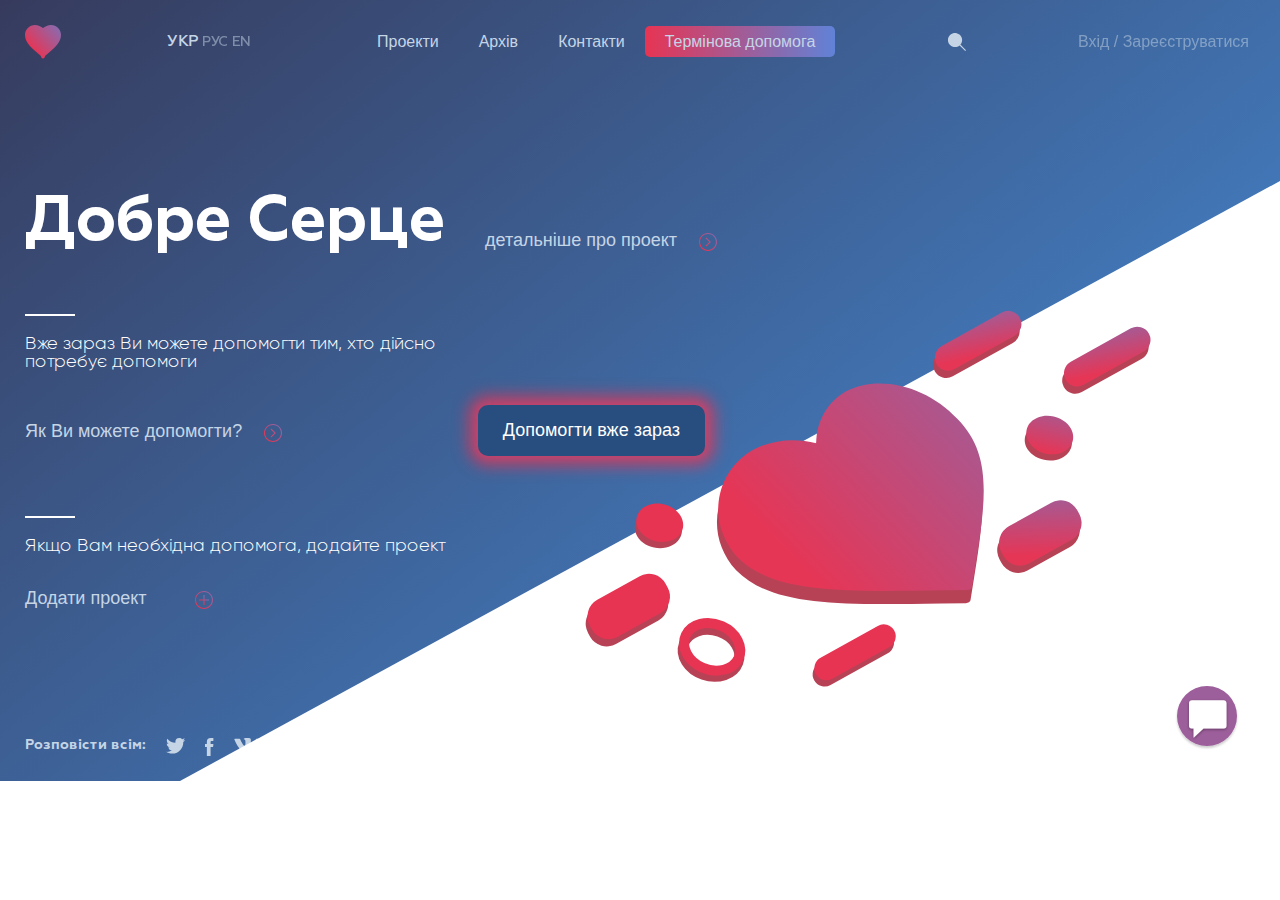
<file: src/index.html>
<!DOCTYPE html>
<html lang="uk">
<head>
  <meta charset="UTF-8">
  <meta name="viewport" content="width=device-width, initial-scale=1.0">
  <meta http-equiv="X-UA-Compatible" content="ie=edge">
  <title>Добре Серце</title>
  <link rel="stylesheet" href="sass/style.css">
  <link rel="icon" href="img/logo.png" type="image/x-icon">
</head>
<body>
    <header class="header">
      <!-- <div class="navbar_on">
        <div class="searchSvg_on">
          <button type="button" id="searchBtn" class="searchSvg">
            <img src="img/search.svg">  
          </button>
        </div>
        <div class="navbar__btn_on ">
          <a href="../error/error.html"><button class="navbar__btn">Вхід / Зареєструватися</button></a>
        </div>
      </div> -->
      <div class="navbar">
        <div class="logo"><a href="../src/index.html"></a><img src="img/logo.svg"></a></div>
        <div class="menulanguage">
          <a class="ua" href="#">УКР</a>
          <a class="menulanguage__item" href="#">РУС</a>
          <a class="menulanguage__item" href="#">EN</a>
        </div>
        <nav>
          <ul class="navMenu">
            <li><a class="navMenu__a" href="../project/project.html">Проекти</a></li>
            <li><a class="navMenu__a" href="../archive/archive.html">Архів</a></li>
            <li><a class="navMenu__a" href="../contact/contact.html">Контакти</a></li>
            <li><a class="navMenu__a navMenu__a-gradient" href="../help/help.html">Термінова допомога</a></li>
          </ul>
        </nav>
          <button type="button" id="searchBtn" class="searchSvg">
            <img src="img/search.svg">  
          </button>
        <div class="navbar__btn_off">
          <a href="../error/error.html"><button class="navbar__btn">Вхід / Зареєструватися</button></a>
        </div>
      </div>
      <div id="search" class="search">
        <p class="searchText">Пошук:</p>
        <div class="afterInput">
        </div>
      </div>
      <div class="bigSearch">
          <div class="bigSearch_container">
            <p class="bigSearch_container_topic">Проекти</p>
            <div class="bigSearch_container_allText">
              <div class="bigSearch_container_text_1">
                <p class="bigSearch_container_text">Діти</p>
                <p class="bigSearch_container_text_small">Для операції на сердце маленькому хлопчику, необхідно зібрати гроші на ліки</p>
                <img class="bigSearch_container_smallLine" src="img/smallLine.svg" alt="123 ">
                <p class="bigSearch_container_text_small">Збираємо гроші на лікування п’ятирічного Василя, який став жертвою ДТП </p>
                <img class="bigSearch_container_bigLine" src="img/bigLine.svg" alt="">
              </div>
              <div class="bigSearch_container_text_2">
                <p class="bigSearch_container_text">Війна</p>
                <p class="bigSearch_container_text_small">Необхідно зібрати ліки для поранених бійців із зони АТО </p>
              </div>
            </div>
            <p class="bigSearch_container_topic">Архів</p>
            <div class="bigSearch_container_allText">
              <div class="bigSearch_container_text_1">
                <p class="bigSearch_container_text">Діти</p>
                <p class="bigSearch_container_text_small">Необхідно купити ліки для дитячого будинку в місті Київ</p>
              </div>
            </div>
          </div>
      </div>
    <div class="forma_flex">
      <div class="background2"></div>
      <input class="close_forma" onclick="close_forma()" type="image" src="img/Close.svg">
      <div class="background">
        <div class="wcontainer">
          <form id = "data"></form>
          <label id = "updata"></label>
            <center>
              <p class="text">Заповніть форму</p>
            </center>
            <ul class="navMenu1">
              <li><a class="f" href="#" onclick="pls2()">Фіз. особа</a></li>
              <li><a class="u" href="#" onclick="pls()">Юр. особа</a></li>
            </ul>
            <p class="logotip">+ Логотип</p>
            <div class="textAll">
              <div class="textLeft">
                <div class="nameFamily">
                  <div class="name">
                    <p>Ім'я</p>
                    <input required autofocus form="data" for="updata" minlength="3" maxlength="10"  pattern="^[A-Za-zА-Яа-яЁёІіЇїЄє]+$" type="text" name="dick" class="nameBtn">
                  </div>
                  <div class="name">
                      <p>Фамілія</p>
                    <input required autofocus form="data" for="updata" minlength="3" maxlength="12"  pattern="^[A-Za-zА-Яа-яЁёІіЇїЄє]+$" type="text"  name="dick" class="nameBtn">
                    </div>
                  </div>
                <div class="name company">
                  <p>Назва компаніі, організації</p>
                  <input required autofocus form="data" for="updata" minlength="3" maxlength="12" pattern="^[A-Za-zА-Яа-яЁёІіЇїЄє]+$+\s" type="text" class="familyBtn">
                </div>
                <div class="name company">
                  <p>Email-адрес</p>
                  <input required autofocus form="data" pattern="^[A-Za-z]+[ 0-9]+$" type="text" class="familyBtn">
                </div>
                <div class="name company">
                  <p>Номер телефону</p>
                  <input required autofocus form="data" minlength="10" maxlength="12" pattern="^[0-9]+$" type="text" class="familyBtn">
                </div>
                <div class="uface urface">
                  <div class="name company">
                    <p>Юридична адреса</p>
                    <input required autofocus form="data" minlength="5" maxlength="20" type="text" class="familyBtn"">
                  </div>
                  <div class="nameFamily city">
                    <div class="name">
                      <p>Найменування банку</p>
                      <input required autofocus form="data" minlength="5" maxlength="20" type="text" class="nameBtn">
                    </div>
                    <div class="name">
                      <p>МФО банку</p>
                      <input required autofocus form="data" minlength="5" maxlength="20" type="text" class="nameBtn">
                    </div>
                  </div>
                  <div class="name company">
                    <p>Розрахунковий рахунок</p>
                    <input required autofocus form="data" minlength="5" maxlength="20" pattern="^[0-9]+$" type="text" class="familyBtn"">
                  </div>
                </div>
              </div>
              <div class="textRight">
                <div class="country">
                  <p>Країна</p>
                  <input required autofocus form="data" minlength="3" maxlength="15" pattern="^[A-Za-zА-Яа-яЁёІіЇїЄє]+$" type="text" class="familyBtn">
                </div>
                  <div class="nameFamily city">
                    <div class="name">
                      <p>Місто</p>
                      <input required autofocus form="data" minlength="3" maxlength="15" pattern="^[A-Za-zА-Яа-яЁёІіЇїЄє]+$" type="text" class="nameBtn">
                    </div>
                    <div class="name">
                      <p>Штат, район</p>
                      <input required autofocus form="data" minlength="3" maxlength="15" type="text" class="nameBtn">
                    </div>
                  </div>
                  <div class="name">
                    <p>Адреса</p>
                    <input required autofocus form="data" minlength="5" maxlength="20" type="text" class="familyBtn">
                  </div>
                  <div class="name">
                    <p>Поштовий індекс</p>
                    <input required autofocus form="data" minlength="5" maxlength="20" pattern="^[0-9]+$+\s" type="text" class="nameBtn">
                  </div>
                  <div class="uface urface2">
                    <div class="nameFamily city">
                      <div class="name">
                        <p>ЗКПО</p>
                        <input required autofocus form="data" minlength="3" maxlength="20" type="text" class="nameBtn">
                      </div>
                      <div class="name">
                        <p>Тип оподаткування</p>
                        <input required autofocus form="data" minlength="3" maxlength="20" type="text" class="nameBtn">
                      </div>
                    </div>
                    <div class="nameFamily city">
                      <div class="name">
                        <p>ІНН</p>
                        <input required autofocus form="data" minlength="3" maxlength="20" type="text" class="nameBtn">
                      </div>
                      <div class="name">
                        <p>Система оподаткування</p>
                        <input required autofocus form="data" minlength="3" maxlength="20" type="text" class="nameBtn">
                      </div>
                    </div>
                    <div class="nameFamily city">
                      <div class="name">
                        <p>Телефон бугалтерії</p>
                        <input required autofocus form="data" minlength="10" maxlength="12" pattern="^[0-9]+$" type="text" class="nameBtn">
                      </div>
                      <div class="name">
                        <p>Факс</p>
                        <input required autofocus form="data" minlength="3" maxlength="20" type="text" class="nameBtn">
                      </div>
                    </div>
                  </div>
                </div>
              </div>
        <center>
          <p class="text aid">Види допомоги</p>
          <p class="textDop">Ви можете змінити вид допомоги</p>
        </center>
        <div class="fons">
          <div class="fons_icon">
            <div class="fonDis land">
                <svg xmlns="http://www.w3.org/2000/svg" width="40.384" height="40" viewBox="0 0 32.384 40">
                  <path id="Shape_land" d="M32.336,12.753l-2.8,18.974a4.339,4.339,0,0,1-1.379,2.532c-.449.447-.748.744-.748,2.2v2.369a1.176,1.176,0,1,1-2.353,0V36.454a4.6,4.6,0,0,1,1.445-3.864,2.005,2.005,0,0,0,.715-1.256l2.788-18.915c.042-.289.12-1.271-.642-1.376a.828.828,0,0,0-.647.134,1.329,1.329,0,0,0-.442.889l-1.169,7.8a1.175,1.175,0,0,1-1.835.791.875.875,0,0,1-.513-.184,1.171,1.171,0,0,1-.539-1.054l.671-12.438a1.133,1.133,0,0,0-1.016-1.252,1.113,1.113,0,0,0-1.207,1.012L21.578,18a1.154,1.154,0,0,1-1.249,1.061c-.191-.012-.384-.024-.579-.026A1.179,1.179,0,0,1,18.6,17.875l-.271-14.4a1.1,1.1,0,1,0-2.2-.024l-.278,15.5a1.177,1.177,0,0,1-.673,1.042c-.146.071-.287.141-.421.216a1.162,1.162,0,0,1-1.12.019A1.184,1.184,0,0,1,13,19.3L11.79,6.76a1.11,1.11,0,0,0-.391-.767,1.158,1.158,0,0,0-.812-.256,1.108,1.108,0,0,0-1.007,1.2l1.184,16.7a1.176,1.176,0,0,1-2.094.814l-3.649-4.6a1.442,1.442,0,0,0-1.976-.645,1.368,1.368,0,0,0-.642.838,1.35,1.35,0,0,0,.141,1.042l8.3,14.322a1.357,1.357,0,0,0,.864.645,1.176,1.176,0,0,1,.9,1.144v1.624a1.176,1.176,0,1,1-2.353,0V38a3.689,3.689,0,0,1-1.445-1.407L.505,22.271a3.73,3.73,0,0,1,1.362-5.1,3.73,3.73,0,0,1,5.092,1.362L8.15,20.026l-.915-12.9a3.463,3.463,0,0,1,6.5-1.918l.033-1.772a3.454,3.454,0,0,1,6.908.021l.033,1.755a3.518,3.518,0,0,1,.831-1.021,3.472,3.472,0,0,1,5.692,2.96l-.125,2.3c.061-.054.127-.106.191-.155a3.173,3.173,0,0,1,2.4-.584c1.847.256,2.936,1.92,2.64,4.04Z" fill="#c5d5e6"/>
                </svg>              
            </div>
            <p class="fons_text land_text">Зробити</p>
          </div>
          <div class="fons_icon">
              <div class="fonDis money">
                <svg xmlns="http://www.w3.org/2000/svg" width="40" height="40.977" viewBox="0 0 40 32.977">
                  <path id="Shape_money" d="M3.647,32.977A3.637,3.637,0,0,1,0,29.358V3.619H.033A3.638,3.638,0,0,1,3.68,0H40V29.083H35.393v3.894Z" fill="#ffffff"/>
                </svg>
            </div>
            <p class="fons_text money_text">Фінансова допомога</p>
          </div>
          <div class="fons_icon">
            <div class="fonDis clothes">
                <svg xmlns="http://www.w3.org/2000/svg" width="39.805" height="40.06" viewBox="0 0 39.805 55.06">
                  <g id="clothes" transform="translate(-0.119)">
                    <g id="Group">
                      <path id="Shape_clothes" d="M9.125,30.595a.971.971,0,0,1-.97-.97V14.192l-2.09,1.045a.971.971,0,0,1-1.228-.309l-4.66-6.6A.971.971,0,0,1,.349,7.021L8.5.23A.965.965,0,0,1,9.125,0H30.678A.969.969,0,0,1,31.3.229l8.151,6.792a.97.97,0,0,1,.171,1.306l-4.659,6.6a.971.971,0,0,1-1.228.309l-2.09-1.045v2.617a.971.971,0,1,1-1.941,0V1.941H26.04a6.213,6.213,0,0,1-12.274,0H10.1V28.653h5.938a.971.971,0,1,1,0,1.941Z" transform="translate(0.12)" fill="#c5d5e6"/>
                      <path id="Shape_clothes_2" data-name="Shape" d="M13.015,36.152a.971.971,0,0,1-.969-.917L10.731,11.579,9.416,35.235a.97.97,0,0,1-.969.917H.971A.971.971,0,0,1,0,35.181V.971A.971.971,0,0,1,.971,0h19.52a.971.971,0,0,1,.971.971v34.21a.971.971,0,0,1-.971.971Z" transform="translate(18.304 18.908)" fill="#c5d5e6"/>
                    </g>
                  </g>
                </svg>              
            </div>
             <p class="fons_text clothes_text">Матеріальна допомога</p>
          </div>
          <div class="fons_icon">
            <div class="fonDis heart">
                <svg xmlns="http://www.w3.org/2000/svg" width="40.843" height="40.685" viewBox="0 0 38.843 36.685">
                  <g id="donation" transform="translate(-0.035 -0.001)">
                    <g id="Group">
                      <path id="Shape_heart" d="M.718,2.1A5.449,5.449,0,0,1,4,5.381a1.079,1.079,0,1,0,2.034-.72A7.521,7.521,0,0,0,1.44.062,1.079,1.079,0,1,0,.718,2.1Z" transform="translate(28.096 4.688)" fill="#c5d5e6"/>
                      <path id="Shape_heart_2" data-name="Shape" d="M18.9,36.554a1.08,1.08,0,0,0,1.034,0c12.28-6.7,18.9-17.718,18.9-24.685A11.87,11.87,0,0,0,16.212,6.86a1.079,1.079,0,1,0,1.955.912,9.713,9.713,0,0,1,18.518,4.1c0,6.335-6.445,16.4-17.264,22.5C8.6,28.269,2.158,18.2,2.158,11.869a9.717,9.717,0,0,1,13.6-8.9A1.079,1.079,0,1,0,16.622.991,11.874,11.874,0,0,0,0,11.869C0,18.836,6.626,29.855,18.9,36.554Z" transform="translate(0.035 0.001)" fill="#c5d5e6"/>
                    </g>
                  </g>
                </svg>
            </div>
            <p class="fons_text heart_text">Волонтерство</p>
          </div>
        </div>
        <div class="bg2a"></div>
          <center>
            <div class="bg2b">
              <div class="bank">
                <div class="cartas__carta">
                  <div class="cartas">
                    <p class="cartas__text">Спосіб оплати </p>
                    <div class="cartas_0 visa">
                      <div class="cartas_0_photo">
                        <img src="img/visa.svg" alt="">
                        <img src="img/visa1.svg" alt="">
                      </div>
                      <p class="cartas_1">Карта Visa/MasterCard</p>
                    </div>
                    <div class="cartas_0 privat">
                      <div>
                        <p class="cartas_2">Приват24</p>
                      </div>
                      <div>
                        <p class="cartas_22">Приват24</p>
                      </div>
                    </div>
                    <div class="cartas_0 terminal">
                      <img class="cartas_3" src="img/terminal.svg" alt="">
                      <p class="cartas_33">Термінали України</p>
                    </div>
                    <div class="cartas_0 webmoney">
                      <img class="cartas_4" src="img/webmoney.svg" alt="">
                      <p class="cartas_44">WebMoney</p>
                    </div>
                    <div class="cartas_0 paypal">
                      <img class="cartas_5" src="img/paypal.svg" alt="">
                      <p class="cartas_55">PayPal</p>
                    </div>
                    <div class="cartas_0 perekaz">
                      <div>
                        <img class="cartas_6" src="img/perekaz.svg" alt="">
                      </div>
                      <div>
                        <p class="cartas_66">Банковський переказ</p>
                      </div>
                    </div>
                  </div>
                <div class="carta">
                  <div class="carta__center">
                    <p class="carta__text">Введіть наступні данні</p>
                      <div class="carta__Btns">
                        <p class="carta__Btns__text">Номер карти</p>
                        <input required id="nomer1" onkeyup="perevirka(this, 'nomer2')" size="4" maxlength="4" form="data" class="carta__Btn" name="number" type="text"> 
                        <input required id="nomer2" onkeyup="perevirka(this, 'nomer3')" autofocus size="4" maxlength="4" form="data" class="carta__Btn" name="number" type="text"> 
                        <input required id="nomer3" onkeyup="perevirka(this, 'nomer4')" autofocus size="4" maxlength="4" form="data" class="carta__Btn" name="number" type="text"> 
                        <input required id="nomer4" onkeyup="perevirka(this, 'date')" autofocus size="4" maxlength="4" form="data" class="carta__Btn" name="number" type="text">
                        <p class="carta__code_text1">Термін дії</p>
                        <p class="carta__code_text2">CVC/CVV</p>
                        <div class="carta__code">
                        <input required id="date" onkeyup="perevirka(this, 'nomer_cod')" autofocus autocomplete="off" size="4" maxlength="4" form="data" class="carta__input" type="text">
                        <input required id="nomer_cod" autofocus autocomplete="off" size="3" maxlength="3" form="data" class="carta__input" name="number" type="password">
                      </div> 
                    </div>
                  </div>
                </div>
              </div>
            </div>
          </div>
        </center>
      <center>
        <button form="data" class="Btn_help">
        Допомогти
      </button>
      </center>
        </div> 
          </div>
        </div>
        <div class="help_flex">
          <div class="help_background">
            <input class="help_close" onclick="close_help()" type="image" src="img/Close.svg">
            <div class="help_container">
              <center>
                <p class="help_container_Bigtext">Види допомоги</p>
              </center>
              <div class="help_container_photos">
                <div>
                  <div class="fons_icon">
                    <div class="fonDis">
                        <svg xmlns="http://www.w3.org/2000/svg" width="40.384" height="40" viewBox="0 0 32.384 40">
                          <path id="Shape_land" d="M32.336,12.753l-2.8,18.974a4.339,4.339,0,0,1-1.379,2.532c-.449.447-.748.744-.748,2.2v2.369a1.176,1.176,0,1,1-2.353,0V36.454a4.6,4.6,0,0,1,1.445-3.864,2.005,2.005,0,0,0,.715-1.256l2.788-18.915c.042-.289.12-1.271-.642-1.376a.828.828,0,0,0-.647.134,1.329,1.329,0,0,0-.442.889l-1.169,7.8a1.175,1.175,0,0,1-1.835.791.875.875,0,0,1-.513-.184,1.171,1.171,0,0,1-.539-1.054l.671-12.438a1.133,1.133,0,0,0-1.016-1.252,1.113,1.113,0,0,0-1.207,1.012L21.578,18a1.154,1.154,0,0,1-1.249,1.061c-.191-.012-.384-.024-.579-.026A1.179,1.179,0,0,1,18.6,17.875l-.271-14.4a1.1,1.1,0,1,0-2.2-.024l-.278,15.5a1.177,1.177,0,0,1-.673,1.042c-.146.071-.287.141-.421.216a1.162,1.162,0,0,1-1.12.019A1.184,1.184,0,0,1,13,19.3L11.79,6.76a1.11,1.11,0,0,0-.391-.767,1.158,1.158,0,0,0-.812-.256,1.108,1.108,0,0,0-1.007,1.2l1.184,16.7a1.176,1.176,0,0,1-2.094.814l-3.649-4.6a1.442,1.442,0,0,0-1.976-.645,1.368,1.368,0,0,0-.642.838,1.35,1.35,0,0,0,.141,1.042l8.3,14.322a1.357,1.357,0,0,0,.864.645,1.176,1.176,0,0,1,.9,1.144v1.624a1.176,1.176,0,1,1-2.353,0V38a3.689,3.689,0,0,1-1.445-1.407L.505,22.271a3.73,3.73,0,0,1,1.362-5.1,3.73,3.73,0,0,1,5.092,1.362L8.15,20.026l-.915-12.9a3.463,3.463,0,0,1,6.5-1.918l.033-1.772a3.454,3.454,0,0,1,6.908.021l.033,1.755a3.518,3.518,0,0,1,.831-1.021,3.472,3.472,0,0,1,5.692,2.96l-.125,2.3c.061-.054.127-.106.191-.155a3.173,3.173,0,0,1,2.4-.584c1.847.256,2.936,1.92,2.64,4.04Z" fill="#c5d5e6"/>
                        </svg>              
                    </div>
                    <p class="fons_text_help">Зробити</p>
                  </div>
                  <p class="help_container_text">
                    Натискайте цю кнопку,
                    якщо Ви хочете зробити,
                    наприклад: ремонт у 
                    дитячому будинку,
                    складну операцію,
                    побудувати дитячий
                    майданчик або побудувати житло
                    для переселенців і тд.
                  </p>
                  <p class="help_container_text1">
                    Ця кнопка, для організацій, які можуть взяти на себе відповідальність за увесь проект. 
                  </p>
                </div>
                <div>
                  <div class="fons_icon">
                    <div class="fonDis">
                      <svg xmlns="http://www.w3.org/2000/svg" width="40" height="40.977" viewBox="0 0 40 32.977">
                        <path id="Shape_money" d="M3.647,32.977A3.637,3.637,0,0,1,0,29.358V3.619H.033A3.638,3.638,0,0,1,3.68,0H40V29.083H35.393v3.894Z" fill="#c5d5e6"/>
                      </svg>
                  </div>
                  <p class="fons_text_help">Фінансова допомога</p>
                </div>
                  <p class="help_container_text">
                    Перераховуйте гроші тим, хто дійсно потребує цього. 
                  </p>
                </div>
                <div>
                  <div class="fons_icon">
                    <div class="fonDis">
                        <svg xmlns="http://www.w3.org/2000/svg" width="39.805" height="40.06" viewBox="0 0 39.805 55.06">
                          <g id="clothes" transform="translate(-0.119)">
                            <g id="Group">
                              <path id="Shape_clothes" d="M9.125,30.595a.971.971,0,0,1-.97-.97V14.192l-2.09,1.045a.971.971,0,0,1-1.228-.309l-4.66-6.6A.971.971,0,0,1,.349,7.021L8.5.23A.965.965,0,0,1,9.125,0H30.678A.969.969,0,0,1,31.3.229l8.151,6.792a.97.97,0,0,1,.171,1.306l-4.659,6.6a.971.971,0,0,1-1.228.309l-2.09-1.045v2.617a.971.971,0,1,1-1.941,0V1.941H26.04a6.213,6.213,0,0,1-12.274,0H10.1V28.653h5.938a.971.971,0,1,1,0,1.941Z" transform="translate(0.12)" fill="#c5d5e6"/>
                              <path id="Shape_clothes_2" data-name="Shape" d="M13.015,36.152a.971.971,0,0,1-.969-.917L10.731,11.579,9.416,35.235a.97.97,0,0,1-.969.917H.971A.971.971,0,0,1,0,35.181V.971A.971.971,0,0,1,.971,0h19.52a.971.971,0,0,1,.971.971v34.21a.971.971,0,0,1-.971.971Z" transform="translate(18.304 18.908)" fill="#c5d5e6"/>
                            </g>
                          </g>
                        </svg>              
                    </div>
                     <p class="fons_text_help">Матеріальна допомога</p>
                  </div>
                  <p class="help_container_text">
                    Зберіть ліки, речі, їжу, іграшки та інше, для тих, кому це необхідно.
                  </p>
                </div>
                <div>
                  <div class="fons_icon">
                    <div class="fonDis">
                        <svg xmlns="http://www.w3.org/2000/svg" width="40.843" height="40.685" viewBox="0 0 38.843 36.685">
                          <g id="donation" transform="translate(-0.035 -0.001)">
                            <g id="Group">
                              <path id="Shape_heart" d="M.718,2.1A5.449,5.449,0,0,1,4,5.381a1.079,1.079,0,1,0,2.034-.72A7.521,7.521,0,0,0,1.44.062,1.079,1.079,0,1,0,.718,2.1Z" transform="translate(28.096 4.688)" fill="#c5d5e6"/>
                              <path id="Shape_heart_2" data-name="Shape" d="M18.9,36.554a1.08,1.08,0,0,0,1.034,0c12.28-6.7,18.9-17.718,18.9-24.685A11.87,11.87,0,0,0,16.212,6.86a1.079,1.079,0,1,0,1.955.912,9.713,9.713,0,0,1,18.518,4.1c0,6.335-6.445,16.4-17.264,22.5C8.6,28.269,2.158,18.2,2.158,11.869a9.717,9.717,0,0,1,13.6-8.9A1.079,1.079,0,1,0,16.622.991,11.874,11.874,0,0,0,0,11.869C0,18.836,6.626,29.855,18.9,36.554Z" transform="translate(0.035 0.001)" fill="#c5d5e6"/>
                            </g>
                          </g>
                        </svg>
                    </div>
                    <p class="fons_text_help">Волонтерство</p>
                  </div>
                  <p class="help_container_text">
                    Допоможіть ділом або професійними навичками. Підтримайте проекти своєю роботою. 
                  </p>
                </div>
              </div>
            </div>
          </div>
        </div>
      <div class="container">
        <div class="scontainer">
          <div class="header__main">
            <div class="about__project">
              <h1 class="heading">
                Добре Серце
                </h1>
              <a href="../project/project.html" class="strongTxt strongTxt-item">
                детальніше про проект
              </a>
            </div>
            <p class="beforeTitle">Вже зараз Ви можете допомогти тим, хто дійсно потребує допомоги</p>
            <div class="help">
              <a href="#" class="strongTxt strongTxt-item" onclick="open_help()">
                <p>Як Ви можете допомогти?</p>
              </a>
              <button onclick="open_forma()" class="helpNow">Допомогти вже зараз</button>
            </div>
            <p class="beforeTitle">
              Якщо Вам необхідна допомога, додайте проект
            </p>
            <a href="../project/project.html">
            <p class="strongTxt strongTxt-plus">Додати проект</p>
            </a>
          </div>
          <div class="header_main_on">
              <div class="about__project">
                <h1 class="heading">
                  Добре Серце
                  </h1>
              </div>
              <div class="url">
              <a href="../project/project.html" class="strongTxt strongTxt-item">
                Детальніше про проект
              </a>
              <a href="#" class="strongTxt strongTxt-item" onclick="open_help()">
                <p>Як Ви можете допомогти?</p>
              </a>
              </div>
              <center>
              <p class="beforeTitle">Вже зараз Ви можете допомогти тим, хто дійсно потребує допомоги</p>
              </center>
              <div class="help">
              </div>
              <button onclick="open_forma()" class="helpNow">Допомогти вже зараз</button>
              <center>
                <p class="beforeTitle">
                Якщо Вам необхідна допомога, додайте проект
              </p>
              <a href="../project/project.html">
                <p class="strongTxt">Додати проект</p>
              </a>
            </center>
            
          </div>  
        </div>
        <div class="share">
          <p>Розповісти всім:</p>
          <a><img src="img/twiter.svg" alt=""></a>
          <a><img src="img/facebook.svg" alt=""></a>
          <a><img src="img/vk.svg" alt=""></a>
        </div>  
      </div>
      <img class="bigheart" src="img/bigheart.svg" alt="">
      <div class="chat">
        <a><img src="img/chat.svg"></a>
      </div>
    </div>
  </header>
  <script src="https://ajax.googleapis.com/ajax/libs/jquery/3.4.1/jquery.min.js"></script>
  <script src="js/jquery.maskedinput.js"></script>
  <script src="js/main.js"></script>
</body>
</html>
</file>
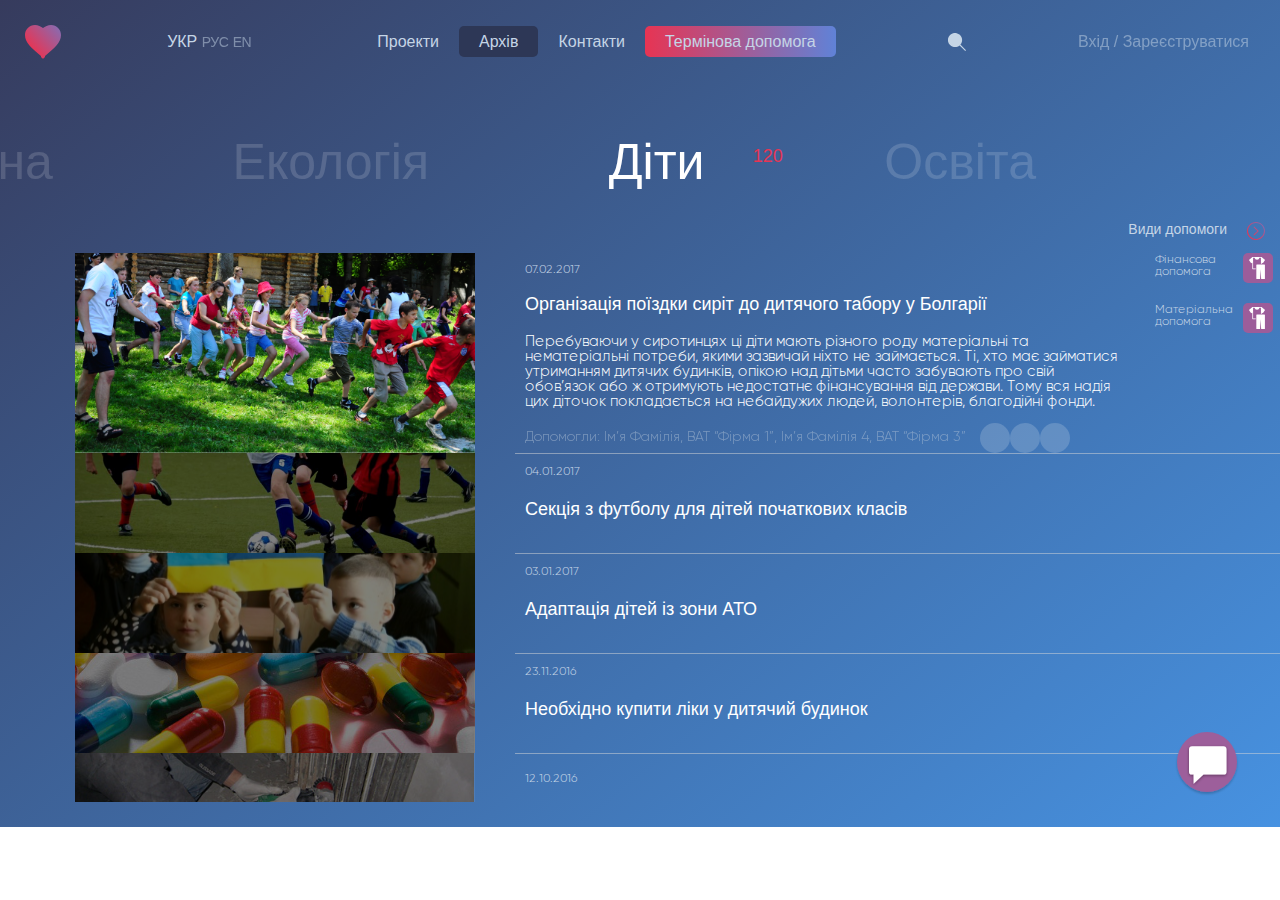
<file: archive/archive.html>
<!DOCTYPE html>
<html lang="uk">
<head>
  <meta charset="UTF-8">
  <meta name="viewport" content="width=device-width, initial-scale=1.0">
  <meta http-equiv="X-UA-Compatible" content="ie=edge">
  <title>Архів</title>
  <link rel="stylesheet" href="sass/style.css">
  <link rel="icon" href="img/logo.png" type="image/x-icon">
</head>
<body>
  <div class="close"></div>
  <header class="header">
    <div class="navbar">
      <div class="logo">
        <a href="../src/index.html"><img src="img/logo.svg"></a>
      </div>
      <div class="menulanguage">
        <a class="ua" href="#">УКР</a>
        <a class="menulanguage__item rus" href="#">РУС</a>
        <a class="menulanguage__item en" href="#">EN</a>
      </div>
      <nav>
        <ul class="navMenu">
          <li class="navMenu__item"><a class="navMenu__a" href="../project/project.html">Проекти</a></li>
          <li class="navMenu__item"><a class="navMenu__b" href="../archive/archive.html">Архів</a></li>
          <li class="navMenu__item"><a class="navMenu__a" href="../contact/contact.html">Контакти</a></li>
          <li class="navMenu__item"><a class="navMenu__a navMenu__a-gradient" href="../help/help.html">Термінова допомога</a></li>
        </ul>
      </nav>
      <button type="button" id="searchBtn" class="searchSvg">
        <img src="img/search.svg">  
      </button>
      <a href="../error/error.html">
        <button class="navbar__btn">Вхід / Зареєструватися</button>
      </a>
    </div>
    <div id="search" class="search">
      <p class="searchText">Пошук:</p>
      <div class="afterInput"></div>
    </div>
    <div class="bigSearch">
      <div class="bigSearch_container">
        <p class="bigSearch_container_topic">Проекти</p>
        <div class="bigSearch_container_allText">
          <div class="bigSearch_container_text_1">
            <p class="bigSearch_container_text">Діти</p>
            <p class="bigSearch_container_text_small">Для операції на сердце маленькому хлопчику, необхідно зібрати гроші на ліки</p>
            <img class="bigSearch_container_smallLine" src="img/smallLine.svg" alt="123 ">
            <p class="bigSearch_container_text_small">Збираємо гроші на лікування п’ятирічного Василя, який став жертвою ДТП </p>
            <img class="bigSearch_container_bigLine" src="img/bigLine.svg" alt="">
          </div>
          <div class="bigSearch_container_text_2">
            <p class="bigSearch_container_text">Війна</p>
            <p class="bigSearch_container_text_small">Необхідно зібрати ліки для поранених бійців із зони АТО </p>
          </div>
        </div>
        <p class="bigSearch_container_topic">Архів</p>
        <div class="bigSearch_container_allText">
          <div class="bigSearch_container_text_1">
            <p class="bigSearch_container_text">Діти</p>
            <p class="bigSearch_container_text_small">Необхідно купити ліки для дитячого будинку в місті Київ</p>
          </div>
        </div>
      </div>
  </div>
  <div class="forma_flex">
    <div class="background2"></div>
    <div class="background">
      <div class="wcontainer">
        <form id = "data"></form>
        <label id = "updata"></label>
        <input class="close_forma" onclick="close_forma()" type="image" src="img/Close.svg">
          <center>
            <p class="text">Заповніть форму</p>
          </center>
          <ul class="navMenu1">
            <li><a class="f" href="#" onclick="pls2()">Фіз. особа</a></li>
            <li><a class="u" href="#" onclick="pls()">Юр. особа</a></li>
          </ul>
          <p class="logotip">+ Логотип</p>
          <div class="textAll">
            <div class="textLeft">
              <div class="nameFamily">
                <div class="name">
                  <p>Ім'я</p>
                  <input required autofocus form="data" for="updata" minlength="3" maxlength="10"  pattern="^[A-Za-zА-Яа-яЁёІіЇїЄє]+$" type="text" name="dick" class="nameBtn">
                </div>
                <div class="name">
                    <p>Фамілія</p>
                  <input required autofocus form="data" for="updata" minlength="3" maxlength="12"  pattern="^[A-Za-zА-Яа-яЁёІіЇїЄє]+$" type="text"  name="dick" class="nameBtn">
                  </div>
                </div>
              <div class="name company">
                <p>Назва компаніі, організації</p>
                <input required autofocus form="data" for="updata" minlength="3" maxlength="12" pattern="^[A-Za-zА-Яа-яЁёІіЇїЄє]+$+\s" type="text" class="familyBtn">
              </div>
              <div class="name company">
                <p>Email-адрес</p>
                <input required autofocus form="data" pattern="^[A-Za-z]+[ 0-9]+$" type="text" class="familyBtn">
              </div>
              <div class="name company">
                <p>Номер телефону</p>
                <input required autofocus form="data" minlength="10" maxlength="12" pattern="^[0-9]+$" type="text" class="familyBtn">
              </div>
              <div class="uface urface">
                <div class="name company">
                  <p>Юридична адреса</p>
                  <input required autofocus form="data" minlength="5" maxlength="20" type="text" class="familyBtn"">
                </div>
                <div class="nameFamily city">
                  <div class="name">
                    <p>Найменування банку</p>
                    <input required autofocus form="data" minlength="5" maxlength="20" type="text" class="nameBtn">
                  </div>
                  <div class="name">
                    <p>МФО банку</p>
                    <input required autofocus form="data" minlength="5" maxlength="20" type="text" class="nameBtn">
                  </div>
                </div>
                <div class="name company">
                  <p>Розрахунковий рахунок</p>
                  <input required autofocus form="data" minlength="5" maxlength="20" pattern="^[0-9]+$" type="text" class="familyBtn"">
                </div>
              </div>
            </div>
            <div class="textRight">
              <div class="country">
                <p>Країна</p>
                <input required autofocus form="data" minlength="3" maxlength="15" pattern="^[A-Za-zА-Яа-яЁёІіЇїЄє]+$" type="text" class="familyBtn">
              </div>
                <div class="nameFamily city">
                  <div class="name">
                    <p>Місто</p>
                    <input required autofocus form="data" minlength="3" maxlength="15" pattern="^[A-Za-zА-Яа-яЁёІіЇїЄє]+$" type="text" class="nameBtn">
                  </div>
                  <div class="name">
                    <p>Штат, район</p>
                    <input required autofocus form="data" minlength="3" maxlength="15" type="text" class="nameBtn">
                  </div>
                </div>
                <div class="name">
                  <p>Адреса</p>
                  <input required autofocus form="data" minlength="5" maxlength="20" type="text" class="familyBtn">
                </div>
                <div class="name">
                  <p>Поштовий індекс</p>
                  <input required autofocus form="data" minlength="5" maxlength="20" pattern="^[0-9]+$+\s" type="text" class="nameBtn">
                </div>
                <div class="uface urface2">
                  <div class="nameFamily city">
                    <div class="name">
                      <p>ЗКПО</p>
                      <input required autofocus form="data" minlength="3" maxlength="20" type="text" class="nameBtn">
                    </div>
                    <div class="name">
                      <p>Тип оподаткування</p>
                      <input required autofocus form="data" minlength="3" maxlength="20" type="text" class="nameBtn">
                    </div>
                  </div>
                  <div class="nameFamily city">
                    <div class="name">
                      <p>ІНН</p>
                      <input required autofocus form="data" minlength="3" maxlength="20" type="text" class="nameBtn">
                    </div>
                    <div class="name">
                      <p>Система оподаткування</p>
                      <input required autofocus form="data" minlength="3" maxlength="20" type="text" class="nameBtn">
                    </div>
                  </div>
                  <div class="nameFamily city">
                    <div class="name">
                      <p>Телефон бугалтерії</p>
                      <input required autofocus form="data" minlength="10" maxlength="12" pattern="^[0-9]+$" type="text" class="nameBtn">
                    </div>
                    <div class="name">
                      <p>Факс</p>
                      <input required autofocus form="data" minlength="3" maxlength="20" type="text" class="nameBtn">
                    </div>
                  </div>
                </div>
              </div>
            </div>
      <center>
        <p class="text aid">Види допомоги</p>
        <p class="textDop">Ви можете змінити вид допомоги</p>
      </center>
      <div class="fons">
        <div class="land">
          <img class="fonDis" src="img/land.svg">
          <p class="textFons">Зробити</p>
        </div>
        <div class="money">
          <img class="fonActive" src="img/money1.svg">
          <p class="textFons">Фінансова допомога</p>
        </div>
        <div class="clothes wh">
          <img class="fonDis" src="img/clothes.svg">
          <p class="textFons">Матеріальна допомога</p>
        </div>
        <div class="heart wh">
          <img class="fonDis" src="img/heart.svg">
          <p class="textFons">Волонтерство</p>
        </div>
      </div>
      <div class="bg2a"></div>
        <center>
          <div class="bg2b">
            <div class="bank">
              <div class="cartas__carta">
                <div class="cartas">
                  <p class="cartas__text">Спосіб оплати </p>
                  <div class="visa"><img class="carti" src="img/visa.svg"></div>
                  <div class="privat"><img class="carti" src="img/privat1.svg"></div>
                  <div class="terminal"><img class="carti" src="img/terminal.svg"></div>
                  <div class="webmoney"><img class="carti" src="img/webmoney.svg"></div>
                  <div class="paypal"><img class="carti" src="img/paypal.svg"></div>
                  <div class="perekaz"><img class="carti" src="img/perekaz.svg"></div>
                </div>
              <div class="carta">
                <div class="carta__center">
                  <p class="carta__text">Введіть наступні данні</p>
                    <div class="carta__Btns">
                      <p class="carta__Btns__text">Номер карти</p>
                      <input required id="nomer1" onkeyup="perevirka(this, 'nomer2')" size="4" maxlength="4" form="data" class="carta__Btn" name="number" type="text"> 
                      <input required id="nomer2" onkeyup="perevirka(this, 'nomer3')" autofocus size="4" maxlength="4" form="data" class="carta__Btn" name="number" type="text"> 
                      <input required id="nomer3" onkeyup="perevirka(this, 'nomer4')" autofocus size="4" maxlength="4" form="data" class="carta__Btn" name="number" type="text"> 
                      <input required id="nomer4" onkeyup="perevirka(this, 'date')" autofocus size="4" maxlength="4" form="data" class="carta__Btn" name="number" type="text">
                      <p class="carta__code_text1">Термін дії</p>
                      <p class="carta__code_text2">CVC/CVV</p>
                      <div class="carta__code">
                      <input required id="date" onkeyup="perevirka(this, 'nomer_cod')" autofocus autocomplete="off" size="4" maxlength="4" form="data" class="carta__input" type="text">
                      <input required id="nomer_cod" autofocus autocomplete="off" size="3" maxlength="3" form="data" class="carta__input" name="number" type="password">
                    </div> 
                  </div>
                </div>
              </div>
            </div>
          </div>
        </div>
      </center>
    <center>
      <button form="data" class="Btn_help">
      Допомогти
    </button>
    </center>
      </div> 
        </div>
      </div>
    <nav class="container">
      <nav>
        <div class="tabs">
        <p class="tab">Війна</p>
        <p class="tab">Екологія</p>
          <div>
            <p class="tabd tabd_l">Діти</p>
            <p class="number">120</p>
          </div>
        <p class="tab">Освіта</p>
        </div>
      </nav>
        <div class="textH">
          <a href="#" onclick="open_help()"><p class="textHelp textHelp-item">Види допомоги</p></a> 
        </div>
          <nav class="allText">
            <div class="text1">
              <img src="img/photo1.png" class="text1_photo">
              <div class="text1_all">
                <p class="text1_data">07.02.2017</p>
                <p class="text1_theme">Організація поїздки сиріт до дитячого табору у Болгарії</p>
                <p class="text1_general">Перебуваючи у сиротинцях ці діти мають різного роду матеріальні та нематеріальні потреби, якими зазвичай ніхто не займається. Ті, хто має займатися утриманням дитячих будинків, опікою над дітьми часто забувають про свій обов’язок або ж отримують недостатнє фінансування від держави. Тому вся надія цих діточок покладається на небайдужих людей, волонтерів, благодійні фонди. </p> 
                <p class="text1_end">Допомогли: Ім’я Фамілія, ВАТ “Фірма 1”, Ім’я Фамілія 4, ВАТ “Фірма 3”</p>
              </div>
              <div class="point">
                <img src="img/point.svg" alt="">
                <img src="img/point.svg" alt="">
                <img src="img/point.svg" alt="">
              </div>
              <div class="help">
                <div class="help_text">
                  <p>Фінансова допомога</p>
                  <p>Матеріальна допомога</p>
                </div>
                <div class="help_icon">
                  <a href="#" onclick="open_forma()"><img src="img/icon_f_help.svg" alt=""></a>
                  <a href="#" onclick="open_forma()"><img src="img/icon_f_help.svg" alt=""></a>
                </div>
              </div>
            </div>
          </nav>
          <img class="line" src="img/line.svg">
          <nav class="allText">
            <div class="text1">
              <img src="img/photo2.png" class="text2_photo">
              <div class="text1_all">
                <p class="text1_data">04.01.2017</p>
                <p class="text1_theme">Секція з футболу для дітей початкових класів</p>
                <p class="text1_general"></p> 
              </div>
            </div>
          </nav>
          <img class="line" src="img/line.svg">
          <nav class="allText">
            <div class="text1">
              <img src="img/photo3.svg" class="text2_photo">
              <div class="text1_all">
                <p class="text1_data">03.01.2017</p>
                <p class="text1_theme">Адаптація дітей із зони АТО</p>
                <p class="text1_general"></p> 
              </div>
            </div>
          </nav>
          <img class="line" src="img/line.svg">
          <nav class="allText">
            <div class="text1">
              <img src="img/photo4.svg" class="text2_photo">
              <div class="text1_all">
                <p class="text1_data">23.11.2016</p>
                <p class="text1_theme">Необхідно купити ліки у дитячий будинок</p>
                <p class="text1_general"></p> 
              </div>
            </div>
          </nav>
          <img class="line" src="img/line.svg">
          <nav class="allText">
            <div class="text1">
            <img src="img/photo5.svg">
              <div class="text1_all">
                <p class="text1_data">12.10.2016</p>
              </div>
            </div>
          </nav>
          <div class="chat">
            <img src="img/chat.svg">
          </div> 
    </nav>
  </header>
  <script src="https://ajax.googleapis.com/ajax/libs/jquery/3.4.1/jquery.min.js"></script>
  <script src="js/jquery.maskedinput.js"></script>
  <script src="js/main.js"></script>
</body> 
</html>
</file>
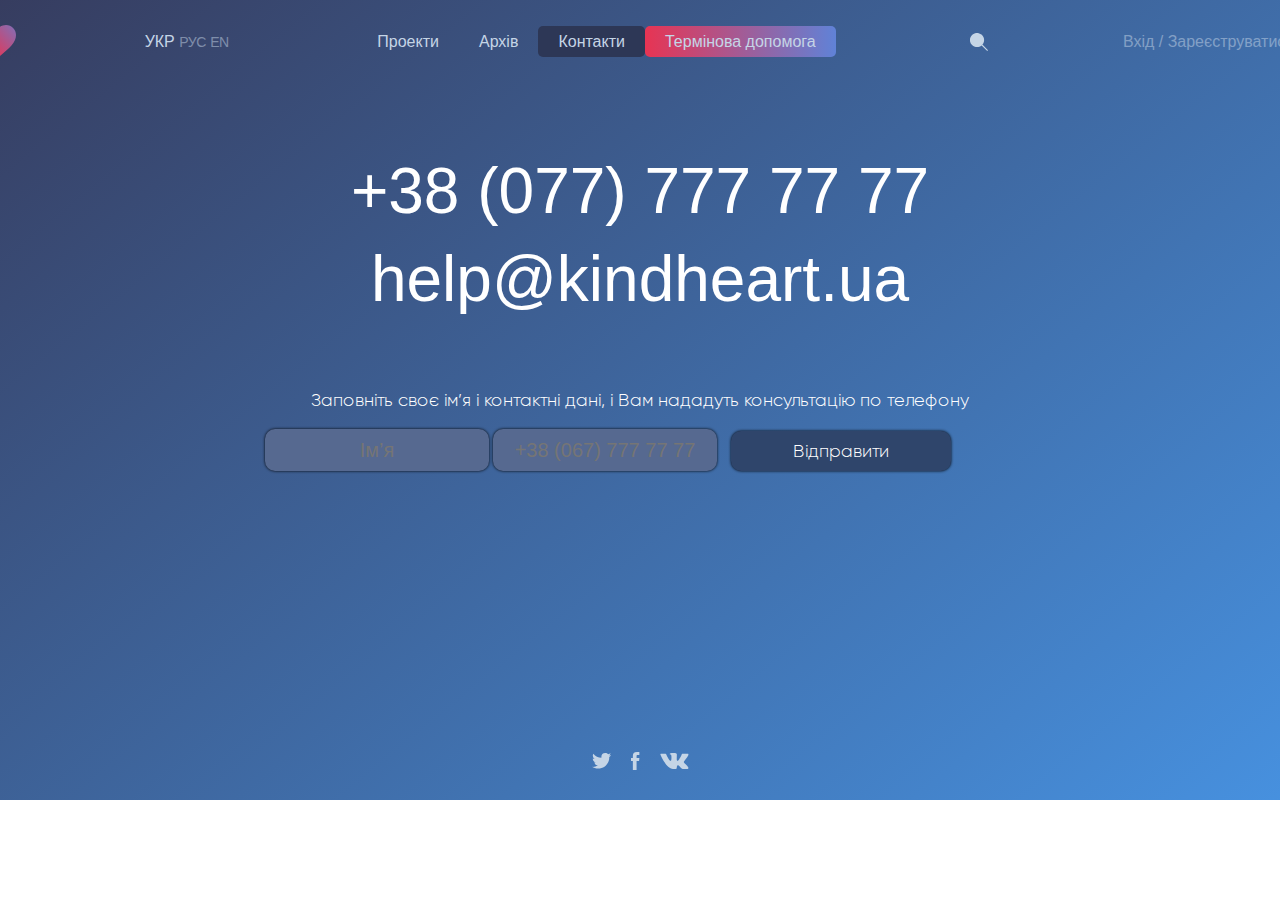
<file: contact/contact.html>
<!DOCTYPE html>
<html lang="uk">
<head>
  <meta charset="UTF-8">
  <meta name="viewport" content="width=device-width, initial-scale=1.0">
  <meta http-equiv="X-UA-Compatible" content="ie=edge">
  <title>Контакти</title>
  <link rel="stylesheet" href="sass/style.css">
  <link rel="icon" href="img/logo.png" type="image/x-icon">
</head>
<body>
  <div class="close"></div>
  <header class="header">
    <div class="navbar">
      <div class="logo"><a href="../src/index.html"><img src="img/logo.svg"></a></div>
      <div class="menulanguage">
        <a class="ua" href="#">УКР</a>
        <a class="menulanguage__item rus" href="#">РУС</a>
        <a class="menulanguage__item en" href="#">EN</a>
      </div>
      <nav>
        <ul class="navMenu">
          <li class="navMenu__item"><a class="navMenu__a" href="../project/project.html">Проекти</a></li>
          <li class="navMenu__item"><a class="navMenu__a" href="../archive/archive.html">Архів</a></li>
          <li class="navMenu__item"><a class="navMenu__b" href="../contact/contact.html">Контакти</a></li>
          <li class="navMenu__item"><a class="navMenu__a navMenu__a-gradient" href="../help/help.html">Термінова допомога</a></li>
        </ul>
      </nav>
      <button type="button" id="searchBtn" class="searchSvg">
        <img src="img/search.svg">  
      </button>
      <a href="../error/error.html">
        <button class="navbar__btn">Вхід / Зареєструватися</button>
      </a>
    </div>
    <div id="search" class="search">
      <p class="searchText">Пошук:</p>
      <div class="afterInput">
      </div>
    </div>
    <div class="bigSearch">
        <div class="bigSearch_container">
          <p class="bigSearch_container_topic">Проекти</p>
          <div class="bigSearch_container_allText">
            <div class="bigSearch_container_text_1">
              <p class="bigSearch_container_text">Діти</p>
              <p class="bigSearch_container_text_small">Для операції на сердце маленькому хлопчику, необхідно зібрати гроші на ліки</p>
              <img class="bigSearch_container_smallLine" src="img/smallLine.svg" alt="123 ">
              <p class="bigSearch_container_text_small">Збираємо гроші на лікування п’ятирічного Василя, який став жертвою ДТП </p>
              <img class="bigSearch_container_bigLine" src="img/bigLine.svg" alt="">
            </div>
            <div class="bigSearch_container_text_2">
              <p class="bigSearch_container_text">Війна</p>
              <p class="bigSearch_container_text_small">Необхідно зібрати ліки для поранених бійців із зони АТО </p>
            </div>
          </div>
          <p class="bigSearch_container_topic">Архів</p>
          <div class="bigSearch_container_allText">
            <div class="bigSearch_container_text_1">
              <p class="bigSearch_container_text">Діти</p>
              <p class="bigSearch_container_text_small">Необхідно купити ліки для дитячого будинку в місті Київ</p>
            </div>
          </div>
        </div>
    </div>
    <div class="container">
      <div class="header__main">
        <div class="tel">
          <p>+38 (077) 777 77 77 </p>
        </div>
        <div class="email">
          <p>help@kindheart.ua</p>
        </div>
        <div class="text">
        <p>Заповніть своє ім’я і контактні дані, і Вам нададуть консультацію по телефону</p> 
        </div>
          <center>
            <div class="btn">
              <form action="">
                <input class="help name" id="Btn_name" required type="text" autocomplete="off" minlength="3" maxlength="12" pattern="^[Яа-яЁёІіЇїЄє-A-Za-zА-Яа-яЁё]+$" placeholder="Ім’я">
                <input class="help name phone" id="Btn_tel" required autocomplete="off" minlength="10" maxlength="12" placeholder="+38 (067) 777 77 77">
                <input class="help press" onclick="Btn()" value="Відправити" type="submit">
                </form>
            </div>
          </center>
          </div> 
        </div>
        <div class="share">
          <img src="img/twiter.svg" alt="">
          <img src="img/facebook.svg" alt="">
          <img src="img/vk.svg" alt="">
        </div>
      <div class="chat">
        <script src="https://ajax.googleapis.com/ajax/libs/jquery/3.4.1/jquery.min.js"></script>
        <script src="js/jquery.maskedinput.js"></script>
        <script src="js/main.js"></script>
      </div>  
  </header>
  <script src="js/main.js"></script>
</body>
</html>
</file>
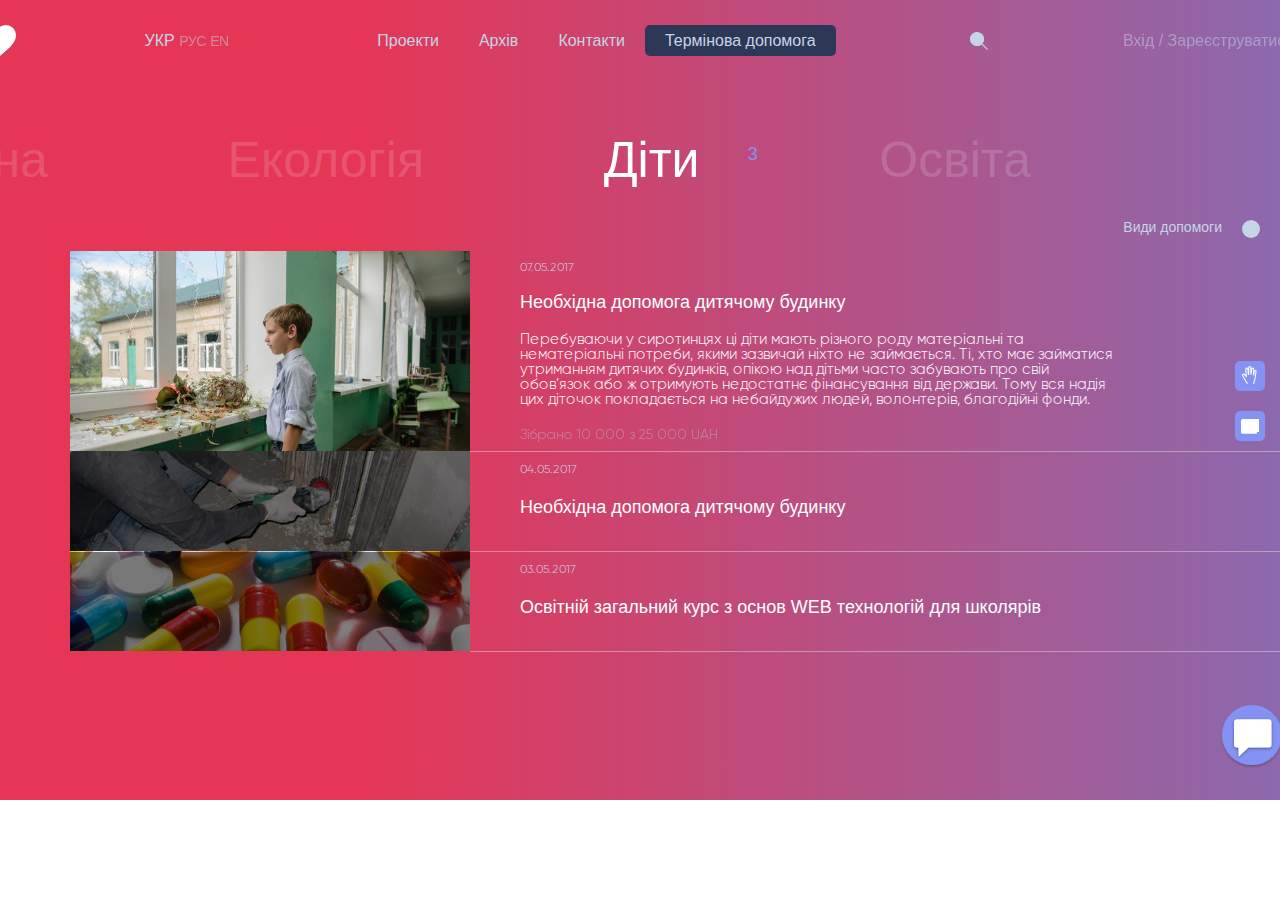
<file: help/help.html>
<!DOCTYPE html>
<html lang="uk">
<head>
  <meta charset="UTF-8">
  <meta name="viewport" content="width=device-width, initial-scale=1.0">
  <meta http-equiv="X-UA-Compatible" content="ie=edge">
  <title>Термінова допомога</title>
  <link rel="stylesheet" href="sass/style.css">
  <link rel="icon" href="img/logo.png" type="image/x-icon">
</head>
<body>
  <div class="close"></div>
  <header class="header">
    <div class="navbar">
      <div class="logo">
        <a href="../src/index.html"><img src="img/logo1.svg"></a>
      </div>
      <div class="menulanguage">
        <a class="ua" href="#">УКР</a>
        <a class="menulanguage__item rus" href="#">РУС</a>
        <a class="menulanguage__item en" href="#">EN</a>
      </div>
      <nav>
        <ul class="navMenu">
          <li class="navMenu__item"><a class="navMenu__a" href="../project/project.html">Проекти</a></li>
          <li class="navMenu__item"><a class="navMenu__a" href="../archive/archive.html">Архів</a></li>
          <li class="navMenu__item"><a class="navMenu__a" href="../contact/contact.html">Контакти</a></li>
          <li class="navMenu__item"><a class="navMenu__b" href="../help/help.html">Термінова допомога</a></li>
        </ul>
      </nav>
      <button type="button" id="searchBtn" class="searchSvg">
        <img src="img/search.svg">  
      </button>
      <a href="../error/error.html">
        <button class="navbar__btn">Вхід / Зареєструватися</button>
      </a>
    </div>
    <div id="search" class="search">
      <p class="searchText">Пошук:</p>
      <div class="afterInput"></div>
    </div>
        <div class="bigSearch">
        <div class="bigSearch_container">
          <p class="bigSearch_container_topic">Проекти</p>
          <div class="bigSearch_container_allText">
            <div class="bigSearch_container_text_1">
              <p class="bigSearch_container_text">Діти</p>
              <p class="bigSearch_container_text_small">Для операції на сердце маленькому хлопчику, необхідно зібрати гроші на ліки</p>
              <img class="bigSearch_container_smallLine" src="img/smallLine.svg" alt="123 ">
              <p class="bigSearch_container_text_small">Збираємо гроші на лікування п’ятирічного Василя, який став жертвою ДТП </p>
              <img class="bigSearch_container_bigLine" src="img/bigLine.svg" alt="">
            </div>
            <div class="bigSearch_container_text_2">
              <p class="bigSearch_container_text">Війна</p>
              <p class="bigSearch_container_text_small">Необхідно зібрати ліки для поранених бійців із зони АТО </p>
            </div>
          </div>
          <p class="bigSearch_container_topic">Архів</p>
          <div class="bigSearch_container_allText">
            <div class="bigSearch_container_text_1">
              <p class="bigSearch_container_text">Діти</p>
              <p class="bigSearch_container_text_small">Необхідно купити ліки для дитячого будинку в місті Київ</p>
            </div>
          </div>
        </div>
    </div>
    <div class="forma_flex">
      <div class="background2"></div>
      <div class="background">
        <div class="wcontainer">
          <form id = "data"></form>
          <label id = "updata"></label>
          <input class="close_forma" onclick="close_forma()" type="image" src="img/Close.svg">
            <center>
              <p class="text">Заповніть форму</p>
            </center>
            <ul class="navMenu1">
              <li><a class="f" href="#" onclick="pls2()">Фіз. особа</a></li>
              <li><a class="u" href="#" onclick="pls()">Юр. особа</a></li>
            </ul>
            <p class="logotip">+ Логотип</p>
            <div class="textAll">
              <div class="textLeft">
                <div class="nameFamily">
                  <div class="name">
                    <p>Ім'я</p>
                    <input required autofocus form="data" for="updata" minlength="3" maxlength="10"  pattern="^[A-Za-zА-Яа-яЁёІіЇїЄє]+$" type="text" name="dick" class="nameBtn">
                  </div>
                  <div class="name">
                      <p>Фамілія</p>
                    <input required autofocus form="data" for="updata" minlength="3" maxlength="12"  pattern="^[A-Za-zА-Яа-яЁёІіЇїЄє]+$" type="text"  name="dick" class="nameBtn">
                    </div>
                  </div>
                <div class="name company">
                  <p>Назва компаніі, організації</p>
                  <input required autofocus form="data" for="updata" minlength="3" maxlength="12" pattern="^[A-Za-zА-Яа-яЁёІіЇїЄє]+$+\s" type="text" class="familyBtn">
                </div>
                <div class="name company">
                  <p>Email-адрес</p>
                  <input required autofocus form="data" pattern="^[A-Za-z]+[ 0-9]+$" type="text" class="familyBtn">
                </div>
                <div class="name company">
                  <p>Номер телефону</p>
                  <input required autofocus form="data" minlength="10" maxlength="12" pattern="^[0-9]+$" type="text" class="familyBtn">
                </div>
                <div class="uface urface">
                  <div class="name company">
                    <p>Юридична адреса</p>
                    <input required autofocus form="data" minlength="5" maxlength="20" type="text" class="familyBtn"">
                  </div>
                  <div class="nameFamily city">
                    <div class="name">
                      <p>Найменування банку</p>
                      <input required autofocus form="data" minlength="5" maxlength="20" type="text" class="nameBtn">
                    </div>
                    <div class="name">
                      <p>МФО банку</p>
                      <input required autofocus form="data" minlength="5" maxlength="20" type="text" class="nameBtn">
                    </div>
                  </div>
                  <div class="name company">
                    <p>Розрахунковий рахунок</p>
                    <input required autofocus form="data" minlength="5" maxlength="20" pattern="^[0-9]+$" type="text" class="familyBtn"">
                  </div>
                </div>
              </div>
              <div class="textRight">
                <div class="country">
                  <p>Країна</p>
                  <input required autofocus form="data" minlength="3" maxlength="15" pattern="^[A-Za-zА-Яа-яЁёІіЇїЄє]+$" type="text" class="familyBtn">
                </div>
                  <div class="nameFamily city">
                    <div class="name">
                      <p>Місто</p>
                      <input required autofocus form="data" minlength="3" maxlength="15" pattern="^[A-Za-zА-Яа-яЁёІіЇїЄє]+$" type="text" class="nameBtn">
                    </div>
                    <div class="name">
                      <p>Штат, район</p>
                      <input required autofocus form="data" minlength="3" maxlength="15" type="text" class="nameBtn">
                    </div>
                  </div>
                  <div class="name">
                    <p>Адреса</p>
                    <input required autofocus form="data" minlength="5" maxlength="20" type="text" class="familyBtn">
                  </div>
                  <div class="name">
                    <p>Поштовий індекс</p>
                    <input required autofocus form="data" minlength="5" maxlength="20" pattern="^[0-9]+$+\s" type="text" class="nameBtn">
                  </div>
                  <div class="uface urface2">
                    <div class="nameFamily city">
                      <div class="name">
                        <p>ЗКПО</p>
                        <input required autofocus form="data" minlength="3" maxlength="20" type="text" class="nameBtn">
                      </div>
                      <div class="name">
                        <p>Тип оподаткування</p>
                        <input required autofocus form="data" minlength="3" maxlength="20" type="text" class="nameBtn">
                      </div>
                    </div>
                    <div class="nameFamily city">
                      <div class="name">
                        <p>ІНН</p>
                        <input required autofocus form="data" minlength="3" maxlength="20" type="text" class="nameBtn">
                      </div>
                      <div class="name">
                        <p>Система оподаткування</p>
                        <input required autofocus form="data" minlength="3" maxlength="20" type="text" class="nameBtn">
                      </div>
                    </div>
                    <div class="nameFamily city">
                      <div class="name">
                        <p>Телефон бугалтерії</p>
                        <input required autofocus form="data" minlength="10" maxlength="12" pattern="^[0-9]+$" type="text" class="nameBtn">
                      </div>
                      <div class="name">
                        <p>Факс</p>
                        <input required autofocus form="data" minlength="3" maxlength="20" type="text" class="nameBtn">
                      </div>
                    </div>
                  </div>
                </div>
              </div>
        <center>
          <p class="text aid">Види допомоги</p>
          <p class="textDop">Ви можете змінити вид допомоги</p>
        </center>
        <div class="fons">
          <div class="land">
            <img class="fonDis" src="img/land.svg">
            <p class="textFons">Зробити</p>
          </div>
          <div class="money">
            <img class="fonActive" src="img/money1.svg">
            <p class="textFons">Фінансова допомога</p>
          </div>
          <div class="clothes wh">
            <img class="fonDis" src="img/clothes.svg">
            <p class="textFons">Матеріальна допомога</p>
          </div>
          <div class="heart wh">
            <img class="fonDis" src="img/heart.svg">
            <p class="textFons">Волонтерство</p>
          </div>
        </div>
        <div class="bg2a"></div>
          <center>
            <div class="bg2b">
              <div class="bank">
                <div class="cartas__carta">
                  <div class="cartas">
                    <p class="cartas__text">Спосіб оплати </p>
                    <div class="visa"><img class="carti" src="img/visa.svg"></div>
                    <div class="privat"><img class="carti" src="img/privat1.svg"></div>
                    <div class="terminal"><img class="carti" src="img/terminal.svg"></div>
                    <div class="webmoney"><img class="carti" src="img/webmoney.svg"></div>
                    <div class="paypal"><img class="carti" src="img/paypal.svg"></div>
                    <div class="perekaz"><img class="carti" src="img/perekaz.svg"></div>
                  </div>
                <div class="carta">
                  <div class="carta__center">
                    <p class="carta__text">Введіть наступні данні</p>
                      <div class="carta__Btns">
                        <p class="carta__Btns__text">Номер карти</p>
                        <input required id="nomer1" onkeyup="perevirka(this, 'nomer2')" size="4" maxlength="4" form="data" class="carta__Btn" name="number" type="text"> 
                        <input required id="nomer2" onkeyup="perevirka(this, 'nomer3')" autofocus size="4" maxlength="4" form="data" class="carta__Btn" name="number" type="text"> 
                        <input required id="nomer3" onkeyup="perevirka(this, 'nomer4')" autofocus size="4" maxlength="4" form="data" class="carta__Btn" name="number" type="text"> 
                        <input required id="nomer4" onkeyup="perevirka(this, 'date')" autofocus size="4" maxlength="4" form="data" class="carta__Btn" name="number" type="text">
                        <p class="carta__code_text1">Термін дії</p>
                        <p class="carta__code_text2">CVC/CVV</p>
                        <div class="carta__code">
                        <input required id="date" onkeyup="perevirka(this, 'nomer_cod')" autofocus autocomplete="off" size="4" maxlength="4" form="data" class="carta__input" type="text">
                        <input required id="nomer_cod" autofocus autocomplete="off" size="3" maxlength="3" form="data" class="carta__input" name="number" type="password">
                      </div> 
                    </div>
                  </div>
                </div>
              </div>
            </div>
          </div>
        </center>
      <center>
        <button form="data" class="Btn_help">
        Допомогти
      </button>
      </center>
        </div> 
          </div>
        </div>
        <div class="help_flex">
          <input class="help_close" onclick="close_help()" type="image" src="img/Close.svg">
          <div class="help_background">
            <div class="help_container">
              <center>
                <p class="help_container_Bigtext">Види допомоги</p>
              </center>
              <div class="help_container_photos">
                <div>
                  <a><img src="img/do.svg"></a>
                  <p class="help_container_text">
                    Натискайте цю кнопку,
                    якщо Ви хочете зробити,
                    наприклад: ремонт у 
                    дитячому будинку,
                    складну операцію,
                    побудувати дитячий
                    майданчик або побудувати житло
                    для переселенців і тд.
                  </p>
                  <p class="help_container_text1">
                    Ця кнопка, для організацій, які можуть взяти на себе відповідальність за увесь проект. 
                  </p>
                </div>
                <div>
                  <a><img src="img/fhelp.svg"></a>
                  <p class="help_container_text">
                    Перераховуйте гроші тим, хто дійсно потребує цього. 
                  </p>
                </div>
                <div>
                  <a><img src="img/mhelp.svg"></a>
                  <p class="help_container_text">
                    Зберіть ліки, речі, їжу, іграшки та інше, для тих, кому це необхідно.
                  </p>
                </div>
                <div>
                  <a><img src="img/volon.svg"></a>
                  <p class="help_container_text">
                    Допоможіть ділом або професійними навичками. Підтримайте проекти своєю роботою. 
                  </p>
                </div>
              </div>
            </div>
          </div>
        </div>
    <nav class="container">
      <nav>
        <div class="tabs">
          <p class="tab">Війна</p>
          <p class="tab">Екологія</p>
          <div>
            <p class="tabd tabd_l">Діти</p>
            <p class="number">3</p>
          </div>
          <p class="tab">Освіта</p>
        </div>
      </nav>
        <div class="textH">
          <a href="#" onclick="open_help()"><p class="textHelp textHelp-item">Види допомоги</p></a> 
        </div>
          <nav class="allText">
            <div class="text1">
              <img src="img/photo1.svg" class="text1_photo">
              <div class="text1_all">
                <p class="text1_data">07.05.2017</p>
                <p class="text1_theme">Необхідна допомога дитячому будинку</p>
                <p class="text1_general">Перебуваючи у сиротинцях ці діти мають різного роду матеріальні та нематеріальні потреби, якими зазвичай ніхто не займається. Ті, хто має займатися утриманням дитячих будинків, опікою над дітьми часто забувають про свій обов’язок або ж отримують недостатнє фінансування від держави. Тому вся надія цих діточок покладається на небайдужих людей, волонтерів, благодійні фонди. </p> 
                <p class="text1_end">Зібрано 10 000 з 25 000 UAH</p>
              </div>
              <div class="icons">
                <a href="#" onclick="open_forma()"><img class="" src="img/help1.svg"></a>
                <a href="#" onclick="open_forma()"><img class="icons_2" src="img/help2.svg"></a>
              </div>
            </div>
          </nav>
          <img class="line" src="img/line.svg">
          <nav class="allText">
            <div class="text1">
              <img src="img/photo2.svg" class="text2_photo">
              <div class="text1_all">
                <p class="text1_data">04.05.2017</p>
                <p class="text1_theme">Необхідна допомога дитячому будинку</p>
                <p class="text1_general"></p> 
              </div>
            </div>
          </nav>
          <img class="line" src="img/line.svg">
          <nav class="allText">
            <div class="text1">
              <img src="img/photo3.svg" class="text2_photo">
              <div class="text1_all">
                <p class="text1_data">03.05.2017</p>
                <p class="text1_theme">Освітній загальний курс з основ WEB технологій для школярів</p>
                <p class="text1_general"></p> 
              </div>
            </div>
          </nav>
          <img class="line" src="img/line.svg">
          <div class="chat">
            <img src="img/chat.svg">
          </div> 
    </nav>
  </header>
  <script src="https://ajax.googleapis.com/ajax/libs/jquery/3.4.1/jquery.min.js"></script>
  <script src="js/jquery.maskedinput.js"></script>
  <script src="js/main.js"></script>
</body> 
</html>
</file>
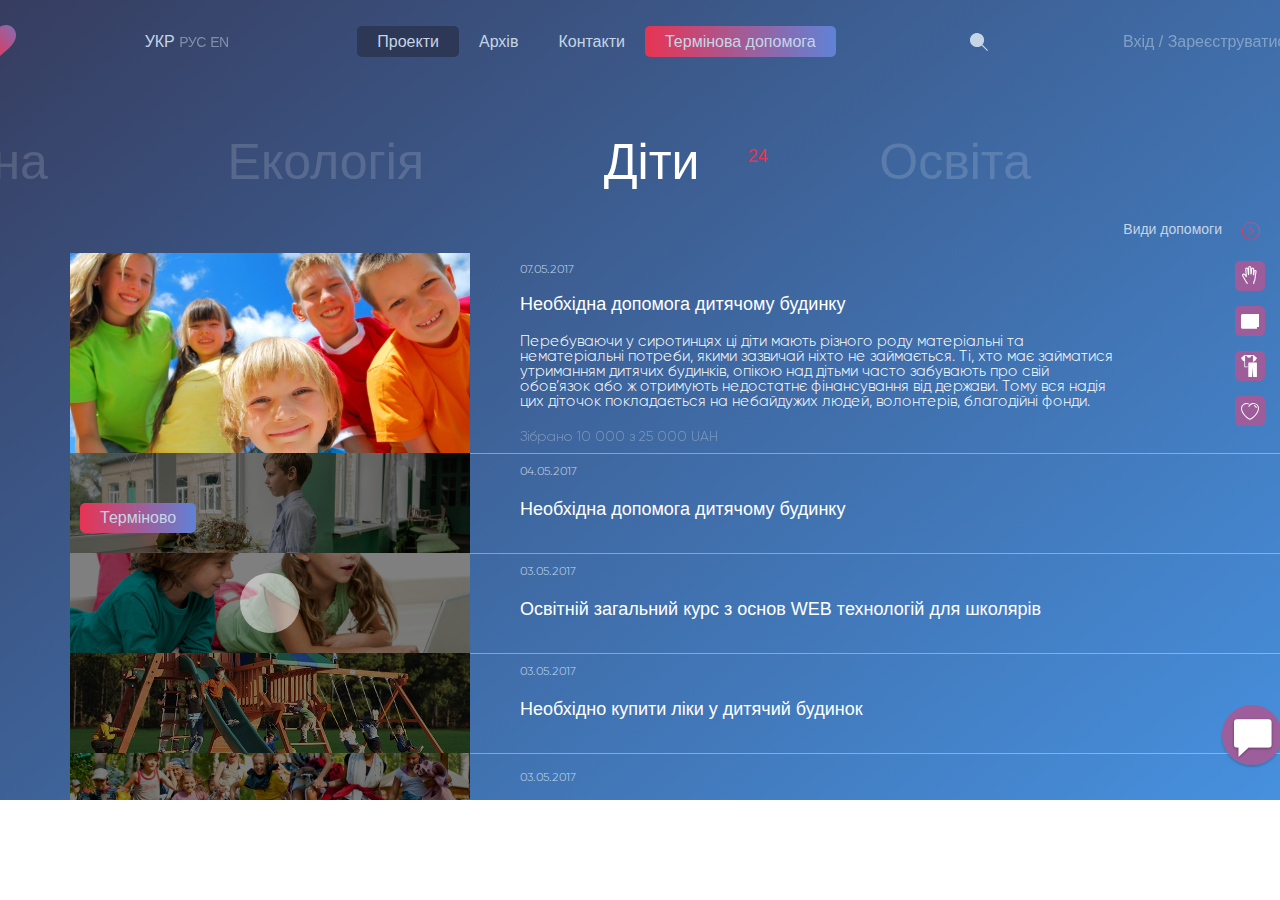
<file: project/project.html>
<!DOCTYPE html>
<html lang="uk">
<head>
  <meta charset="UTF-8">
  <meta name="viewport" content="width=device-width, initial-scale=1.0">
  <meta http-equiv="X-UA-Compatible" content="ie=edge">
  <title>Проекти</title>
  <link rel="stylesheet" href="sass/style.css">
  <link rel="icon" href="img/logo.png" type="image/x-icon">
</head>
<body>
  <div class="close"></div>
  <header class="header">
    <div class="navbar">
      <div class="logo">
        <a href="../src/index.html"><img src="img/logo.svg"></a>
      </div>
      <div class="menulanguage">
        <a class="ua" href="#">УКР</a>
        <a class="menulanguage__item rus" href="#">РУС</a>
        <a class="menulanguage__item en" href="#">EN</a>
      </div>
      <nav>
        <ul class="navMenu">
          <li class="navMenu__item"><a class="navMenu__b" href="../project/project.html">Проекти</a></li>
          <li class="navMenu__item"><a class="navMenu__a" href="../archive/archive.html">Архів</a></li>
          <li class="navMenu__item"><a class="navMenu__a" href="../contact/contact.html">Контакти</a></li>
          <li class="navMenu__item"><a class="navMenu__a navMenu__a-gradient" href="../help/help.html">Термінова допомога</a></li>
        </ul>
      </nav>
      <button type="button" id="searchBtn" class="searchSvg">
        <img src="img/search.svg">  
      </button>
      <a href="../error/error.html">
        <button class="navbar__btn">Вхід / Зареєструватися</button>
      </a>
    </div>
    <div id="search" class="search">
      <p class="searchText">Пошук:</p>
      <div class="afterInput"></div>
    </div>
    <div class="bigSearch">
      <div class="bigSearch_container">
        <p class="bigSearch_container_topic">Проекти</p>
        <div class="bigSearch_container_allText">
          <div class="bigSearch_container_text_1">
            <p class="bigSearch_container_text">Діти</p>
            <p class="bigSearch_container_text_small">Для операції на сердце маленькому хлопчику, необхідно зібрати гроші на ліки</p>
            <img class="bigSearch_container_smallLine" src="img/smallLine.svg" alt="123 ">
            <p class="bigSearch_container_text_small">Збираємо гроші на лікування п’ятирічного Василя, який став жертвою ДТП </p>
            <img class="bigSearch_container_bigLine" src="img/bigLine.svg" alt="">
          </div>
          <div class="bigSearch_container_text_2">
            <p class="bigSearch_container_text">Війна</p>
            <p class="bigSearch_container_text_small">Необхідно зібрати ліки для поранених бійців із зони АТО </p>
          </div>
        </div>
        <p class="bigSearch_container_topic">Архів</p>
        <div class="bigSearch_container_allText">
          <div class="bigSearch_container_text_1">
            <p class="bigSearch_container_text">Діти</p>
            <p class="bigSearch_container_text_small">Необхідно купити ліки для дитячого будинку в місті Київ</p>
          </div>
        </div>
      </div>
  </div>
  <div class="forma_flex">
    <div class="background2"></div>
    <div class="background">
      <div class="wcontainer">
        <form id = "data"></form>
        <label id = "updata"></label>
        <input class="close_forma" onclick="close_forma()" type="image" src="img/Close.svg">
          <center>
            <p class="text">Заповніть форму</p>
          </center>
          <ul class="navMenu1">
            <li><a class="f" href="#" onclick="pls2()">Фіз. особа</a></li>
            <li><a class="u" href="#" onclick="pls()">Юр. особа</a></li>
          </ul>
          <p class="logotip">+ Логотип</p>
          <div class="textAll">
            <div class="textLeft">
              <div class="nameFamily">
                <div class="name">
                  <p>Ім'я</p>
                  <input required autofocus form="data" for="updata" minlength="3" maxlength="10"  pattern="^[A-Za-zА-Яа-яЁёІіЇїЄє]+$" type="text" name="dick" class="nameBtn">
                </div>
                <div class="name">
                    <p>Фамілія</p>
                  <input required autofocus form="data" for="updata" minlength="3" maxlength="12"  pattern="^[A-Za-zА-Яа-яЁёІіЇїЄє]+$" type="text"  name="dick" class="nameBtn">
                  </div>
                </div>
              <div class="name company">
                <p>Назва компаніі, організації</p>
                <input required autofocus form="data" for="updata" minlength="3" maxlength="12" pattern="^[A-Za-zА-Яа-яЁёІіЇїЄє]+$+\s" type="text" class="familyBtn">
              </div>
              <div class="name company">
                <p>Email-адрес</p>
                <input required autofocus form="data" pattern="^[A-Za-z]+[ 0-9]+$" type="text" class="familyBtn">
              </div>
              <div class="name company">
                <p>Номер телефону</p>
                <input required autofocus form="data" minlength="10" maxlength="12" pattern="^[0-9]+$" type="text" class="familyBtn">
              </div>
              <div class="uface urface">
                <div class="name company">
                  <p>Юридична адреса</p>
                  <input required autofocus form="data" minlength="5" maxlength="20" type="text" class="familyBtn"">
                </div>
                <div class="nameFamily city">
                  <div class="name">
                    <p>Найменування банку</p>
                    <input required autofocus form="data" minlength="5" maxlength="20" type="text" class="nameBtn">
                  </div>
                  <div class="name">
                    <p>МФО банку</p>
                    <input required autofocus form="data" minlength="5" maxlength="20" type="text" class="nameBtn">
                  </div>
                </div>
                <div class="name company">
                  <p>Розрахунковий рахунок</p>
                  <input required autofocus form="data" minlength="5" maxlength="20" pattern="^[0-9]+$" type="text" class="familyBtn"">
                </div>
              </div>
            </div>
            <div class="textRight">
              <div class="country">
                <p>Країна</p>
                <input required autofocus form="data" minlength="3" maxlength="15" pattern="^[A-Za-zА-Яа-яЁёІіЇїЄє]+$" type="text" class="familyBtn">
              </div>
                <div class="nameFamily city">
                  <div class="name">
                    <p>Місто</p>
                    <input required autofocus form="data" minlength="3" maxlength="15" pattern="^[A-Za-zА-Яа-яЁёІіЇїЄє]+$" type="text" class="nameBtn">
                  </div>
                  <div class="name">
                    <p>Штат, район</p>
                    <input required autofocus form="data" minlength="3" maxlength="15" type="text" class="nameBtn">
                  </div>
                </div>
                <div class="name">
                  <p>Адреса</p>
                  <input required autofocus form="data" minlength="5" maxlength="20" type="text" class="familyBtn">
                </div>
                <div class="name">
                  <p>Поштовий індекс</p>
                  <input required autofocus form="data" minlength="5" maxlength="20" pattern="^[0-9]+$+\s" type="text" class="nameBtn">
                </div>
                <div class="uface urface2">
                  <div class="nameFamily city">
                    <div class="name">
                      <p>ЗКПО</p>
                      <input required autofocus form="data" minlength="3" maxlength="20" type="text" class="nameBtn">
                    </div>
                    <div class="name">
                      <p>Тип оподаткування</p>
                      <input required autofocus form="data" minlength="3" maxlength="20" type="text" class="nameBtn">
                    </div>
                  </div>
                  <div class="nameFamily city">
                    <div class="name">
                      <p>ІНН</p>
                      <input required autofocus form="data" minlength="3" maxlength="20" type="text" class="nameBtn">
                    </div>
                    <div class="name">
                      <p>Система оподаткування</p>
                      <input required autofocus form="data" minlength="3" maxlength="20" type="text" class="nameBtn">
                    </div>
                  </div>
                  <div class="nameFamily city">
                    <div class="name">
                      <p>Телефон бугалтерії</p>
                      <input required autofocus form="data" minlength="10" maxlength="12" pattern="^[0-9]+$" type="text" class="nameBtn">
                    </div>
                    <div class="name">
                      <p>Факс</p>
                      <input required autofocus form="data" minlength="3" maxlength="20" type="text" class="nameBtn">
                    </div>
                  </div>
                </div>
              </div>
            </div>
      <center>
        <p class="text aid">Види допомоги</p>
        <p class="textDop">Ви можете змінити вид допомоги</p>
      </center>
      <div class="fons">
        <div class="land">
          <img class="fonDis" src="img/land.svg">
          <p class="textFons">Зробити</p>
        </div>
        <div class="money">
          <img class="fonActive" src="img/money1.svg">
          <p class="textFons">Фінансова допомога</p>
        </div>
        <div class="clothes wh">
          <img class="fonDis" src="img/clothes.svg">
          <p class="textFons">Матеріальна допомога</p>
        </div>
        <div class="heart wh">
          <img class="fonDis" src="img/heart.svg">
          <p class="textFons">Волонтерство</p>
        </div>
      </div>
      <div class="bg2a"></div>
        <center>
          <div class="bg2b">
            <div class="bank">
              <div class="cartas__carta">
                <div class="cartas">
                  <p class="cartas__text">Спосіб оплати </p>
                  <div class="visa"><img class="carti" src="img/visa.svg"></div>
                  <div class="privat"><img class="carti" src="img/privat1.svg"></div>
                  <div class="terminal"><img class="carti" src="img/terminal.svg"></div>
                  <div class="webmoney"><img class="carti" src="img/webmoney.svg"></div>
                  <div class="paypal"><img class="carti" src="img/paypal.svg"></div>
                  <div class="perekaz"><img class="carti" src="img/perekaz.svg"></div>
                </div>
              <div class="carta">
                <div class="carta__center">
                  <p class="carta__text">Введіть наступні данні</p>
                    <div class="carta__Btns">
                      <p class="carta__Btns__text">Номер карти</p>
                      <input required id="nomer1" onkeyup="perevirka(this, 'nomer2')" size="4" maxlength="4" form="data" class="carta__Btn" name="number" type="text"> 
                      <input required id="nomer2" onkeyup="perevirka(this, 'nomer3')" autofocus size="4" maxlength="4" form="data" class="carta__Btn" name="number" type="text"> 
                      <input required id="nomer3" onkeyup="perevirka(this, 'nomer4')" autofocus size="4" maxlength="4" form="data" class="carta__Btn" name="number" type="text"> 
                      <input required id="nomer4" onkeyup="perevirka(this, 'date')" autofocus size="4" maxlength="4" form="data" class="carta__Btn" name="number" type="text">
                      <p class="carta__code_text1">Термін дії</p>
                      <p class="carta__code_text2">CVC/CVV</p>
                      <div class="carta__code">
                      <input required id="date" onkeyup="perevirka(this, 'nomer_cod')" autofocus autocomplete="off" size="4" maxlength="4" form="data" class="carta__input" type="text">
                      <input required id="nomer_cod" autofocus autocomplete="off" size="3" maxlength="3" form="data" class="carta__input" name="number" type="password">
                    </div> 
                  </div>
                </div>
              </div>
            </div>
          </div>
        </div>
      </center>
    <center>
      <button form="data" class="Btn_help">
      Допомогти
    </button>
    </center>
      </div> 
        </div>
      </div>
      <div class="help_flex">
        <input class="help_close" onclick="close_help()" type="image" src="img/Close.svg">
        <div class="help_background">
          <div class="help_container">
            <center>
              <p class="help_container_Bigtext">Види допомоги</p>
            </center>
            <div class="help_container_photos">
              <div>
                <a><img src="img/do.svg"></a>
                <p class="help_container_text">
                  Натискайте цю кнопку,
                  якщо Ви хочете зробити,
                  наприклад: ремонт у 
                  дитячому будинку,
                  складну операцію,
                  побудувати дитячий
                  майданчик або побудувати житло
                  для переселенців і тд.
                </p>
                <p class="help_container_text1">
                  Ця кнопка, для організацій, які можуть взяти на себе відповідальність за увесь проект. 
                </p>
              </div>
              <div>
                <a><img src="img/fhelp.svg"></a>
                <p class="help_container_text">
                  Перераховуйте гроші тим, хто дійсно потребує цього. 
                </p>
              </div>
              <div>
                <a><img src="img/mhelp.svg"></a>
                <p class="help_container_text">
                  Зберіть ліки, речі, їжу, іграшки та інше, для тих, кому це необхідно.
                </p>
              </div>
              <div>
                <a><img src="img/volon.svg"></a>
                <p class="help_container_text">
                  Допоможіть ділом або професійними навичками. Підтримайте проекти своєю роботою. 
                </p>
              </div>
            </div>
          </div>
        </div>
      </div>
    <nav class="container">
      <nav>
        <div class="tabs">
          <p class="tab">Війна</p>
          <p class="tab">Екологія</p>
          <div>
            <p class="tabd tabd_l">Діти</p>
            <p class="number">24</p>
          </div>
          <p class="tab">Освіта</p>
        </div>
      </nav>
        <div class="textH">
          <a href="#" onclick="open_help()"><p class="textHelp textHelp-item">Види допомоги</p></a> 
        </div>
          <nav class="allText">
            <div class="text1">
              <img src="img/photo1.svg" class="text1_photo">
              <div class="text1_all">
                <p class="text1_data">07.05.2017</p>
                <p class="text1_theme">Необхідна допомога дитячому будинку</p>
                <p class="text1_general">Перебуваючи у сиротинцях ці діти мають різного роду матеріальні та нематеріальні потреби, якими зазвичай ніхто не займається. Ті, хто має займатися утриманням дитячих будинків, опікою над дітьми часто забувають про свій обов’язок або ж отримують недостатнє фінансування від держави. Тому вся надія цих діточок покладається на небайдужих людей, волонтерів, благодійні фонди. </p> 
                <p class="text1_end">Зібрано 10 000 з 25 000 UAH</p>
              </div>
              <div class="icons">
                <a href="#" onclick="open_forma()"><img class="" src="img/help1.svg"></a>
                <a href="#" onclick="open_forma()"><img class="" src="img/help2.svg"></a>
                <a href="#" onclick="open_forma()"><img class="" src="img/help3.svg"></a>
                <a href="#" onclick="open_forma()"><img class="" src="img/help4.svg"></a>
              </div>
            </div>
          </nav>
          <img class="line" src="img/line.svg">
          <nav class="allText">
            <div class="text1">
              <img src="img/photo2.svg" class="text2_photo">
              <div class="text2_btn">
                <a class="" href="../help/help.html"><p class="btnHelp navMenu__a-gradient">Терміново</p></a>
              </div>
              <div class="text1_all">
                <p class="text1_data">04.05.2017</p>
                <p class="text1_theme">Необхідна допомога дитячому будинку</p>
                <p class="text1_general"></p> 
              </div>
            </div>
          </nav>
          <img class="line" src="img/line.svg">
          <nav class="allText">
            <div class="text1">
              <img src="img/photo3.svg" class="text2_photo">
              <div class="text1_all">
                <p class="text1_data">03.05.2017</p>
                <p class="text1_theme">Освітній загальний курс з основ WEB технологій для школярів</p>
                <p class="text1_general"></p> 
              </div>
            </div>
          </nav>
          <img class="line" src="img/line.svg">
          <nav class="allText">
            <div class="text1">
              <img src="img/photo4.svg" class="text2_photo">
              <div class="text1_all">
                <p class="text1_data">03.05.2017</p>
                <p class="text1_theme">Необхідно купити ліки у дитячий будинок</p>
                <p class="text1_general"></p> 
              </div>
            </div>
          </nav>
          <img class="line" src="img/line.svg">
          <nav class="allText">
            <div class="text1">
            <img src="img/photo5.svg">
              <div class="text1_all">
                <p class="text1_data">03.05.2017</p>
              </div>
            </div>
          </nav>
    </nav>
    <div class="chat">
      <img src="img/chat.svg">
    </div> 
  </header>
  <script src="https://ajax.googleapis.com/ajax/libs/jquery/3.4.1/jquery.min.js"></script>
  <script src="js/jquery.maskedinput.js"></script>
  <script src="js/main.js"></script>
</body> 
</html>
</file>
<file: src/sass/style.css>
html, body, div, span, applet, object, iframe,
h1, h2, h3, h4, h5, h6, p, blockquote, pre,
a, abbr, acronym, address, big, cite, code,
del, dfn, em, img, ins, kbd, q, s, samp,
small, strike, strong, sub, sup, tt, var,
b, u, i, center,
dl, dt, dd, ol, ul, li,
fieldset, form, label, legend,
table, caption, tbody, tfoot, thead, tr, th, td,
article, aside, canvas, details, embed,
figure, figcaption, footer, header, hgroup,
menu, nav, output, ruby, section, summary,
time, mark, audio, video {
  margin: 0;
  padding: 0;
  border: 0;
  font-size: 100%;
  font: inherit;
  vertical-align: baseline;
}

/* HTML5 display-role reset for older browsers */
article, aside, details, figcaption, figure,
footer, header, hgroup, menu, nav, section {
  display: block;
}

body {
  line-height: 1;
}

ol, ul {
  list-style: none;
}

blockquote, q {
  quotes: none;
}

blockquote:before, blockquote:after,
q:before, q:after {
  content: '';
  content: none;
}

table {
  border-collapse: collapse;
  border-spacing: 0;
}

input[type=search]::-webkit-search-cancel-button,
input[type=search]::-webkit-search-decoration,
input[type=search]::-webkit-search-results-button,
input[type=search]::-webkit-search-results-decoration {
  -webkit-appearance: none;
  -moz-appearance: none;
}

input[type=search] {
  -webkit-appearance: none;
  -moz-appearance: none;
  -webkit-box-sizing: content-box;
  box-sizing: content-box;
}

textarea {
  overflow: auto;
  vertical-align: top;
  resize: vertical;
}

/**
 * Correct `inline-block` display not defined in IE 6/7/8/9 and Firefox 3.
 */
audio,
canvas,
video {
  display: inline-block;
  *display: inline;
  *zoom: 1;
  max-width: 100%;
}

/**
 * Prevent modern browsers from displaying `audio` without controls.
 * Remove excess height in iOS 5 devices.
 */
audio:not([controls]) {
  display: none;
  height: 0;
}

/**
 * Address styling not present in IE 7/8/9, Firefox 3, and Safari 4.
 * Known issue: no IE 6 support.
 */
[hidden] {
  display: none;
}

/**
 * 1. Correct text resizing oddly in IE 6/7 when body `font-size` is set using
 *    `em` units.
 * 2. Prevent iOS text size adjust after orientation change, without disabling
 *    user zoom.
 */
html {
  font-size: 100%;
  -webkit-text-size-adjust: 100%;
  -ms-text-size-adjust: 100%;
}

/**
 * Address `outline` inconsistency between Chrome and other browsers.
 */
a:focus {
  outline: thin dotted;
}

/**
 * Improve readability when focused and also mouse hovered in all browsers.
 */
a,
a:active,
a:hover {
  outline: 0;
  text-decoration: none;
}

/**
 * 1. Remove border when inside `a` element in IE 6/7/8/9 and Firefox 3.
 * 2. Improve image quality when scaled in IE 7.
 */
img {
  border: 0;
  -ms-interpolation-mode: bicubic;
}

/**
 * Address margin not present in IE 6/7/8/9, Safari 5, and Opera 11.
 */
figure {
  margin: 0;
}

/**
 * Correct margin displayed oddly in IE 6/7.
 */
form {
  margin: 0;
}

/**
 * Define consistent border, margin, and padding.
 */
fieldset {
  border: 1px solid #c0c0c0;
  margin: 0 2px;
  padding: 0.35em 0.625em 0.75em;
}

/**
 * 1. Correct color not being inherited in IE 6/7/8/9.
 * 2. Correct text not wrapping in Firefox 3.
 * 3. Correct alignment displayed oddly in IE 6/7.
 */
legend {
  border: 0;
  padding: 0;
  white-space: normal;
  *margin-left: -7px;
}

/**
 * 1. Correct font size not being inherited in all browsers.
 * 2. Address margins set differently in IE 6/7, Firefox 3+, Safari 5,
 *    and Chrome.
 * 3. Improve appearance and consistency in all browsers.
 */
button,
input,
select,
textarea {
  font-size: 100%;
  margin: 0;
  vertical-align: baseline;
  *vertical-align: middle;
}

/**
 * Address Firefox 3+ setting `line-height` on `input` using `!important` in
 * the UA stylesheet.
 */
button,
input {
  line-height: normal;
}

/**
 * Address inconsistent `text-transform` inheritance for `button` and `select`.
 * All other form control elements do not inherit `text-transform` values.
 * Correct `button` style inheritance in Chrome, Safari 5+, and IE 6+.
 * Correct `select` style inheritance in Firefox 4+ and Opera.
 */
button,
select {
  text-transform: none;
}

/**
 * 1. Avoid the WebKit bug in Android 4.0.* where (2) destroys native `audio`
 *    and `video` controls.
 * 2. Correct inability to style clickable `input` types in iOS.
 * 3. Improve usability and consistency of cursor style between image-type
 *    `input` and others.
 * 4. Remove inner spacing in IE 7 without affecting normal text inputs.
 *    Known issue: inner spacing remains in IE 6.
 */
button,
html input[type="button"],
input[type="reset"],
input[type="submit"] {
  -webkit-appearance: button;
  cursor: pointer;
  *overflow: visible;
}

/**
 * Re-set default cursor for disabled elements.
 */
button[disabled],
html input[disabled] {
  cursor: default;
}

/**
 * 1. Address box sizing set to content-box in IE 8/9.
 * 2. Remove excess padding in IE 8/9.
 * 3. Remove excess padding in IE 7.
 *    Known issue: excess padding remains in IE 6.
 */
input[type="checkbox"],
input[type="radio"] {
  -webkit-box-sizing: border-box;
          box-sizing: border-box;
  padding: 0;
  *height: 13px;
  *width: 13px;
}

/**
 * 1. Address `appearance` set to `searchfield` in Safari 5 and Chrome.
 * 2. Address `box-sizing` set to `border-box` in Safari 5 and Chrome
 *    (include `-moz` to future-proof).
 */
input[type="search"] {
  -webkit-appearance: textfield;
  -webkit-box-sizing: content-box;
  box-sizing: content-box;
}

/**
 * Remove inner padding and search cancel button in Safari 5 and Chrome
 * on OS X.
 */
input[type="search"]::-webkit-search-cancel-button,
input[type="search"]::-webkit-search-decoration {
  -webkit-appearance: none;
}

/**
 * Remove inner padding and border in Firefox 3+.
 */
button::-moz-focus-inner,
input::-moz-focus-inner {
  border: 0;
  padding: 0;
}

/**
 * 1. Remove default vertical scrollbar in IE 6/7/8/9.
 * 2. Improve readability and alignment in all browsers.
 */
textarea {
  overflow: auto;
  vertical-align: top;
}

/**
 * Remove most spacing between table cells.
 */
table {
  border-collapse: collapse;
  border-spacing: 0;
}

html,
button,
input,
select,
textarea {
  color: #222;
}

::-moz-selection {
  background: #b3d4fc;
  text-shadow: none;
}

::selection {
  background: #b3d4fc;
  text-shadow: none;
}

img {
  vertical-align: middle;
}

fieldset {
  border: 0;
  margin: 0;
  padding: 0;
}

textarea {
  resize: vertical;
}

.chromeframe {
  margin: 0.2em 0;
  background: #ccc;
  color: #000;
  padding: 0.2em 0;
}

@font-face {
  font-family: 'Geometria Medium';
  src: url("../fonts/Geometria-Medium.eot");
  src: url("../fonts/Geometria-Medium.eot?#iefix") format("embedded-opentype"), url("../fonts/Geometria-Medium.woff") format("woff"), url("../fonts/Geometria-Medium.ttf") format("truetype");
  font-weight: normal;
  font-style: normal;
}

@font-face {
  font-family: 'Gilroy Light';
  src: url("../fonts/Gilroy-Light.eot");
  src: url("../fonts/Gilroy-Light.eot?#iefix") format("embedded-opentype"), url("../fonts/Gilroy-Light.woff") format("woff"), url("../fonts/Gilroy-Light.ttf") format("truetype");
  font-weight: normal;
  font-style: normal;
}

@font-face {
  font-family: 'Geometria Extra Bold';
  src: url("../fonts/Geometria-ExtraBold.eot");
  src: url("../fonts/Geometria-ExtraBold.eot?#iefix") format("embedded-opentype"), url("../fonts/Geometria-ExtraBold.woff") format("woff"), url("../fonts/Geometria-ExtraBold.ttf") format("truetype");
  font-weight: normal;
  font-style: normal;
}

@font-face {
  font-family: 'Geometria Bold';
  src: url("../fonts/Geometria-Bold.eot");
  src: url("../fonts/Geometria-Bold.eot?#iefix") format("embedded-opentype"), url("../fonts/Geometria-Bold.woff") format("woff"), url("../fonts/Geometria-Bold.ttf") format("truetype");
  font-weight: normal;
  font-style: normal;
}

.header {
  padding: 25px 25px;
  position: relative;
  background: linear-gradient(-39deg, #4792e1 0%, #4174b3 35%, #363b5d 100%);
}

.header::after {
  content: '';
  position: absolute;
  right: 0px;
  bottom: 0px;
  width: 0px;
  height: 0px;
  border-width: 0 0 600px 1100px;
  border-color: transparent transparent #ffffff;
  border-style: solid;
}

.logo {
  cursor: pointer;
}

.menulanguage__item {
  color: #c5d5e6;
  letter-spacing: -0.50px;
  font-size: 14px;
  opacity: 0.5;
  text-transform: uppercase;
  -webkit-transition: opacity .3s;
  transition: opacity .3s;
}

.menulanguage__item:hover {
  opacity: 1;
}

.ua {
  color: #C5D5E6;
}

.navbar {
  position: relative;
  display: -webkit-box;
  display: -ms-flexbox;
  display: flex;
  -webkit-box-align: center;
      -ms-flex-align: center;
          align-items: center;
  -webkit-box-pack: justify;
      -ms-flex-pack: justify;
          justify-content: space-between;
  margin: 0 auto;
  width: 100%;
  max-width: 1366px;
  font-family: 'Geometria Medium';
}

.navMenu__a {
  color: #c5d5e6;
  padding: 7px 20px;
  border-radius: 5px;
  -webkit-transition: background-color .3s, color .3s;
  transition: background-color .3s, color .3s;
  font-family: 'Geometria - Extra Bold', sans-serif;
}

.navMenu__a:hover {
  background-color: #c5d5e6;
  color: #000000;
}

.navMenu__a-gradient {
  background: -webkit-gradient(linear, right top, left top, from(#6082d7), to(#e73453));
  background: linear-gradient(270deg, #6082d7 0%, #e73453 100%);
}

.searchSvg {
  border: none;
  background: none;
  width: 24px;
  height: 24px;
  fill: #c5d5e6;
  cursor: pointer;
  -webkit-transition: fill .3s;
  transition: fill .3s;
}

.searchSvg:hover {
  fill: #ffffff;
}

.navMenu {
  display: -webkit-box;
  display: -ms-flexbox;
  display: flex;
  -ms-flex-wrap: wrap;
      flex-wrap: wrap;
}

.navbar__btn {
  background: none;
  border: none;
  color: #c5d5e6;
  opacity: 0.5;
  -webkit-transition: opacity .3s;
  transition: opacity .3s;
}

.navbar__btn:hover {
  opacity: 1;
}

.scontainer {
  max-width: 680px;
  width: 100%;
}

.about__project {
  display: -webkit-box;
  display: -ms-flexbox;
  display: flex;
  -webkit-box-align: center;
      -ms-flex-align: center;
          align-items: center;
}

.heading {
  font-family: 'Geometria Bold', sans-serif;
  color: #ffffff;
  font-size: 64px;
  padding-right: 40px;
}

.moreInfo {
  font-family: 'Geometria - Medium', sans-serif;
  font-size: 18px;
  color: #c5d5e6;
  padding-left: 35px;
}

.beforeTitle {
  font-size: 18px;
  font-family: 'Gilroy Light', sans-serif;
  color: #ffffff;
  width: 450px;
  z-index: 1;
}

.beforeTitle::before {
  content: '';
  display: block;
  margin-bottom: 18px;
  margin-top: 60px;
  width: 50px;
  height: 2px;
  background-color: #ffffff;
}

.strongTxt {
  font-family: 'Geometria - Medium', sans-serif;
  font-size: 18px;
  color: #c5d5e6;
  margin-top: 35px;
  position: relative;
  z-index: 1;
}

.help {
  -webkit-box-align: center;
      -ms-flex-align: center;
          align-items: center;
  display: -webkit-box;
  display: -ms-flexbox;
  display: flex;
  -webkit-box-pack: justify;
      -ms-flex-pack: justify;
          justify-content: space-between;
}

.helpNow {
  position: relative;
  z-index: 1;
  margin-top: 35px;
  margin-left: 135px;
  font-family: 'Geometria - Medium', sans-serif;
  font-size: 18px;
  color: #ffffff;
  padding: 15px 25px;
  background-color: #274e7e;
  border: none;
  border-radius: 10px;
  -webkit-box-shadow: 0 0 15px 10px #e53656b9, 0 0 7px 2px #9d5e9ab9;
          box-shadow: 0 0 15px 10px #e53656b9, 0 0 7px 2px #9d5e9ab9;
}

.strongTxt-item::after {
  content: url("../img/Shape.svg");
  position: absolute;
  right: -40px;
  top: 2px;
  display: block;
}

.strongTxt-plus::after {
  content: url("../img/3-layers.svg");
  position: absolute;
  left: 25%;
  top: 2px;
  display: block;
}

.share {
  margin-top: -0px;
  left: 50px;
  color: #c5d5e6;
  font-size: 14px;
  font-family: 'Geometria Bold', sans-serif;
  display: -webkit-box;
  display: -ms-flexbox;
  display: flex;
}

.share img {
  padding: 0 10px;
}

.share p {
  padding-right: 10px;
}

.chat {
  color: #c5d5e6;
  font-size: 14px;
  font-family: 'Geometria - Bold', sans-serif;
  display: -webkit-box;
  display: -ms-flexbox;
  display: flex;
  z-index: 1;
  position: absolute;
  right: 30px;
  bottom: 30px;
}

.chat img {
  padding: 0 10px;
}

.chat p {
  padding-right: 10px;
}

.container {
  margin: 0 auto;
  max-width: 1240px;
  width: 100%;
}

.header__main {
  padding: 131px 0;
}

.bigheart {
  position: absolute;
  bottom: 85px;
  right: 125px;
  z-index: 1;
}

.close {
  position: relative;
  border: none;
  right: -1250px;
  z-index: 2;
}

.smallInput {
  font-family: 'Geometria - Medum', sans-serif;
  color: #ffffff;
  text-align: center;
  position: absolute;
  font-size: 40px;
  height: 100%;
  width: 80%;
  border: none;
  left: 50%;
  -webkit-transform: translateX(-50%);
          transform: translateX(-50%);
  background: none;
}

.smallInput:focus {
  outline: none;
}

.search-box {
  width: 1366px;
  height: 60px;
}

#search {
  max-width: 100%;
}

.search {
  overflow: hidden;
  top: 15px;
  height: 0px;
  width: 100%;
  max-width: 1380px;
  left: 50%;
  -webkit-transform: translateX(-50%);
          transform: translateX(-50%);
  position: absolute;
  background-color: rgba(197, 213, 230, 0.8);
  border-radius: 10px;
  -webkit-backdrop-filter: blur(8px);
          backdrop-filter: blur(8px);
  opacity: 0;
}

.searchActive {
  height: 60px;
}

.afterInput {
  position: relative;
  width: 95%;
  height: 100%;
  left: 50%;
  -webkit-transform: translateX(-50%);
          transform: translateX(-50%);
}

.searchText {
  color: #2e3f69b5;
  position: absolute;
  font-family: "Geometria - Bold", sans-serif;
  font-size: 18px;
  margin-top: 20px;
  margin-left: 10px;
}

.bigSearch {
  opacity: 0;
  overflow: hidden;
  top: 80px;
  height: 0px;
  width: 1320px;
  left: 50%;
  -webkit-transform: translateX(-50%);
          transform: translateX(-50%);
  position: absolute;
  background-color: rgba(197, 213, 230, 0.8);
  z-index: 10;
  border-radius: 10px;
  -webkit-backdrop-filter: blur(8px);
          backdrop-filter: blur(8px);
}

.bigSearch_Dis {
  height: 400px;
}

.bigSearch_container {
  display: -webkit-box;
  display: -ms-flexbox;
  display: flex;
  margin-left: 50px;
  margin-top: 20px;
  width: 930px;
  height: 274px;
  z-index: 12;
  color: white;
  -webkit-box-orient: vertical;
  -webkit-box-direction: normal;
      -ms-flex-direction: column;
          flex-direction: column;
  -webkit-box-pack: justify;
      -ms-flex-pack: justify;
          justify-content: space-between;
}

.bigSearch_container_topic {
  margin-top: 50px;
  font-family: "Geometria - Medium", sans-serif;
  font-size: 24px;
}

.bigSearch_container_allText {
  display: -webkit-box;
  display: -ms-flexbox;
  display: flex;
  -webkit-box-pack: justify;
      -ms-flex-pack: justify;
          justify-content: space-between;
  width: 700px;
  height: 100%;
  margin-left: 230px;
  margin-top: -50px;
}

.bigSearch_container_text {
  font-family: "Geometria - Medium", sans-serif;
  font-size: 18px;
  margin-bottom: 38px;
}

.bigSearch_container_text_small {
  font-family: "Gilroy Light", sans-serif;
  font-size: 14px;
  width: 300px;
}

.bigSearch_container_smallLine {
  opacity: 40%;
}

.bigSearch_container_text_2 {
  margin-left: -300px;
}

.bigSearch_container_bigLine {
  position: relative;
  margin-top: 34px;
}

.qwe {
  background-color: red;
  border: none;
  opacity: 0.5;
  -webkit-transition: opacity .3s;
  transition: opacity .3s;
}

.qwe:hover {
  opacity: 1;
}

.u {
  font-size: 14px;
  border: 2px solid #363B5D;
  color: #363B5D;
  padding: 7px 20px;
  border-radius: 0px 5px 5px 0px;
  font-family: 'Geometria - Medium', sans-serif;
  -webkit-transition: background-color .3s, color .3s;
  transition: background-color .3s, color .3s;
}

.u:hover {
  background-color: #363B5D;
  color: #FFFFFF;
}

.u2 {
  font-size: 14px;
  border: 2px solid #363B5D;
  color: #fff;
  padding: 7px 20px;
  border-radius: 0px 5px 5px 0px;
  font-family: 'Geometria - Medium', sans-serif;
  background-color: #363B5D;
}

.f {
  font-size: 14px;
  border: 2px solid #363B5D;
  color: #fff;
  padding: 7px 20px;
  border-radius: 5px 0px 0px 5px;
  font-family: 'Geometria - Medium', sans-serif;
  background-color: #363B5D;
}

.f2 {
  font-size: 14px;
  border: 2px solid #363B5D;
  color: #363B5D;
  padding: 7px 20px;
  border-radius: 5px 0px 0px 5px;
  font-family: 'Geometria - Medium', sans-serif;
  -webkit-transition: background-color .3s, color .3s;
  transition: background-color .3s, color .3s;
}

.f2:hover {
  background-color: #363B5D;
  color: #FFFFFF;
}

.navMenu1 {
  display: -webkit-box;
  display: -ms-flexbox;
  display: flex;
  width: 100%;
  -webkit-box-pack: center;
      -ms-flex-pack: center;
          justify-content: center;
  margin-top: 30px;
}

.background2 {
  display: -webkit-box;
  display: -ms-flexbox;
  display: flex;
  overflow: hidden;
  position: absolute;
  width: 100%;
  left: 0px;
  top: 0px;
  height: 100%;
  background-color: rgba(197, 213, 230, 0.8);
  z-index: 2;
  -webkit-backdrop-filter: blur(8px);
          backdrop-filter: blur(8px);
}

.background {
  display: -webkit-box;
  display: -ms-flexbox;
  display: flex;
  overflow: hidden;
  top: 0px;
  width: 100%;
  max-height: 2000px;
  max-width: 1475px;
  left: 50%;
  z-index: 3;
  -webkit-transform: translateX(-50%);
          transform: translateX(-50%);
  position: absolute;
}

.wcontainer {
  margin: 75px 50px 50px 50px;
  background-color: white;
  z-index: 4;
  position: relative;
  width: 100%;
  height: 100%;
  max-width: 1375px;
  border-radius: 20px;
  -webkit-box-shadow: 0px 0px 3px #000000;
          box-shadow: 0px 0px 3px #000000;
  -webkit-backdrop-filter: blur(8px);
          backdrop-filter: blur(8px);
}

.logotip {
  color: #4A90E2;
  font-family: 'Geometria - Medium', sans-serif;
  font-size: 14px;
  position: absolute;
  margin-left: 540px;
  margin-top: 147px;
}

.text {
  font-size: 64px;
  font-family: 'Geometria - Extra Bold', sans-serif;
  color: #363B5D;
}

.textAll {
  display: -webkit-box;
  display: -ms-flexbox;
  display: flex;
  -ms-flex-pack: distribute;
      justify-content: space-around;
}

.textLeft {
  wight: 420px;
  height: 327px;
}

.nameFamily {
  width: 420px;
  display: -webkit-box;
  display: -ms-flexbox;
  display: flex;
  -webkit-box-pack: justify;
      -ms-flex-pack: justify;
          justify-content: space-between;
}

.name {
  margin-top: 33px;
  width: 200px;
  height: 57px;
  color: #939AA3;
  font-size: 14px;
  font-family: 'Geometria - Medium', sans-serif;
}

.nameBtn {
  background-color: #C5D5E6;
  opacity: 20%;
  width: 200px;
  height: 30px;
}

.textRight {
  margin-top: 33px;
  wight: 420px;
  height: 327px;
}

.country {
  width: 420px;
  height: 57px;
  color: #939AA3;
  font-size: 14px;
  font-family: 'Geometria - Medium', sans-serif;
}

.familyBtn {
  width: 420px;
  background-color: #C5D5E6;
  opacity: 20%;
  height: 30px;
  top: 33px;
}

.urface {
  display: none;
}

.urface2 {
  display: none;
}

.uface {
  position: relative;
  height: 307px;
}

.face_text {
  margin: 0px 300px 0px 0px;
  display: -webkit-box;
  display: -ms-flexbox;
  display: flex;
  -ms-flex-pack: distribute;
      justify-content: space-around;
}

.face_text_right {
  wight: 420px;
  height: 327px;
}

.face_text_left {
  wight: 420px;
  height: 327px;
}

.aid {
  margin-top: 50px;
}

.textDop {
  margin-top: 10px;
  color: #363B5D;
  font-size: 18px;
  font-family: 'Gilroy Light', sans-serif;
}

.fonDis {
  width: 40px;
  height: 40px;
  border: 2px solid #c5d5e6;
  border-radius: 10px;
  padding: 20px;
  z-index: 5;
  float: left;
}

.land {
  background: #fff;
}

.money {
  background: #9C5D9A;
}

.clothes {
  background: #fff;
}

.heart {
  background: #fff;
}

.land_text {
  color: #C5D5E6;
}

.money_text {
  color: #363B5D;
}

.clothes_text {
  color: #C5D5E6;
}

.heart_text {
  color: #C5D5E6;
}

.fons {
  display: -webkit-box;
  display: -ms-flexbox;
  display: flex;
  -ms-flex-pack: distribute;
      justify-content: space-around;
  margin: 30px 30px 10px 30px;
}

.fons_icon {
  display: -webkit-box;
  display: -ms-flexbox;
  display: flex;
  -ms-flex-pack: distribute;
      justify-content: space-around;
  width: 200px;
  height: 80px;
}

.fons_text {
  width: 85px;
  font-size: 18px;
  font-family: 'Geometria  Extra Bold';
  position: relative;
  top: 25px;
}

.centerr {
  display: -webkit-box;
  display: -ms-flexbox;
  display: flex;
  -webkit-box-pack: center;
      -ms-flex-pack: center;
          justify-content: center;
}

.bg2a {
  z-index: 6;
  margin-left: 415px;
  margin-top: 4px;
  display: -webkit-box;
  display: -ms-flexbox;
  display: flex;
  position: absolute;
  width: 30px;
  height: 30px;
  background: white;
  -webkit-transform: rotate(135deg);
          transform: rotate(135deg);
  border-left-color: #C5D5E6;
  border-left-style: solid;
  border-left-width: 2px;
  border-bottom-color: #C5D5E6;
  border-bottom-style: solid;
  border-bottom-width: 2px;
}

.bg2b {
  z-index: 5;
  top: 19.4px;
  display: -webkit-box;
  display: -ms-flexbox;
  display: flex;
  width: 1137px;
  height: 250px;
  position: relative;
  border: 2px solid #c5d5e6;
}

.bank {
  display: -webkit-box;
  display: -ms-flexbox;
  display: flex;
  width: 100%;
  -webkit-box-pack: center;
      -ms-flex-pack: center;
          justify-content: center;
  position: relative;
  background-color: #fff;
}

.cartas {
  width: 570px;
  display: -webkit-box;
  display: -ms-flexbox;
  display: flex;
  position: relative;
  -ms-flex-wrap: wrap;
      flex-wrap: wrap;
  top: 20px;
}

.cartas_0 {
  width: 170px;
  height: 85px;
  background-color: #C5D5E6;
  border-radius: 13px;
  position: relative;
  z-index: 6;
  margin-left: 20px;
}

.cartas_0_photo {
  display: -webkit-box;
  display: -ms-flexbox;
  display: flex;
  -ms-flex-pack: distribute;
      justify-content: space-around;
  width: 120px;
  position: relative;
  top: 20px;
}

.cartas_1 {
  color: #ffffff;
  font-family: 'Gilroy Light', sans-serif;
  font-size: 12px;
  top: 35px;
  position: relative;
}

.cartas_2 {
  width: 170px;
  font-size: 18px;
  font-family: 'Gilroy  Extra Bold';
  color: #ffffff;
  position: relative;
  top: 30px;
}

.cartas_22 {
  width: 170px;
  color: #fff;
  font-size: 12px;
  font-family: "Gilroy Light";
  position: relative;
  top: 50px;
}

.privat {
  background: #9C5D9A;
}

.cartas_3 {
  margin-top: 10px;
}

.cartas_33 {
  font-size: 18px;
  font-family: 'Gilroy  Extra Bold';
  color: #ffffff;
  position: relative;
  top: 10px;
}

.cartas_4 {
  margin-top: 20px;
}

.cartas_44 {
  font-size: 18px;
  font-family: 'Gilroy  Extra Bold';
  color: #ffffff;
  position: relative;
  top: 20px;
}

.cartas_5 {
  margin-top: 15px;
}

.cartas_55 {
  font-size: 18px;
  font-family: 'Gilroy  Extra Bold';
  color: #ffffff;
  position: relative;
  top: 15px;
}

.cartas_6 {
  margin-top: 15px;
}

.cartas_66 {
  font-size: 18px;
  font-family: 'Gilroy  Extra Bold';
  color: #ffffff;
  position: relative;
  top: 15px;
}

.perekaz {
  display: none;
}

.carti {
  margin-left: 20px;
  margin-top: 25px;
}

.carta {
  margin: 40px 20px 20px 20px;
  width: 375px;
  height: 188px;
  background-color: #C5D5E6;
  border: 2px solid #c5d5e6;
  border-radius: 20px;
  position: relative;
}

.carta__center {
  width: 326px;
  height: 129px;
}

.cartas__text {
  position: absolute;
  color: #939AA3;
  margin-left: 40px;
  margin-top: 10px;
  font-size: 14px;
  font-family: 'Geometria - Medium', sans-serif;
}

.carta__text {
  position: absolute;
  margin-top: -20px;
  color: #939AA3;
  font-size: 14px;
  font-family: 'Geometria - Medium', sans-serif;
}

.carta__Btns__text {
  position: absolute;
  margin-left: 5px;
  margin-top: 25px;
  color: #fff;
  font-size: 14px;
  font-family: 'Geometria - Medium', sans-serif;
}

.carta__Btn {
  margin-top: 40px;
  margin-left: 4px;
  width: 74px;
  height: 40px;
  background-color: #F3F7FA;
  position: relative;
  border-radius: 7px;
  border: none;
  text-align: center;
  font-size: 20px;
  font-family: 'Geometria - Medium', sans-serif;
}

.carta__code {
  display: -webkit-box;
  display: -ms-flexbox;
  display: flex;
  -webkit-box-pack: justify;
      -ms-flex-pack: justify;
          justify-content: space-between;
}

.carta__code_text1 {
  position: absolute;
  margin-left: 5px;
  margin-top: 35px;
  color: #fff;
  font-size: 14px;
  font-family: 'Geometria - Medium', sans-serif;
}

.carta__code_text2 {
  position: absolute;
  margin-left: 195px;
  margin-top: 35px;
  color: #fff;
  font-size: 14px;
  font-family: 'Geometria - Medium', sans-serif;
}

.carta__input {
  margin-top: 50px;
  margin-left: 4px;
  position: relative;
  width: 130px;
  height: 40px;
  background-color: #F3F7FA;
  border-radius: 7px;
  border: none;
  text-align: center;
  font-size: 20px;
  font-family: 'Geometria - Medium', sans-serif;
}

.cartas__carta {
  width: 100%;
  display: -webkit-box;
  display: -ms-flexbox;
  display: flex;
  -webkit-box-pack: justify;
      -ms-flex-pack: justify;
          justify-content: space-between;
}

.close_forma {
  top: 0px;
  right: 0px;
  position: absolute;
  border: none;
  z-index: 9;
}

.Btn_help {
  width: 300px;
  height: 60px;
  position: relative;
  z-index: 2;
  margin: 50px 30px 30px 30px;
  font-family: 'Geometria - Extra Bold', sans-serif;
  font-size: 18px;
  color: #ffffff;
  padding: 15px 25px;
  background-color: #274e7e;
  border: none;
  border-radius: 10px;
  background: -webkit-gradient(linear, right top, left top, from(#6082d7), to(#e73453));
  background: linear-gradient(270deg, #6082d7 0%, #e73453 100%);
}

.Btn_help:hover {
  background-color: #c5d5e6;
  color: #000000;
}

.forma_flex {
  display: none;
  z-index: 99;
}

.forma_flex_1 {
  display: -webkit-box;
  display: -ms-flexbox;
  display: flex;
}

.help_container {
  margin: 50px;
  background-color: white;
  z-index: 3;
  position: relative;
  width: 100%;
  height: 600px;
  border-radius: 20px;
  -webkit-box-shadow: 0px 0px 3px #000000;
          box-shadow: 0px 0px 3px #000000;
}

.help_background {
  display: -webkit-box;
  display: -ms-flexbox;
  display: flex;
  overflow: hidden;
  top: 0px;
  width: 1366px;
  height: 100%;
  left: 50%;
  z-index: 3;
  -webkit-transform: translateX(-50%);
          transform: translateX(-50%);
  position: absolute;
  background-color: rgba(197, 213, 230, 0.8);
  -webkit-backdrop-filter: blur(8px);
          backdrop-filter: blur(8px);
}

.help_container_Bigtext {
  margin-top: 50px;
  position: relative;
  font-family: 'Geometria - Extra Bold', sans-serif;
  font-size: 64px;
  color: #363B5D;
  z-index: 5;
}

.help_container_photos {
  top: 35px;
  padding: 10px;
  position: relative;
  width: 1200px;
  display: -webkit-box;
  display: -ms-flexbox;
  display: flex;
  -ms-flex-pack: distribute;
      justify-content: space-around;
}

.fons_text_help {
  width: 85px;
  font-size: 18px;
  font-family: 'Geometria  Extra Bold';
  position: relative;
  top: 25px;
  color: #363B5D;
}

.help_container_text {
  position: relative;
  width: 176px;
  height: 240px;
  left: 105px;
  top: 20px;
  font-family: 'Gilroy Light', sans-serif;
  font-size: 14px;
  color: #515572;
}

.help_container_text1 {
  position: relative;
  width: 176px;
  height: 240px;
  left: 105px;
  bottom: 80px;
  font-family: 'Gilroy Light', sans-serif;
  font-size: 14px;
  color: #515572;
}

.help_container_text2 {
  position: absolute;
  width: 176px;
  height: 240px;
  left: 90px;
  font-family: 'Geometria - Medium', sans-serif;
  font-size: 14px;
  color: #515572;
}

.help_container_aro3 {
  position: relative;
  width: 146px;
  height: 240px;
  font-family: 'Gilroy Light', sans-serif;
  font-size: 14px;
  color: #515572;
  margin-left: 730px;
  margin-top: -240px;
}

.help_container_aro4 {
  position: relative;
  width: 146px;
  height: 240px;
  font-family: 'Gilroy Light', sans-serif;
  font-size: 14px;
  color: #515572;
  margin-left: 1040px;
  margin-top: -240px;
}

.help_close {
  top: 0px;
  right: 0px;
  position: absolute;
  border: none;
  z-index: 9;
}

.help_flex {
  display: none;
  z-index: 99;
}

.navbar_on {
  display: none;
  -ms-flex-pack: distribute;
      justify-content: space-around;
}

.navbar__btn_on {
  display: none;
}

.navbar__btn_off {
  display: -webkit-box;
  display: -ms-flexbox;
  display: flex;
}

.searchSvg_on {
  display: none;
}

.searchSvg_off {
  display: -webkit-box;
  display: -ms-flexbox;
  display: flex;
}

.header_main_on {
  display: none;
}

input::-webkit-outer-spin-button,
input::-webkit-inner-spin-button {
  -webkit-appearance: none;
}

@media screen and (max-width: 1250px) {
  .header {
    background: linear-gradient(-39deg, #4792e1 0%, #4174b3 35%, #363b5d 100%);
    padding: 25px 25px;
    position: relative;
  }
  .header::after {
    content: '';
    position: absolute;
    right: 0px;
    bottom: 0px;
    width: 0px;
    height: 0px;
    border-width: 0 0 600px 1100px;
    border-color: transparent transparent #ffffff;
    border-style: none;
  }
  .helpNow {
    position: relative;
    z-index: 1;
    margin-top: 35px;
    margin-left: 135px;
    font-family: 'Geometria - Medium', sans-serif;
    font-size: 18px;
    color: #ffffff;
    padding: 15px 25px;
    background-color: none;
    border: none;
    border-radius: none;
    -webkit-box-shadow: none;
            box-shadow: none;
  }
  .container_main {
    max-height: 100%;
    max-width: 100%;
    margin: 0 auto;
    position: relative;
  }
  .navbar {
    position: relative;
    display: -webkit-box;
    display: -ms-flexbox;
    display: flex;
    -ms-flex-wrap: wrap;
        flex-wrap: wrap;
    text-align: center;
    margin: 0 auto;
    width: 100%;
    left: 0px;
    font-family: 'Geometria - Medium', sans-serif;
  }
  .container {
    position: relative;
    display: -webkit-box;
    display: -ms-flexbox;
    display: flex;
    -ms-flex-wrap: wrap;
        flex-wrap: wrap;
    max-width: 1240px;
    width: 100%;
    margin: 0 auto;
  }
  .bigheart {
    display: -webkit-box;
    display: -ms-flexbox;
    display: flex;
    z-index: 0;
    position: absolute;
    right: 0px;
  }
  .navbar_on {
    display: none;
    -ms-flex-pack: distribute;
        justify-content: space-around;
  }
  .navbar__btn_on {
    display: none;
  }
  .navbar__btn_off {
    display: -webkit-box;
    display: -ms-flexbox;
    display: flex;
  }
  .searchSvg_on {
    display: none;
  }
  .searchSvg_off {
    display: -webkit-box;
    display: -ms-flexbox;
    display: flex;
  }
}

@media screen and (max-width: 900px) {
  .bigheart {
    display: none;
    z-index: 0;
    position: absolute;
    right: 0px;
  }
  .logo {
    margin-bottom: 20px;
  }
  .searchSvg {
    left: 0px;
    border: none;
    background: none;
    width: 24px;
    height: 24px;
    fill: #c5d5e6;
    cursor: pointer;
    -webkit-transition: fill .3s;
    transition: fill .3s;
  }
  .searchSvg:hover {
    fill: #ffffff;
  }
  .navbar_on {
    display: -webkit-box;
    display: -ms-flexbox;
    display: flex;
    -ms-flex-pack: distribute;
        justify-content: space-around;
  }
  .navbar__btn_on {
    display: -webkit-box;
    display: -ms-flexbox;
    display: flex;
  }
  .navbar__btn_off {
    display: none;
  }
  .searchSvg_on {
    display: -webkit-box;
    display: -ms-flexbox;
    display: flex;
  }
  .searchSvg_off {
    display: none;
  }
  .navbar__btn {
    top: 10px;
    left: 0px;
    background: none;
    border: none;
    color: #c5d5e6;
    opacity: 0.5;
    -webkit-transition: opacity .3s;
    transition: opacity .3s;
  }
  .navbar__btn:hover {
    opacity: 1;
  }
  .navbar {
    position: relative;
    display: -webkit-box;
    display: -ms-flexbox;
    display: flex;
    -ms-flex-wrap: wrap;
        flex-wrap: wrap;
    text-align: center;
    -ms-flex-line-pack: center;
        align-content: center;
    -webkit-box-orient: vertical;
    -webkit-box-direction: normal;
        -ms-flex-direction: column;
            flex-direction: column;
    margin: 0 auto;
    width: 100%;
    left: 0px;
    font-family: 'Geometria - Medium', sans-serif;
  }
  .navbar li {
    margin-top: 20px;
  }
  .header__main {
    display: none;
  }
  .header_main_on {
    display: block;
    margin: 82px 0;
  }
  .helpNow {
    position: relative;
    z-index: 1;
    margin-top: 35px;
    margin-left: 135px;
    font-family: 'Geometria - Medium', sans-serif;
    font-size: 18px;
    color: #ffffff;
    padding: 15px 25px;
    background: none;
    border-radius: 10px;
    -webkit-box-shadow: none;
            box-shadow: none;
    display: -webkit-box;
    display: -ms-flexbox;
    display: flex;
    -webkit-box-pack: center;
        -ms-flex-pack: center;
            justify-content: center;
    -webkit-transition: background .4s;
    transition: background .4s;
  }
  .helpNow:hover {
    background: #274e7e;
  }
  .url {
    display: -webkit-box;
    display: -ms-flexbox;
    display: flex;
    -webkit-box-orient: vertical;
    -webkit-box-direction: normal;
        -ms-flex-direction: column;
            flex-direction: column;
  }
  .strongTxt {
    top: 35px;
    position: relative;
    z-index: 1;
    top: 30px;
  }
  .beforeTitle {
    font-size: 18px;
    font-family: 'Gilroy Light', sans-serif;
    color: #ffffff;
    width: 450px;
    z-index: 1;
  }
  .beforeTitle::before {
    content: '';
    display: block;
    margin-bottom: 18px;
    margin-top: 60px;
    width: 400px;
    height: 2px;
    background-color: #ffffff;
  }
  .heading {
    width: 100%;
    display: -webkit-box;
    display: -ms-flexbox;
    display: flex;
    -webkit-box-pack: center;
        -ms-flex-pack: center;
            justify-content: center;
  }
}
/*# sourceMappingURL=style.css.map */
</file>
<file: archive/sass/style.css>
html, body, div, span, applet, object, iframe,
h1, h2, h3, h4, h5, h6, p, blockquote, pre,
a, abbr, acronym, address, big, cite, code,
del, dfn, em, img, ins, kbd, q, s, samp,
small, strike, strong, sub, sup, tt, var,
b, u, i, center,
dl, dt, dd, ol, ul, li,
fieldset, form, label, legend,
table, caption, tbody, tfoot, thead, tr, th, td,
article, aside, canvas, details, embed,
figure, figcaption, footer, header, hgroup,
menu, nav, output, ruby, section, summary,
time, mark, audio, video {
  margin: 0;
  padding: 0;
  border: 0;
  font-size: 100%;
  font: inherit;
  vertical-align: baseline;
}

/* HTML5 display-role reset for older browsers */
article, aside, details, figcaption, figure,
footer, header, hgroup, menu, nav, section {
  display: block;
}

body {
  line-height: 1;
}

ol, ul {
  list-style: none;
}

blockquote, q {
  quotes: none;
}

blockquote:before, blockquote:after,
q:before, q:after {
  content: '';
  content: none;
}

table {
  border-collapse: collapse;
  border-spacing: 0;
}

input[type=search]::-webkit-search-cancel-button,
input[type=search]::-webkit-search-decoration,
input[type=search]::-webkit-search-results-button,
input[type=search]::-webkit-search-results-decoration {
  -webkit-appearance: none;
  -moz-appearance: none;
}

input[type=search] {
  -webkit-appearance: none;
  -moz-appearance: none;
  -webkit-box-sizing: content-box;
  box-sizing: content-box;
}

textarea {
  overflow: auto;
  vertical-align: top;
  resize: vertical;
}

/**
 * Correct `inline-block` display not defined in IE 6/7/8/9 and Firefox 3.
 */
audio,
canvas,
video {
  display: inline-block;
  *display: inline;
  *zoom: 1;
  max-width: 100%;
}

/**
 * Prevent modern browsers from displaying `audio` without controls.
 * Remove excess height in iOS 5 devices.
 */
audio:not([controls]) {
  display: none;
  height: 0;
}

/**
 * Address styling not present in IE 7/8/9, Firefox 3, and Safari 4.
 * Known issue: no IE 6 support.
 */
[hidden] {
  display: none;
}

/**
 * 1. Correct text resizing oddly in IE 6/7 when body `font-size` is set using
 *    `em` units.
 * 2. Prevent iOS text size adjust after orientation change, without disabling
 *    user zoom.
 */
html {
  font-size: 100%;
  -webkit-text-size-adjust: 100%;
  -ms-text-size-adjust: 100%;
}

/**
 * Address `outline` inconsistency between Chrome and other browsers.
 */
a:focus {
  outline: thin dotted;
}

/**
 * Improve readability when focused and also mouse hovered in all browsers.
 */
a,
a:active,
a:hover {
  outline: 0;
  text-decoration: none;
}

/**
 * 1. Remove border when inside `a` element in IE 6/7/8/9 and Firefox 3.
 * 2. Improve image quality when scaled in IE 7.
 */
img {
  border: 0;
  -ms-interpolation-mode: bicubic;
}

/**
 * Address margin not present in IE 6/7/8/9, Safari 5, and Opera 11.
 */
figure {
  margin: 0;
}

/**
 * Correct margin displayed oddly in IE 6/7.
 */
form {
  margin: 0;
}

/**
 * Define consistent border, margin, and padding.
 */
fieldset {
  border: 1px solid #c0c0c0;
  margin: 0 2px;
  padding: 0.35em 0.625em 0.75em;
}

/**
 * 1. Correct color not being inherited in IE 6/7/8/9.
 * 2. Correct text not wrapping in Firefox 3.
 * 3. Correct alignment displayed oddly in IE 6/7.
 */
legend {
  border: 0;
  padding: 0;
  white-space: normal;
  *margin-left: -7px;
}

/**
 * 1. Correct font size not being inherited in all browsers.
 * 2. Address margins set differently in IE 6/7, Firefox 3+, Safari 5,
 *    and Chrome.
 * 3. Improve appearance and consistency in all browsers.
 */
button,
input,
select,
textarea {
  font-size: 100%;
  margin: 0;
  vertical-align: baseline;
  *vertical-align: middle;
}

/**
 * Address Firefox 3+ setting `line-height` on `input` using `!important` in
 * the UA stylesheet.
 */
button,
input {
  line-height: normal;
}

/**
 * Address inconsistent `text-transform` inheritance for `button` and `select`.
 * All other form control elements do not inherit `text-transform` values.
 * Correct `button` style inheritance in Chrome, Safari 5+, and IE 6+.
 * Correct `select` style inheritance in Firefox 4+ and Opera.
 */
button,
select {
  text-transform: none;
}

/**
 * 1. Avoid the WebKit bug in Android 4.0.* where (2) destroys native `audio`
 *    and `video` controls.
 * 2. Correct inability to style clickable `input` types in iOS.
 * 3. Improve usability and consistency of cursor style between image-type
 *    `input` and others.
 * 4. Remove inner spacing in IE 7 without affecting normal text inputs.
 *    Known issue: inner spacing remains in IE 6.
 */
button,
html input[type="button"],
input[type="reset"],
input[type="submit"] {
  -webkit-appearance: button;
  cursor: pointer;
  *overflow: visible;
}

/**
 * Re-set default cursor for disabled elements.
 */
button[disabled],
html input[disabled] {
  cursor: default;
}

/**
 * 1. Address box sizing set to content-box in IE 8/9.
 * 2. Remove excess padding in IE 8/9.
 * 3. Remove excess padding in IE 7.
 *    Known issue: excess padding remains in IE 6.
 */
input[type="checkbox"],
input[type="radio"] {
  -webkit-box-sizing: border-box;
          box-sizing: border-box;
  padding: 0;
  *height: 13px;
  *width: 13px;
}

/**
 * 1. Address `appearance` set to `searchfield` in Safari 5 and Chrome.
 * 2. Address `box-sizing` set to `border-box` in Safari 5 and Chrome
 *    (include `-moz` to future-proof).
 */
input[type="search"] {
  -webkit-appearance: textfield;
  -webkit-box-sizing: content-box;
  box-sizing: content-box;
}

/**
 * Remove inner padding and search cancel button in Safari 5 and Chrome
 * on OS X.
 */
input[type="search"]::-webkit-search-cancel-button,
input[type="search"]::-webkit-search-decoration {
  -webkit-appearance: none;
}

/**
 * Remove inner padding and border in Firefox 3+.
 */
button::-moz-focus-inner,
input::-moz-focus-inner {
  border: 0;
  padding: 0;
}

/**
 * 1. Remove default vertical scrollbar in IE 6/7/8/9.
 * 2. Improve readability and alignment in all browsers.
 */
textarea {
  overflow: auto;
  vertical-align: top;
}

/**
 * Remove most spacing between table cells.
 */
table {
  border-collapse: collapse;
  border-spacing: 0;
}

html,
button,
input,
select,
textarea {
  color: #222;
}

::-moz-selection {
  background: #b3d4fc;
  text-shadow: none;
}

::selection {
  background: #b3d4fc;
  text-shadow: none;
}

img {
  vertical-align: middle;
}

fieldset {
  border: 0;
  margin: 0;
  padding: 0;
}

textarea {
  resize: vertical;
}

.chromeframe {
  margin: 0.2em 0;
  background: #ccc;
  color: #000;
  padding: 0.2em 0;
}

@font-face {
  font-family: 'Geometria Medium';
  src: url("../fonts/Geometria-Medium.eot");
  src: url("../fonts/Geometria-Medium.eot?#iefix") format("embedded-opentype"), url("../fonts/Geometria-Medium.woff") format("woff"), url("../fonts/Geometria-Medium.ttf") format("truetype");
  font-weight: normal;
  font-style: normal;
}

@font-face {
  font-family: 'Gilroy Light';
  src: url("../fonts/Gilroy-Light.eot");
  src: url("../fonts/Gilroy-Light.eot?#iefix") format("embedded-opentype"), url("../fonts/Gilroy-Light.woff") format("woff"), url("../fonts/Gilroy-Light.ttf") format("truetype");
  font-weight: normal;
  font-style: normal;
}

@font-face {
  font-family: 'Geometria Extra Bold';
  src: url("../fonts/Geometria-ExtraBold.eot");
  src: url("../fonts/Geometria-ExtraBold.eot?#iefix") format("embedded-opentype"), url("../fonts/Geometria-ExtraBold.woff") format("woff"), url("../fonts/Geometria-ExtraBold.ttf") format("truetype");
  font-weight: normal;
  font-style: normal;
}

@font-face {
  font-family: 'Geometria Bold';
  src: url("../fonts/Geometria-Bold.eot");
  src: url("../fonts/Geometria-Bold.eot?#iefix") format("embedded-opentype"), url("../fonts/Geometria-Bold.woff") format("woff"), url("../fonts/Geometria-Bold.ttf") format("truetype");
  font-weight: normal;
  font-style: normal;
}

.header {
  background: linear-gradient(-39deg, #4792e1 0%, #4174b3 35%, #363b5d 100%);
  padding: 25px 25px;
  position: relative;
  max-width: 1366px;
}

.logo {
  cursor: pointer;
}

.menulanguage__item {
  color: #c5d5e6;
  letter-spacing: -0.50px;
  font-size: 14px;
  opacity: 0.5;
  text-transform: uppercase;
  -webkit-transition: opacity .3s;
  transition: opacity .3s;
}

.menulanguage__item:hover {
  opacity: 1;
}

.ua {
  color: #C5D5E6;
}

.navbar {
  position: relative;
  display: -webkit-box;
  display: -ms-flexbox;
  display: flex;
  -webkit-box-align: center;
      -ms-flex-align: center;
          align-items: center;
  -webkit-box-pack: justify;
      -ms-flex-pack: justify;
          justify-content: space-between;
  margin: 0 auto;
  width: 100%;
  max-width: 1366px;
  font-family: 'Geometria - Medium', sans-serif;
}

.navbarDis {
  -webkit-filter: blur(8px);
          filter: blur(8px);
}

.navMenu__a {
  color: #c5d5e6;
  padding: 7px 20px;
  border-radius: 5px;
  -webkit-transition: background-color .3s, color .3s;
  transition: background-color .3s, color .3s;
  font-family: 'Geometria - Extra Bold', sans-serif;
}

.navMenu__a:hover {
  background-color: #c5d5e6;
  color: #000000;
}

.navMenu__b {
  background-color: #2D3756;
  color: #c5d5e6;
  padding: 7px 20px;
  border-radius: 5px;
  -webkit-transition: background-color .3s, color .3s;
  transition: background-color .3s, color .3s;
  font-family: 'Geometria - Extra Bold', sans-serif;
}

.navMenu__a-gradient {
  background: -webkit-gradient(linear, right top, left top, from(#6082d7), to(#e73453));
  background: linear-gradient(270deg, #6082d7 0%, #e73453 100%);
}

.searchSvg {
  border: none;
  background: none;
  width: 24px;
  height: 24px;
  fill: #c5d5e6;
  cursor: pointer;
  -webkit-transition: fill .3s;
  transition: fill .3s;
}

.searchSvg:hover {
  fill: #ffffff;
}

.search-box {
  width: 1380px;
  height: 60px;
}

.navMenu {
  display: -webkit-box;
  display: -ms-flexbox;
  display: flex;
}

.navbar__btn {
  background: none;
  border: none;
  color: #c5d5e6;
  opacity: 0.5;
  -webkit-transition: opacity .3s;
  transition: opacity .3s;
}

.navbar__btn:hover {
  opacity: 1;
}

.heading {
  font-family: 'Geometria - Bold', sans-serif;
  color: #ffffff;
  font-size: 64px;
  padding-right: 40px;
}

.number {
  margin-top: 10px;
  margin-left: 144px;
  color: #E63554;
  font-size: 18px;
  font-family: 'Gilroy ExtraBold', sans-serif;
  position: absolute;
}

.tabd_l {
  float: left;
}

.tabs {
  margin-left: -100px;
  margin-top: 50px;
  display: -webkit-box;
  display: -ms-flexbox;
  display: flex;
  -webkit-box-pack: justify;
      -ms-flex-pack: justify;
          justify-content: space-between;
  width: 1111px;
  height: 85px;
  position: relative;
  z-index: 2;
  font-family: 'Geometria - Bold', sans-serif;
  font-size: 50px;
}

.tabd {
  color: #FFFFFF;
}

.tab {
  color: #ffffff;
  opacity: 15%;
}

.textH {
  position: relative;
  display: -webkit-box;
  display: -ms-flexbox;
  display: flex;
  -webkit-box-pack: end;
      -ms-flex-pack: end;
          justify-content: flex-end;
  width: 1240px;
  height: 21px;
  margin-bottom: 10px;
}

.textHelp {
  display: -webkit-box;
  display: -ms-flexbox;
  display: flex;
  position: relative;
  font-size: 14px;
  font-family: 'Geometria - Medium', sans-serif;
  color: #C5D5E6;
}

.textHelp-item {
  position: relative;
}

.textHelp-item::after {
  content: url("../img/Shape.svg");
  margin-left: 20px;
}

.point {
  opacity: 50%;
  position: relative;
  width: 25px;
  margin-left: -260px;
  margin-top: 170px;
  display: -webkit-box;
  display: -ms-flexbox;
  display: flex;
  -webkit-box-pack: justify;
      -ms-flex-pack: justify;
          justify-content: space-between;
}

.help {
  display: -webkit-box;
  display: -ms-flexbox;
  display: flex;
  -webkit-box-pack: justify;
      -ms-flex-pack: justify;
          justify-content: space-between;
  width: 107px;
  height: 83px;
  margin-left: 150px;
}

.help_text {
  display: -webkit-box;
  display: -ms-flexbox;
  display: flex;
  position: relative;
  -webkit-box-orient: vertical;
  -webkit-box-direction: normal;
      -ms-flex-direction: column;
          flex-direction: column;
  -webkit-box-pack: justify;
      -ms-flex-pack: justify;
          justify-content: space-between;
  margin-right: 10px;
  width: 82px;
  height: 74px;
  color: #C5D5E6;
  font-size: 12px;
  font-family: 'Gilroy Light', sans-serif;
}

.help_icon {
  display: -webkit-box;
  display: -ms-flexbox;
  display: flex;
  -webkit-box-orient: vertical;
  -webkit-box-direction: normal;
      -ms-flex-direction: column;
          flex-direction: column;
  -webkit-box-pack: justify;
      -ms-flex-pack: justify;
          justify-content: space-between;
  width: 30px;
  height: 80px;
}

.line1 {
  position: absolute;
  right: 0px;
}

.allText {
  display: -webkit-box;
  display: -ms-flexbox;
  display: flex;
  position: relative;
  width: 1240px;
  height: 100%;
  left: 50px;
}

.text1 {
  display: -webkit-box;
  display: -ms-flexbox;
  display: flex;
}

.text1_photo {
  height: 200px;
}

.text1_all {
  margin-left: 50px;
  display: -webkit-box;
  display: -ms-flexbox;
  display: flex;
  -webkit-box-orient: vertical;
  -webkit-box-direction: normal;
      -ms-flex-direction: column;
          flex-direction: column;
  -ms-flex-pack: distribute;
      justify-content: space-around;
  margin-right: 115px;
}

.text1_data {
  position: relative;
  color: #C5D5E6;
  font-size: 12px;
  font-family: 'Gilroy Light', sans-serif;
}

.text1_theme {
  position: relative;
  font-size: 18px;
  font-family: 'Geometria - Extra Bold', sans-serif;
  color: #fff;
}

.text1 {
  position: relative;
}

.text1_general {
  width: 600px;
  position: relative;
  font-size: 15px;
  font-family: 'Gilroy Light', sans-serif;
  color: #fff;
}

.text1_end {
  opacity: 50%;
  position: relative;
  color: #B4C4D8;
  font-size: 14px;
  font-family: 'Gilroy Light', sans-serif;
  float: left;
}

.icons {
  display: -webkit-box;
  display: -ms-flexbox;
  display: flex;
  -webkit-box-orient: vertical;
  -webkit-box-direction: normal;
      -ms-flex-direction: column;
          flex-direction: column;
  -ms-flex-pack: distribute;
      justify-content: space-around;
  position: relative;
  width: 30px;
  height: 180px;
  color: #C5D5E6;
  font-size: 12px;
  font-family: 'Gilroy Light', sans-serif;
}

.line {
  left: 515px;
  position: absolute;
  right: 0px;
  color: #D8D8D8;
}

.text2 {
  margin-bottom: 20px;
}

.text2_photo {
  height: 100px;
}

.chat {
  color: #c5d5e6;
  font-size: 14px;
  font-family: 'Geometria - Bold', sans-serif;
  display: -webkit-box;
  display: -ms-flexbox;
  display: flex;
  z-index: 1;
  position: absolute;
  right: 30px;
  bottom: 30px;
}

.chat img {
  padding: 0 10px;
}

.chat p {
  padding-right: 10px;
}

.container {
  max-width: 1240px;
  width: 100%;
  margin: 0 auto;
  margin-top: 78px;
  -webkit-box-align: center;
      -ms-flex-align: center;
          align-items: center;
}

.containerDis {
  margin-top: -100px;
}

.close {
  position: relative;
  border: none;
  right: -1200px;
  z-index: 2;
}

.smallInput {
  font-family: 'Geometria - Medum', sans-serif;
  color: #ffffff;
  text-align: center;
  position: absolute;
  font-size: 40px;
  height: 100%;
  width: 80%;
  border: none;
  left: 50%;
  -webkit-transform: translateX(-50%);
          transform: translateX(-50%);
  background: none;
}

.smallInput:focus {
  outline: none;
}

.search {
  overflow: hidden;
  top: 15px;
  height: 0px;
  width: 1320px;
  left: 50%;
  -webkit-transform: translateX(-50%);
          transform: translateX(-50%);
  position: absolute;
  background-color: rgba(197, 213, 230, 0.8);
  border-radius: 10px;
  -webkit-backdrop-filter: blur(8px);
          backdrop-filter: blur(8px);
  opacity: 0;
}

.searchActive {
  height: 60px;
}

.afterInput {
  position: relative;
  width: 95%;
  height: 100%;
  left: 50%;
  -webkit-transform: translateX(-50%);
          transform: translateX(-50%);
}

.searchText {
  color: #2e3f69b5;
  position: absolute;
  font-family: "Geometria - Bold", sans-serif;
  font-size: 18px;
  margin-top: 20px;
  margin-left: 10px;
}

.bigSearch {
  opacity: 0;
  overflow: hidden;
  top: 80px;
  height: 0px;
  width: 1320px;
  left: 50%;
  -webkit-transform: translateX(-50%);
          transform: translateX(-50%);
  position: absolute;
  background-color: rgba(197, 213, 230, 0.8);
  z-index: 10;
  border-radius: 10px;
  -webkit-backdrop-filter: blur(8px);
          backdrop-filter: blur(8px);
}

.bigSearch_Dis {
  height: 360px;
}

.bigSearch_container {
  display: -webkit-box;
  display: -ms-flexbox;
  display: flex;
  margin-left: 50px;
  margin-top: 20px;
  width: 930px;
  height: 274px;
  z-index: 12;
  color: white;
  -webkit-box-orient: vertical;
  -webkit-box-direction: normal;
      -ms-flex-direction: column;
          flex-direction: column;
  -webkit-box-pack: justify;
      -ms-flex-pack: justify;
          justify-content: space-between;
}

.bigSearch_container_topic {
  margin-top: 50px;
  font-family: "Geometria - Medium", sans-serif;
  font-size: 24px;
}

.bigSearch_container_allText {
  display: -webkit-box;
  display: -ms-flexbox;
  display: flex;
  -webkit-box-pack: justify;
      -ms-flex-pack: justify;
          justify-content: space-between;
  width: 700px;
  height: 100%;
  margin-left: 230px;
  margin-top: -50px;
}

.bigSearch_container_text {
  font-family: "Geometria - Medium", sans-serif;
  font-size: 18px;
  margin-bottom: 38px;
}

.bigSearch_container_text_small {
  font-family: "Gilroy Light", sans-serif;
  font-size: 14px;
  width: 300px;
}

.bigSearch_container_smallLine {
  opacity: 40%;
}

.bigSearch_container_text_2 {
  margin-left: -300px;
}

.bigSearch_container_bigLine {
  position: relative;
  margin-top: 34px;
}

.u {
  font-size: 14px;
  border: 2px solid #363B5D;
  color: #363B5D;
  padding: 7px 20px;
  border-radius: 0px 5px 5px 0px;
  font-family: 'Geometria - Medium', sans-serif;
  -webkit-transition: background-color .3s, color .3s;
  transition: background-color .3s, color .3s;
}

.u:hover {
  background-color: #363B5D;
  color: #FFFFFF;
}

.u2 {
  font-size: 14px;
  border: 2px solid #363B5D;
  color: #fff;
  padding: 7px 20px;
  border-radius: 0px 5px 5px 0px;
  font-family: 'Geometria - Medium', sans-serif;
  background-color: #363B5D;
}

.f {
  font-size: 14px;
  border: 2px solid #363B5D;
  color: #fff;
  padding: 7px 20px;
  border-radius: 5px 0px 0px 5px;
  font-family: 'Geometria - Medium', sans-serif;
  background-color: #363B5D;
}

.f2 {
  font-size: 14px;
  border: 2px solid #363B5D;
  color: #363B5D;
  padding: 7px 20px;
  border-radius: 5px 0px 0px 5px;
  font-family: 'Geometria - Medium', sans-serif;
  -webkit-transition: background-color .3s, color .3s;
  transition: background-color .3s, color .3s;
}

.f2:hover {
  background-color: #363B5D;
  color: #FFFFFF;
}

.navMenu1 {
  display: -webkit-box;
  display: -ms-flexbox;
  display: flex;
  margin-top: 30px;
  margin-left: 550px;
}

.background2 {
  display: -webkit-box;
  display: -ms-flexbox;
  display: flex;
  overflow: hidden;
  position: absolute;
  width: 1366px;
  left: 0px;
  top: 0px;
  height: 100%;
  background-color: rgba(197, 213, 230, 0.8);
  z-index: 2;
  -webkit-backdrop-filter: blur(8px);
          backdrop-filter: blur(8px);
}

.background {
  display: -webkit-box;
  display: -ms-flexbox;
  display: flex;
  overflow: hidden;
  top: 0px;
  width: 100%;
  max-height: 2000px;
  max-width: 1366px;
  left: 50%;
  z-index: 3;
  -webkit-transform: translateX(-50%);
          transform: translateX(-50%);
  position: absolute;
}

.wcontainer {
  margin: 75px 50px 50px 50px;
  background-color: white;
  z-index: 4;
  position: relative;
  width: 100%;
  height: 100%;
  max-width: 1366px;
  border-radius: 20px;
  -webkit-box-shadow: 0px 0px 3px #000000;
          box-shadow: 0px 0px 3px #000000;
  -webkit-backdrop-filter: blur(8px);
          backdrop-filter: blur(8px);
}

.logotip {
  color: #4A90E2;
  font-family: 'Geometria - Medium', sans-serif;
  font-size: 14px;
  position: absolute;
  margin-left: 540px;
  margin-top: 147px;
}

.text {
  font-size: 64px;
  font-family: 'Geometria - Extra Bold', sans-serif;
  color: #363B5D;
}

.textAll {
  display: -webkit-box;
  display: -ms-flexbox;
  display: flex;
  -ms-flex-pack: distribute;
      justify-content: space-around;
}

.textLeft {
  wight: 420px;
  height: 327px;
}

.nameFamily {
  width: 420px;
  display: -webkit-box;
  display: -ms-flexbox;
  display: flex;
  -webkit-box-pack: justify;
      -ms-flex-pack: justify;
          justify-content: space-between;
}

.name {
  margin-top: 33px;
  width: 200px;
  height: 57px;
  color: #939AA3;
  font-size: 14px;
  font-family: 'Geometria - Medium', sans-serif;
}

.nameBtn {
  background-color: #C5D5E6;
  opacity: 20%;
  width: 200px;
  height: 30px;
}

.textRight {
  margin-top: 33px;
  wight: 420px;
  height: 327px;
}

.country {
  width: 420px;
  height: 57px;
  color: #939AA3;
  font-size: 14px;
  font-family: 'Geometria - Medium', sans-serif;
}

.familyBtn {
  width: 420px;
  background-color: #C5D5E6;
  opacity: 20%;
  height: 30px;
  top: 33px;
}

.urface {
  display: none;
}

.urface2 {
  display: none;
}

.uface {
  position: relative;
  height: 307px;
}

.face_text {
  margin: 0px 300px 0px 0px;
  display: -webkit-box;
  display: -ms-flexbox;
  display: flex;
  -ms-flex-pack: distribute;
      justify-content: space-around;
}

.face_text_right {
  wight: 420px;
  height: 327px;
}

.face_text_left {
  wight: 420px;
  height: 327px;
}

.aid {
  margin-top: 50px;
}

.textDop {
  margin-top: 10px;
  color: #363B5D;
  font-size: 18px;
  font-family: 'Gilroy Light', sans-serif;
}

.fonActive {
  border: 2px solid #9C5D9A;
  background-color: #9C5D9A;
  padding: 20px 20px;
  border-radius: 10px;
  float: left;
}

.fonDis {
  border: 2px solid #c5d5e6;
  padding: 20px 20px;
  border-radius: 10px;
  float: left;
}

.fons {
  margin-top: 40px;
  display: -webkit-box;
  display: -ms-flexbox;
  display: flex;
  -ms-flex-pack: distribute;
      justify-content: space-around;
}

.land {
  cursor: pointer;
  width: 170px;
  height: 80px;
}

.money {
  width: 185px;
  height: 80px;
}

.clothes {
  width: 205px;
  height: 80px;
}

.heart {
  width: 213px;
  height: 80px;
}

.textFons {
  color: #363B5D;
  font-size: 18px;
  font-family: 'Geometria - Extra Bold', sans-serif;
  position: relative;
  top: 20px;
  left: 20px;
}

.centerr {
  display: -webkit-box;
  display: -ms-flexbox;
  display: flex;
  -webkit-box-pack: center;
      -ms-flex-pack: center;
          justify-content: center;
}

.bg2a {
  z-index: 6;
  margin-left: 385px;
  margin-top: 4px;
  display: -webkit-box;
  display: -ms-flexbox;
  display: flex;
  position: absolute;
  width: 30px;
  height: 30px;
  background: white;
  -webkit-transform: rotate(135deg);
          transform: rotate(135deg);
  border-left-color: #C5D5E6;
  border-left-style: solid;
  border-left-width: 2px;
  border-bottom-color: #C5D5E6;
  border-bottom-style: solid;
  border-bottom-width: 2px;
}

.bg2b {
  z-index: 5;
  top: 19.4px;
  display: -webkit-box;
  display: -ms-flexbox;
  display: flex;
  width: 1137px;
  height: 250px;
  position: relative;
  border: 2px solid #c5d5e6;
}

.bank {
  display: -webkit-box;
  display: -ms-flexbox;
  display: flex;
  width: 100%;
  -webkit-box-pack: center;
      -ms-flex-pack: center;
          justify-content: center;
  position: relative;
  background-color: #fff;
}

.cartas {
  width: 570px;
  display: -webkit-box;
  display: -ms-flexbox;
  display: flex;
  position: relative;
  -ms-flex-wrap: wrap;
      flex-wrap: wrap;
}

.carti {
  margin-left: 20px;
  margin-top: 25px;
}

.carta {
  margin: 40px 20px 20px 20px;
  width: 375px;
  height: 188px;
  background-color: #C5D5E6;
  border: 2px solid #c5d5e6;
  border-radius: 20px;
  position: relative;
}

.carta__center {
  width: 326px;
  height: 129px;
}

.cartas__text {
  position: absolute;
  color: #939AA3;
  margin-left: 40px;
  margin-top: 10px;
  font-size: 14px;
  font-family: 'Geometria - Medium', sans-serif;
}

.carta__text {
  position: absolute;
  margin-top: -20px;
  color: #939AA3;
  font-size: 14px;
  font-family: 'Geometria - Medium', sans-serif;
}

.carta__Btns__text {
  position: absolute;
  margin-left: 5px;
  margin-top: 25px;
  color: #fff;
  font-size: 14px;
  font-family: 'Geometria - Medium', sans-serif;
}

.carta__Btn {
  margin-top: 40px;
  margin-left: 4px;
  width: 74px;
  height: 40px;
  background-color: #F3F7FA;
  position: relative;
  border-radius: 7px;
  border: none;
  text-align: center;
  font-size: 20px;
  font-family: 'Geometria - Medium', sans-serif;
}

.carta__code {
  display: -webkit-box;
  display: -ms-flexbox;
  display: flex;
  -webkit-box-pack: justify;
      -ms-flex-pack: justify;
          justify-content: space-between;
}

.carta__code_text1 {
  position: absolute;
  margin-left: 5px;
  margin-top: 35px;
  color: #fff;
  font-size: 14px;
  font-family: 'Geometria - Medium', sans-serif;
}

.carta__code_text2 {
  position: absolute;
  margin-left: 195px;
  margin-top: 35px;
  color: #fff;
  font-size: 14px;
  font-family: 'Geometria - Medium', sans-serif;
}

.carta__input {
  margin-top: 50px;
  margin-left: 4px;
  position: relative;
  width: 130px;
  height: 40px;
  background-color: #F3F7FA;
  border-radius: 7px;
  border: none;
  text-align: center;
  font-size: 20px;
  font-family: 'Geometria - Medium', sans-serif;
}

.cartas__carta {
  width: 100%;
  display: -webkit-box;
  display: -ms-flexbox;
  display: flex;
  -webkit-box-pack: justify;
      -ms-flex-pack: justify;
          justify-content: space-between;
}

.close_forma {
  top: -65px;
  left: 1220px;
  position: relative;
  border: none;
  z-index: 9;
}

.Btn_help {
  width: 300px;
  height: 60px;
  position: relative;
  z-index: 2;
  margin: 50px 30px 30px 30px;
  font-family: 'Geometria - Extra Bold', sans-serif;
  font-size: 18px;
  color: #ffffff;
  padding: 15px 25px;
  background-color: #274e7e;
  border: none;
  border-radius: 10px;
  background: -webkit-gradient(linear, right top, left top, from(#6082d7), to(#e73453));
  background: linear-gradient(270deg, #6082d7 0%, #e73453 100%);
}

.Btn_help:hover {
  background-color: #c5d5e6;
  color: #000000;
}

.forma_flex {
  display: none;
  z-index: 99;
}

.help_container {
  margin: 75px 50px 50px 50px;
  background-color: white;
  z-index: 3;
  position: relative;
  width: 100%;
  height: 600px;
  border-radius: 20px;
  -webkit-box-shadow: 0px 0px 3px #000000;
          box-shadow: 0px 0px 3px #000000;
}

.help_background {
  display: -webkit-box;
  display: -ms-flexbox;
  display: flex;
  overflow: hidden;
  top: 0px;
  width: 1375px;
  height: 100%;
  max-width: 1475px;
  left: 50%;
  z-index: 3;
  -webkit-transform: translateX(-50%);
          transform: translateX(-50%);
  position: absolute;
  background-color: rgba(197, 213, 230, 0.8);
  -webkit-backdrop-filter: blur(8px);
          backdrop-filter: blur(8px);
}

.help_container_Bigtext {
  margin-top: 50px;
  position: relative;
  font-family: 'Geometria - Extra Bold', sans-serif;
  font-size: 64px;
  color: #363B5D;
  z-index: 5;
}

.help_container_photos {
  top: 35px;
  padding: 10px;
  position: relative;
  width: 1238px;
  display: -webkit-box;
  display: -ms-flexbox;
  display: flex;
  -ms-flex-pack: distribute;
      justify-content: space-around;
}

.help_container_text {
  position: relative;
  width: 176px;
  height: 240px;
  left: 90px;
  font-family: 'Gilroy Light', sans-serif;
  font-size: 14px;
  color: #515572;
}

.help_container_text1 {
  position: relative;
  width: 176px;
  height: 240px;
  left: 90px;
  bottom: 100px;
  font-family: 'Gilroy Light', sans-serif;
  font-size: 14px;
  color: #515572;
}

.help_container_text2 {
  position: absolute;
  width: 176px;
  height: 240px;
  left: 90px;
  font-family: 'Geometria - Medium', sans-serif;
  font-size: 14px;
  color: #515572;
}

.help_container_aro3 {
  position: relative;
  width: 146px;
  height: 240px;
  font-family: 'Gilroy Light', sans-serif;
  font-size: 14px;
  color: #515572;
  margin-left: 730px;
  margin-top: -240px;
}

.help_container_aro4 {
  position: relative;
  width: 146px;
  height: 240px;
  font-family: 'Gilroy Light', sans-serif;
  font-size: 14px;
  color: #515572;
  margin-left: 1040px;
  margin-top: -240px;
}

.help_close {
  bottom: 50px;
  left: 1270px;
  position: relative;
  border: none;
  z-index: 9;
}

.help_flex {
  display: none;
  z-index: 99;
}

.header {
  background: linear-gradient(-39deg, #4792e1 0%, #4174b3 35%, #363b5d 100%);
}
/*# sourceMappingURL=style.css.map */
</file>
<file: contact/sass/style.css>
html, body, div, span, applet, object, iframe,
h1, h2, h3, h4, h5, h6, p, blockquote, pre,
a, abbr, acronym, address, big, cite, code,
del, dfn, em, img, ins, kbd, q, s, samp,
small, strike, strong, sub, sup, tt, var,
b, u, i, center,
dl, dt, dd, ol, ul, li,
fieldset, form, label, legend,
table, caption, tbody, tfoot, thead, tr, th, td,
article, aside, canvas, details, embed,
figure, figcaption, footer, header, hgroup,
menu, nav, output, ruby, section, summary,
time, mark, audio, video {
  margin: 0;
  padding: 0;
  border: 0;
  font-size: 100%;
  font: inherit;
  vertical-align: baseline;
}

/* HTML5 display-role reset for older browsers */
article, aside, details, figcaption, figure,
footer, header, hgroup, menu, nav, section {
  display: block;
}

body {
  line-height: 1;
}

ol, ul {
  list-style: none;
}

blockquote, q {
  quotes: none;
}

blockquote:before, blockquote:after,
q:before, q:after {
  content: '';
  content: none;
}

table {
  border-collapse: collapse;
  border-spacing: 0;
}

input[type=search]::-webkit-search-cancel-button,
input[type=search]::-webkit-search-decoration,
input[type=search]::-webkit-search-results-button,
input[type=search]::-webkit-search-results-decoration {
  -webkit-appearance: none;
  -moz-appearance: none;
}

input[type=search] {
  -webkit-appearance: none;
  -moz-appearance: none;
  -webkit-box-sizing: content-box;
  box-sizing: content-box;
}

textarea {
  overflow: auto;
  vertical-align: top;
  resize: vertical;
}

/**
 * Correct `inline-block` display not defined in IE 6/7/8/9 and Firefox 3.
 */
audio,
canvas,
video {
  display: inline-block;
  *display: inline;
  *zoom: 1;
  max-width: 100%;
}

/**
 * Prevent modern browsers from displaying `audio` without controls.
 * Remove excess height in iOS 5 devices.
 */
audio:not([controls]) {
  display: none;
  height: 0;
}

/**
 * Address styling not present in IE 7/8/9, Firefox 3, and Safari 4.
 * Known issue: no IE 6 support.
 */
[hidden] {
  display: none;
}

/**
 * 1. Correct text resizing oddly in IE 6/7 when body `font-size` is set using
 *    `em` units.
 * 2. Prevent iOS text size adjust after orientation change, without disabling
 *    user zoom.
 */
html {
  font-size: 100%;
  -webkit-text-size-adjust: 100%;
  -ms-text-size-adjust: 100%;
}

/**
 * Address `outline` inconsistency between Chrome and other browsers.
 */
a:focus {
  outline: thin dotted;
}

/**
 * Improve readability when focused and also mouse hovered in all browsers.
 */
a,
a:active,
a:hover {
  outline: 0;
  text-decoration: none;
}

/**
 * 1. Remove border when inside `a` element in IE 6/7/8/9 and Firefox 3.
 * 2. Improve image quality when scaled in IE 7.
 */
img {
  border: 0;
  -ms-interpolation-mode: bicubic;
}

/**
 * Address margin not present in IE 6/7/8/9, Safari 5, and Opera 11.
 */
figure {
  margin: 0;
}

/**
 * Correct margin displayed oddly in IE 6/7.
 */
form {
  margin: 0;
}

/**
 * Define consistent border, margin, and padding.
 */
fieldset {
  border: 1px solid #c0c0c0;
  margin: 0 2px;
  padding: 0.35em 0.625em 0.75em;
}

/**
 * 1. Correct color not being inherited in IE 6/7/8/9.
 * 2. Correct text not wrapping in Firefox 3.
 * 3. Correct alignment displayed oddly in IE 6/7.
 */
legend {
  border: 0;
  padding: 0;
  white-space: normal;
  *margin-left: -7px;
}

/**
 * 1. Correct font size not being inherited in all browsers.
 * 2. Address margins set differently in IE 6/7, Firefox 3+, Safari 5,
 *    and Chrome.
 * 3. Improve appearance and consistency in all browsers.
 */
button,
input,
select,
textarea {
  font-size: 100%;
  margin: 0;
  vertical-align: baseline;
  *vertical-align: middle;
}

/**
 * Address Firefox 3+ setting `line-height` on `input` using `!important` in
 * the UA stylesheet.
 */
button,
input {
  line-height: normal;
}

/**
 * Address inconsistent `text-transform` inheritance for `button` and `select`.
 * All other form control elements do not inherit `text-transform` values.
 * Correct `button` style inheritance in Chrome, Safari 5+, and IE 6+.
 * Correct `select` style inheritance in Firefox 4+ and Opera.
 */
button,
select {
  text-transform: none;
}

/**
 * 1. Avoid the WebKit bug in Android 4.0.* where (2) destroys native `audio`
 *    and `video` controls.
 * 2. Correct inability to style clickable `input` types in iOS.
 * 3. Improve usability and consistency of cursor style between image-type
 *    `input` and others.
 * 4. Remove inner spacing in IE 7 without affecting normal text inputs.
 *    Known issue: inner spacing remains in IE 6.
 */
button,
html input[type="button"],
input[type="reset"],
input[type="submit"] {
  -webkit-appearance: button;
  cursor: pointer;
  *overflow: visible;
}

/**
 * Re-set default cursor for disabled elements.
 */
button[disabled],
html input[disabled] {
  cursor: default;
}

/**
 * 1. Address box sizing set to content-box in IE 8/9.
 * 2. Remove excess padding in IE 8/9.
 * 3. Remove excess padding in IE 7.
 *    Known issue: excess padding remains in IE 6.
 */
input[type="checkbox"],
input[type="radio"] {
  -webkit-box-sizing: border-box;
          box-sizing: border-box;
  padding: 0;
  *height: 13px;
  *width: 13px;
}

/**
 * 1. Address `appearance` set to `searchfield` in Safari 5 and Chrome.
 * 2. Address `box-sizing` set to `border-box` in Safari 5 and Chrome
 *    (include `-moz` to future-proof).
 */
input[type="search"] {
  -webkit-appearance: textfield;
  -webkit-box-sizing: content-box;
  box-sizing: content-box;
}

/**
 * Remove inner padding and search cancel button in Safari 5 and Chrome
 * on OS X.
 */
input[type="search"]::-webkit-search-cancel-button,
input[type="search"]::-webkit-search-decoration {
  -webkit-appearance: none;
}

/**
 * Remove inner padding and border in Firefox 3+.
 */
button::-moz-focus-inner,
input::-moz-focus-inner {
  border: 0;
  padding: 0;
}

/**
 * 1. Remove default vertical scrollbar in IE 6/7/8/9.
 * 2. Improve readability and alignment in all browsers.
 */
textarea {
  overflow: auto;
  vertical-align: top;
}

/**
 * Remove most spacing between table cells.
 */
table {
  border-collapse: collapse;
  border-spacing: 0;
}

html,
button,
input,
select,
textarea {
  color: #222;
}

::-moz-selection {
  background: #b3d4fc;
  text-shadow: none;
}

::selection {
  background: #b3d4fc;
  text-shadow: none;
}

img {
  vertical-align: middle;
}

fieldset {
  border: 0;
  margin: 0;
  padding: 0;
}

textarea {
  resize: vertical;
}

.chromeframe {
  margin: 0.2em 0;
  background: #ccc;
  color: #000;
  padding: 0.2em 0;
}

@font-face {
  font-family: 'Geometria Medium';
  src: url("../fonts/Geometria-Medium.eot");
  src: url("../fonts/Geometria-Medium.eot?#iefix") format("embedded-opentype"), url("../fonts/Geometria-Medium.woff") format("woff"), url("../fonts/Geometria-Medium.ttf") format("truetype");
  font-weight: normal;
  font-style: normal;
}

@font-face {
  font-family: 'Gilroy Light';
  src: url("../fonts/Gilroy-Light.eot");
  src: url("../fonts/Gilroy-Light.eot?#iefix") format("embedded-opentype"), url("../fonts/Gilroy-Light.woff") format("woff"), url("../fonts/Gilroy-Light.ttf") format("truetype");
  font-weight: normal;
  font-style: normal;
}

@font-face {
  font-family: 'Geometria Extra Bold';
  src: url("../fonts/Geometria-ExtraBold.eot");
  src: url("../fonts/Geometria-ExtraBold.eot?#iefix") format("embedded-opentype"), url("../fonts/Geometria-ExtraBold.woff") format("woff"), url("../fonts/Geometria-ExtraBold.ttf") format("truetype");
  font-weight: normal;
  font-style: normal;
}

@font-face {
  font-family: 'Geometria Bold';
  src: url("../fonts/Geometria-Bold.eot");
  src: url("../fonts/Geometria-Bold.eot?#iefix") format("embedded-opentype"), url("../fonts/Geometria-Bold.woff") format("woff"), url("../fonts/Geometria-Bold.ttf") format("truetype");
  font-weight: normal;
  font-style: normal;
}

.header {
  padding: 25px 25px;
  position: relative;
  height: 750px;
  width: 1320px;
  left: 50%;
  -webkit-transform: translateX(-50%);
          transform: translateX(-50%);
}

.logo {
  cursor: pointer;
}

.menulanguage__item {
  color: #c5d5e6;
  letter-spacing: -0.50px;
  font-size: 14px;
  opacity: 0.5;
  text-transform: uppercase;
  -webkit-transition: opacity .3s;
  transition: opacity .3s;
}

.menulanguage__item:hover {
  opacity: 1;
}

.ua {
  color: #C5D5E6;
}

.navbar {
  position: relative;
  display: -webkit-box;
  display: -ms-flexbox;
  display: flex;
  -webkit-box-align: center;
      -ms-flex-align: center;
          align-items: center;
  -webkit-box-pack: justify;
      -ms-flex-pack: justify;
          justify-content: space-between;
  margin: 0 auto;
  width: 100%;
  max-width: 1425px;
  font-family: 'Geometria - Medium', sans-serif;
}

.navbarDis {
  -webkit-filter: blur(8px);
          filter: blur(8px);
}

.navMenu__a {
  color: #c5d5e6;
  padding: 7px 20px;
  border-radius: 5px;
  -webkit-transition: background-color .3s, color .3s;
  transition: background-color .3s, color .3s;
  font-family: 'Geometria - Extra Bold', sans-serif;
}

.navMenu__a:hover {
  background-color: #c5d5e6;
  color: #000000;
}

.navMenu__b {
  background-color: #2D3756;
  color: #c5d5e6;
  padding: 7px 20px;
  border-radius: 5px;
  -webkit-transition: background-color .3s, color .3s;
  transition: background-color .3s, color .3s;
  font-family: 'Geometria - Extra Bold', sans-serif;
}

.navMenu__a-gradient {
  background: -webkit-gradient(linear, right top, left top, from(#6082d7), to(#e73453));
  background: linear-gradient(270deg, #6082d7 0%, #e73453 100%);
}

.searchSvg {
  border: none;
  background: none;
  width: 24px;
  height: 24px;
  fill: #c5d5e6;
  cursor: pointer;
  -webkit-transition: fill .3s;
  transition: fill .3s;
}

.searchSvg:hover {
  fill: #ffffff;
}

.search-box {
  width: 1380px;
  height: 60px;
}

.navMenu {
  display: -webkit-box;
  display: -ms-flexbox;
  display: flex;
}

.navbar__btn {
  background: none;
  border: none;
  color: #c5d5e6;
  opacity: 0.5;
  -webkit-transition: opacity .3s;
  transition: opacity .3s;
}

.navbar__btn:hover {
  opacity: 1;
}

.heading {
  font-family: 'Geometria - Bold', sans-serif;
  color: #ffffff;
  font-size: 64px;
  padding-right: 40px;
}

.container {
  max-width: 1240px;
  width: 100%;
  position: relative;
}

.header__main {
  position: relative;
  display: -webkit-box;
  display: -ms-flexbox;
  display: flex;
  -webkit-box-orient: vertical;
  -webkit-box-direction: normal;
      -ms-flex-direction: column;
          flex-direction: column;
  margin-top: 100px;
}

.tel {
  position: relative;
  display: -webkit-box;
  display: -ms-flexbox;
  display: flex;
  -webkit-box-pack: center;
      -ms-flex-pack: center;
          justify-content: center;
  width: 1320px;
  height: 78px;
  color: #ffffff;
  font-family: "Gilroy Extra Bold", sans-serif;
  font-size: 64px;
}

input::-webkit-outer-spin-button,
input::-webkit-inner-spin-button {
  -webkit-appearance: none;
}

.email {
  margin-top: 10px;
  position: relative;
  display: -webkit-box;
  display: -ms-flexbox;
  display: flex;
  -webkit-box-pack: center;
      -ms-flex-pack: center;
          justify-content: center;
  width: 1320px;
  color: #ffffff;
  font-family: "Geometria - Extra Bold", sans-serif;
  font-size: 64px;
}

.text {
  margin-top: 80px;
  display: -webkit-box;
  display: -ms-flexbox;
  display: flex;
  -webkit-box-pack: center;
      -ms-flex-pack: center;
          justify-content: center;
  position: relative;
  width: 1320px;
  color: #ffffff;
  font-family: "Gilroy Light", sans-serif;
  font-size: 18px;
}

.btn {
  width: 680px;
  margin-top: 20px;
  display: -webkit-box;
  display: -ms-flexbox;
  display: flex;
  -webkit-box-pack: justify;
      -ms-flex-pack: justify;
          justify-content: space-between;
  position: relative;
}

.help {
  width: 220px;
  height: 40px;
  position: relative;
  z-index: 2;
  font-family: 'Gilroy Light', sans-serif;
  font-size: 18px;
  color: #ffffff;
  border: none;
  border-radius: 10px;
  -webkit-box-shadow: 0px 0px 3px #000000;
          box-shadow: 0px 0px 3px #000000;
}

.press {
  background-color: #2F456B;
  left: 15px;
}

.name {
  background-color: #566990;
  font-family: 'Geometria - Medum', sans-serif;
  color: #fff;
  text-align: center;
  position: relative;
  font-size: 20px;
  left: 5px;
}

.name:focus {
  outline: none;
}

.strongTxt-plus::after {
  content: url("../img/3-layers.svg");
  position: absolute;
  left: 25%;
  top: 2px;
  display: block;
}

.share {
  color: #c5d5e6;
  font-size: 14px;
  font-family: 'Geometria - Bold', sans-serif;
  position: absolute;
  width: 1320px;
  display: -webkit-box;
  display: -ms-flexbox;
  display: flex;
  -webkit-box-pack: center;
      -ms-flex-pack: center;
          justify-content: center;
  bottom: 30px;
}

.share img {
  padding: 0 10px;
}

.share p {
  padding-right: 10px;
}

.chat {
  color: #c5d5e6;
  font-size: 14px;
  font-family: 'Geometria - Bold', sans-serif;
  display: -webkit-box;
  display: -ms-flexbox;
  display: flex;
  z-index: 1;
  position: absolute;
  right: 30px;
  bottom: 30px;
}

.chat img {
  padding: 0 10px;
}

.chat p {
  padding-right: 10px;
}

.close {
  position: relative;
  border: none;
  right: -1200px;
  z-index: 2;
}

.smallInput {
  font-family: 'Geometria - Medum', sans-serif;
  color: #ffffff;
  text-align: center;
  position: absolute;
  font-size: 40px;
  height: 100%;
  width: 80%;
  border: none;
  left: 50%;
  -webkit-transform: translateX(-50%);
          transform: translateX(-50%);
  background: none;
}

.smallInput:focus {
  outline: none;
}

.search {
  overflow: hidden;
  top: 15px;
  height: 0px;
  width: 1320px;
  left: 50%;
  -webkit-transform: translateX(-50%);
          transform: translateX(-50%);
  position: absolute;
  background-color: rgba(197, 213, 230, 0.8);
  border-radius: 10px;
  -webkit-backdrop-filter: blur(8px);
          backdrop-filter: blur(8px);
  opacity: 0;
}

.searchActive {
  height: 60px;
}

.afterInput {
  position: relative;
  width: 95%;
  height: 100%;
  left: 50%;
  -webkit-transform: translateX(-50%);
          transform: translateX(-50%);
}

.searchText {
  color: #2e3f69b5;
  position: absolute;
  font-family: "Geometria - Bold", sans-serif;
  font-size: 18px;
  margin-top: 20px;
  margin-left: 10px;
}

.bigSearch {
  opacity: 0;
  overflow: hidden;
  top: 80px;
  height: 0px;
  width: 1320px;
  left: 50%;
  -webkit-transform: translateX(-50%);
          transform: translateX(-50%);
  position: absolute;
  background-color: rgba(197, 213, 230, 0.8);
  z-index: 10;
  border-radius: 10px;
  -webkit-backdrop-filter: blur(8px);
          backdrop-filter: blur(8px);
}

.bigSearch_Dis {
  height: 360px;
}

.bigSearch_container {
  display: -webkit-box;
  display: -ms-flexbox;
  display: flex;
  margin-left: 50px;
  margin-top: 20px;
  width: 930px;
  height: 274px;
  z-index: 12;
  color: white;
  -webkit-box-orient: vertical;
  -webkit-box-direction: normal;
      -ms-flex-direction: column;
          flex-direction: column;
  -webkit-box-pack: justify;
      -ms-flex-pack: justify;
          justify-content: space-between;
}

.bigSearch_container_topic {
  margin-top: 50px;
  font-family: "Geometria - Medium", sans-serif;
  font-size: 24px;
}

.bigSearch_container_allText {
  display: -webkit-box;
  display: -ms-flexbox;
  display: flex;
  -webkit-box-pack: justify;
      -ms-flex-pack: justify;
          justify-content: space-between;
  width: 700px;
  height: 100%;
  margin-left: 230px;
  margin-top: -50px;
}

.bigSearch_container_text {
  font-family: "Geometria - Medium", sans-serif;
  font-size: 18px;
  margin-bottom: 38px;
}

.bigSearch_container_text_small {
  font-family: "Gilroy Light", sans-serif;
  font-size: 14px;
  width: 300px;
}

.bigSearch_container_smallLine {
  opacity: 40%;
}

.bigSearch_container_text_2 {
  margin-left: -300px;
}

.bigSearch_container_bigLine {
  position: relative;
  margin-top: 34px;
}

.header {
  background: linear-gradient(-39deg, #4792e1 0%, #4174b3 35%, #363b5d 100%);
}
/*# sourceMappingURL=style.css.map */
</file>
<file: help/sass/style.css>
html, body, div, span, applet, object, iframe,
h1, h2, h3, h4, h5, h6, p, blockquote, pre,
a, abbr, acronym, address, big, cite, code,
del, dfn, em, img, ins, kbd, q, s, samp,
small, strike, strong, sub, sup, tt, var,
b, u, i, center,
dl, dt, dd, ol, ul, li,
fieldset, form, label, legend,
table, caption, tbody, tfoot, thead, tr, th, td,
article, aside, canvas, details, embed,
figure, figcaption, footer, header, hgroup,
menu, nav, output, ruby, section, summary,
time, mark, audio, video {
  margin: 0;
  padding: 0;
  border: 0;
  font-size: 100%;
  font: inherit;
  vertical-align: baseline;
}

/* HTML5 display-role reset for older browsers */
article, aside, details, figcaption, figure,
footer, header, hgroup, menu, nav, section {
  display: block;
}

body {
  line-height: 1;
}

ol, ul {
  list-style: none;
}

blockquote, q {
  quotes: none;
}

blockquote:before, blockquote:after,
q:before, q:after {
  content: '';
  content: none;
}

table {
  border-collapse: collapse;
  border-spacing: 0;
}

input[type=search]::-webkit-search-cancel-button,
input[type=search]::-webkit-search-decoration,
input[type=search]::-webkit-search-results-button,
input[type=search]::-webkit-search-results-decoration {
  -webkit-appearance: none;
  -moz-appearance: none;
}

input[type=search] {
  -webkit-appearance: none;
  -moz-appearance: none;
  -webkit-box-sizing: content-box;
  box-sizing: content-box;
}

textarea {
  overflow: auto;
  vertical-align: top;
  resize: vertical;
}

/**
 * Correct `inline-block` display not defined in IE 6/7/8/9 and Firefox 3.
 */
audio,
canvas,
video {
  display: inline-block;
  *display: inline;
  *zoom: 1;
  max-width: 100%;
}

/**
 * Prevent modern browsers from displaying `audio` without controls.
 * Remove excess height in iOS 5 devices.
 */
audio:not([controls]) {
  display: none;
  height: 0;
}

/**
 * Address styling not present in IE 7/8/9, Firefox 3, and Safari 4.
 * Known issue: no IE 6 support.
 */
[hidden] {
  display: none;
}

/**
 * 1. Correct text resizing oddly in IE 6/7 when body `font-size` is set using
 *    `em` units.
 * 2. Prevent iOS text size adjust after orientation change, without disabling
 *    user zoom.
 */
html {
  font-size: 100%;
  -webkit-text-size-adjust: 100%;
  -ms-text-size-adjust: 100%;
}

/**
 * Address `outline` inconsistency between Chrome and other browsers.
 */
a:focus {
  outline: thin dotted;
}

/**
 * Improve readability when focused and also mouse hovered in all browsers.
 */
a,
a:active,
a:hover {
  outline: 0;
  text-decoration: none;
}

/**
 * 1. Remove border when inside `a` element in IE 6/7/8/9 and Firefox 3.
 * 2. Improve image quality when scaled in IE 7.
 */
img {
  border: 0;
  -ms-interpolation-mode: bicubic;
}

/**
 * Address margin not present in IE 6/7/8/9, Safari 5, and Opera 11.
 */
figure {
  margin: 0;
}

/**
 * Correct margin displayed oddly in IE 6/7.
 */
form {
  margin: 0;
}

/**
 * Define consistent border, margin, and padding.
 */
fieldset {
  border: 1px solid #c0c0c0;
  margin: 0 2px;
  padding: 0.35em 0.625em 0.75em;
}

/**
 * 1. Correct color not being inherited in IE 6/7/8/9.
 * 2. Correct text not wrapping in Firefox 3.
 * 3. Correct alignment displayed oddly in IE 6/7.
 */
legend {
  border: 0;
  padding: 0;
  white-space: normal;
  *margin-left: -7px;
}

/**
 * 1. Correct font size not being inherited in all browsers.
 * 2. Address margins set differently in IE 6/7, Firefox 3+, Safari 5,
 *    and Chrome.
 * 3. Improve appearance and consistency in all browsers.
 */
button,
input,
select,
textarea {
  font-size: 100%;
  margin: 0;
  vertical-align: baseline;
  *vertical-align: middle;
}

/**
 * Address Firefox 3+ setting `line-height` on `input` using `!important` in
 * the UA stylesheet.
 */
button,
input {
  line-height: normal;
}

/**
 * Address inconsistent `text-transform` inheritance for `button` and `select`.
 * All other form control elements do not inherit `text-transform` values.
 * Correct `button` style inheritance in Chrome, Safari 5+, and IE 6+.
 * Correct `select` style inheritance in Firefox 4+ and Opera.
 */
button,
select {
  text-transform: none;
}

/**
 * 1. Avoid the WebKit bug in Android 4.0.* where (2) destroys native `audio`
 *    and `video` controls.
 * 2. Correct inability to style clickable `input` types in iOS.
 * 3. Improve usability and consistency of cursor style between image-type
 *    `input` and others.
 * 4. Remove inner spacing in IE 7 without affecting normal text inputs.
 *    Known issue: inner spacing remains in IE 6.
 */
button,
html input[type="button"],
input[type="reset"],
input[type="submit"] {
  -webkit-appearance: button;
  cursor: pointer;
  *overflow: visible;
}

/**
 * Re-set default cursor for disabled elements.
 */
button[disabled],
html input[disabled] {
  cursor: default;
}

/**
 * 1. Address box sizing set to content-box in IE 8/9.
 * 2. Remove excess padding in IE 8/9.
 * 3. Remove excess padding in IE 7.
 *    Known issue: excess padding remains in IE 6.
 */
input[type="checkbox"],
input[type="radio"] {
  -webkit-box-sizing: border-box;
          box-sizing: border-box;
  padding: 0;
  *height: 13px;
  *width: 13px;
}

/**
 * 1. Address `appearance` set to `searchfield` in Safari 5 and Chrome.
 * 2. Address `box-sizing` set to `border-box` in Safari 5 and Chrome
 *    (include `-moz` to future-proof).
 */
input[type="search"] {
  -webkit-appearance: textfield;
  -webkit-box-sizing: content-box;
  box-sizing: content-box;
}

/**
 * Remove inner padding and search cancel button in Safari 5 and Chrome
 * on OS X.
 */
input[type="search"]::-webkit-search-cancel-button,
input[type="search"]::-webkit-search-decoration {
  -webkit-appearance: none;
}

/**
 * Remove inner padding and border in Firefox 3+.
 */
button::-moz-focus-inner,
input::-moz-focus-inner {
  border: 0;
  padding: 0;
}

/**
 * 1. Remove default vertical scrollbar in IE 6/7/8/9.
 * 2. Improve readability and alignment in all browsers.
 */
textarea {
  overflow: auto;
  vertical-align: top;
}

/**
 * Remove most spacing between table cells.
 */
table {
  border-collapse: collapse;
  border-spacing: 0;
}

html,
button,
input,
select,
textarea {
  color: #222;
}

::-moz-selection {
  background: #b3d4fc;
  text-shadow: none;
}

::selection {
  background: #b3d4fc;
  text-shadow: none;
}

img {
  vertical-align: middle;
}

fieldset {
  border: 0;
  margin: 0;
  padding: 0;
}

textarea {
  resize: vertical;
}

.chromeframe {
  margin: 0.2em 0;
  background: #ccc;
  color: #000;
  padding: 0.2em 0;
}

@font-face {
  font-family: 'Geometria Medium';
  src: url("../fonts/Geometria-Medium.eot");
  src: url("../fonts/Geometria-Medium.eot?#iefix") format("embedded-opentype"), url("../fonts/Geometria-Medium.woff") format("woff"), url("../fonts/Geometria-Medium.ttf") format("truetype");
  font-weight: normal;
  font-style: normal;
}

@font-face {
  font-family: 'Gilroy Light';
  src: url("../fonts/Gilroy-Light.eot");
  src: url("../fonts/Gilroy-Light.eot?#iefix") format("embedded-opentype"), url("../fonts/Gilroy-Light.woff") format("woff"), url("../fonts/Gilroy-Light.ttf") format("truetype");
  font-weight: normal;
  font-style: normal;
}

@font-face {
  font-family: 'Geometria Extra Bold';
  src: url("../fonts/Geometria-ExtraBold.eot");
  src: url("../fonts/Geometria-ExtraBold.eot?#iefix") format("embedded-opentype"), url("../fonts/Geometria-ExtraBold.woff") format("woff"), url("../fonts/Geometria-ExtraBold.ttf") format("truetype");
  font-weight: normal;
  font-style: normal;
}

@font-face {
  font-family: 'Geometria Bold';
  src: url("../fonts/Geometria-Bold.eot");
  src: url("../fonts/Geometria-Bold.eot?#iefix") format("embedded-opentype"), url("../fonts/Geometria-Bold.woff") format("woff"), url("../fonts/Geometria-Bold.ttf") format("truetype");
  font-weight: normal;
  font-style: normal;
}

.header {
  padding: 25px 25px;
  position: relative;
  height: 750px;
  width: 1320px;
  left: 50%;
  -webkit-transform: translateX(-50%);
          transform: translateX(-50%);
}

.logo {
  cursor: pointer;
}

.menulanguage__item {
  color: #c5d5e6;
  letter-spacing: -0.50px;
  font-size: 14px;
  opacity: 0.5;
  text-transform: uppercase;
  -webkit-transition: opacity .3s;
  transition: opacity .3s;
}

.menulanguage__item:hover {
  opacity: 1;
}

.ua {
  color: #C5D5E6;
}

.navbar {
  position: relative;
  display: -webkit-box;
  display: -ms-flexbox;
  display: flex;
  -webkit-box-align: center;
      -ms-flex-align: center;
          align-items: center;
  -webkit-box-pack: justify;
      -ms-flex-pack: justify;
          justify-content: space-between;
  margin: 0 auto;
  width: 100%;
  max-width: 1375px;
  font-family: 'Geometria - Medium', sans-serif;
}

.navbarDis {
  -webkit-filter: blur(8px);
          filter: blur(8px);
}

.navMenu__a {
  color: #c5d5e6;
  padding: 7px 20px;
  border-radius: 5px;
  -webkit-transition: background-color .3s, color .3s;
  transition: background-color .3s, color .3s;
  font-family: 'Geometria - Extra Bold', sans-serif;
}

.navMenu__a:hover {
  background-color: #c5d5e6;
  color: #000000;
}

.navMenu__b {
  background-color: #2D3756;
  color: #c5d5e6;
  padding: 7px 20px;
  border-radius: 5px;
  -webkit-transition: background-color .3s, color .3s;
  transition: background-color .3s, color .3s;
  font-family: 'Geometria - Extra Bold', sans-serif;
}

.navMenu__a-gradient {
  background: -webkit-gradient(linear, right top, left top, from(#6082d7), to(#e73453));
  background: linear-gradient(270deg, #6082d7 0%, #e73453 100%);
}

.searchSvg {
  border: none;
  background: none;
  width: 24px;
  height: 24px;
  fill: #c5d5e6;
  cursor: pointer;
  -webkit-transition: fill .3s;
  transition: fill .3s;
}

.searchSvg:hover {
  fill: #ffffff;
}

.search-box {
  width: 1380px;
  height: 60px;
}

.navMenu {
  display: -webkit-box;
  display: -ms-flexbox;
  display: flex;
}

.navbar__btn {
  background: none;
  border: none;
  color: #c5d5e6;
  opacity: 50%;
  -webkit-transition: opacity .3s;
  transition: opacity .3s;
}

.navbar__btn:hover {
  opacity: 1;
}

.heading {
  font-family: 'Geometria - Bold', sans-serif;
  color: #ffffff;
  font-size: 64px;
  padding-right: 40px;
}

.number {
  margin-top: 10px;
  margin-left: 144px;
  color: #8492F3;
  font-size: 18px;
  font-family: 'Gilroy ExtraBold', sans-serif;
  position: absolute;
}

.tabd_l {
  float: left;
}

.tabs {
  margin-left: -100px;
  margin-top: 50px;
  display: -webkit-box;
  display: -ms-flexbox;
  display: flex;
  -webkit-box-pack: justify;
      -ms-flex-pack: justify;
          justify-content: space-between;
  width: 1111px;
  height: 85px;
  position: relative;
  z-index: 2;
  font-family: 'Geometria - Bold', sans-serif;
  font-size: 50px;
}

.tabd {
  color: #FFFFFF;
}

.tab {
  color: #ffffff;
  opacity: 15%;
}

.textH {
  position: relative;
  display: -webkit-box;
  display: -ms-flexbox;
  display: flex;
  -webkit-box-pack: end;
      -ms-flex-pack: end;
          justify-content: flex-end;
  width: 1240px;
  height: 21px;
  margin-bottom: 10px;
}

.textHelp {
  display: -webkit-box;
  display: -ms-flexbox;
  display: flex;
  position: relative;
  font-size: 14px;
  font-family: 'Geometria - Medium', sans-serif;
  color: #C5D5E6;
}

.textHelp-item {
  position: relative;
}

.textHelp-item::after {
  content: url("../img/Shape.svg");
  margin-left: 20px;
}

.text2_btn {
  position: absolute;
}

.btnHelp {
  margin-left: 10px;
  margin-top: 50px;
  color: #c5d5e6;
  padding: 7px 20px;
  border-radius: 5px;
  -webkit-transition: background-color .3s, color .3s;
  transition: background-color .3s, color .3s;
  font-family: 'Geometria - Extra Bold', sans-serif;
}

.btnHelp:hover {
  background-color: #c5d5e6;
  color: #000000;
}

.allText {
  display: -webkit-box;
  display: -ms-flexbox;
  display: flex;
  position: relative;
  width: 1240px;
  height: 100%;
  left: 50px;
}

.text1 {
  display: -webkit-box;
  display: -ms-flexbox;
  display: flex;
}

.text1_photo {
  height: 200px;
}

.text1_all {
  margin-left: 50px;
  display: -webkit-box;
  display: -ms-flexbox;
  display: flex;
  -webkit-box-orient: vertical;
  -webkit-box-direction: normal;
      -ms-flex-direction: column;
          flex-direction: column;
  -ms-flex-pack: distribute;
      justify-content: space-around;
  margin-right: 115px;
}

.text1_data {
  position: relative;
  color: #C5D5E6;
  font-size: 12px;
  font-family: 'Gilroy Light', sans-serif;
}

.text1_theme {
  position: relative;
  font-size: 18px;
  font-family: 'Geometria - Extra Bold', sans-serif;
  color: #fff;
}

.text1 {
  position: relative;
}

.text1_general {
  width: 600px;
  position: relative;
  font-size: 15px;
  font-family: 'Gilroy Light', sans-serif;
  color: #fff;
}

.text1_end {
  opacity: 50%;
  position: relative;
  color: #B4C4D8;
  font-size: 14px;
  font-family: 'Gilroy Light', sans-serif;
}

.icons {
  display: -webkit-box;
  display: -ms-flexbox;
  display: flex;
  -webkit-box-orient: vertical;
  -webkit-box-direction: normal;
      -ms-flex-direction: column;
          flex-direction: column;
  -webkit-box-pack: end;
      -ms-flex-pack: end;
          justify-content: flex-end;
  position: relative;
  width: 30px;
  color: #C5D5E6;
  font-size: 12px;
  font-family: 'Gilroy Light', sans-serif;
}

.icons_2 {
  margin-top: 20px;
  margin-bottom: 10px;
}

.line {
  left: 515px;
  position: absolute;
  right: 0px;
  color: #D8D8D8;
}

.text2 {
  margin-bottom: 20px;
}

.text2_photo {
  height: 100px;
}

.chat {
  color: #c5d5e6;
  font-size: 14px;
  font-family: 'Geometria - Bold', sans-serif;
  display: -webkit-box;
  display: -ms-flexbox;
  display: flex;
  z-index: 1;
  position: absolute;
  right: 30px;
  bottom: 30px;
}

.chat img {
  padding: 0 10px;
}

.chat p {
  padding-right: 10px;
}

.container {
  max-width: 1240px;
  width: 100%;
  margin: 0 auto;
  margin-top: 78px;
  -webkit-box-align: center;
      -ms-flex-align: center;
          align-items: center;
}

.containerDis {
  margin-top: -100px;
}

.close {
  position: relative;
  border: none;
  right: -1200px;
  z-index: 2;
}

.smallInput {
  font-family: 'Geometria - Medum', sans-serif;
  color: #ffffff;
  text-align: center;
  position: absolute;
  font-size: 40px;
  height: 100%;
  width: 80%;
  border: none;
  left: 50%;
  -webkit-transform: translateX(-50%);
          transform: translateX(-50%);
  background: none;
}

.smallInput:focus {
  outline: none;
}

.search {
  overflow: hidden;
  top: 15px;
  height: 0px;
  width: 1320px;
  left: 50%;
  -webkit-transform: translateX(-50%);
          transform: translateX(-50%);
  position: absolute;
  background-color: rgba(197, 213, 230, 0.8);
  border-radius: 10px;
  -webkit-backdrop-filter: blur(8px);
          backdrop-filter: blur(8px);
  opacity: 0;
}

.searchActive {
  height: 60px;
}

.afterInput {
  position: relative;
  width: 95%;
  height: 100%;
  left: 50%;
  -webkit-transform: translateX(-50%);
          transform: translateX(-50%);
}

.searchText {
  color: #2e3f69b5;
  position: absolute;
  font-family: "Geometria - Bold", sans-serif;
  font-size: 18px;
  margin-top: 20px;
  margin-left: 10px;
}

.bigSearch {
  opacity: 0;
  overflow: hidden;
  top: 80px;
  height: 0px;
  width: 1320px;
  left: 50%;
  -webkit-transform: translateX(-50%);
          transform: translateX(-50%);
  position: absolute;
  background-color: rgba(197, 213, 230, 0.8);
  z-index: 10;
  border-radius: 10px;
  -webkit-backdrop-filter: blur(8px);
          backdrop-filter: blur(8px);
}

.bigSearch_Dis {
  height: 360px;
}

.bigSearch_container {
  display: -webkit-box;
  display: -ms-flexbox;
  display: flex;
  margin-left: 50px;
  margin-top: 20px;
  width: 930px;
  height: 274px;
  z-index: 12;
  color: white;
  -webkit-box-orient: vertical;
  -webkit-box-direction: normal;
      -ms-flex-direction: column;
          flex-direction: column;
  -webkit-box-pack: justify;
      -ms-flex-pack: justify;
          justify-content: space-between;
}

.bigSearch_container_topic {
  margin-top: 50px;
  font-family: "Geometria - Medium", sans-serif;
  font-size: 24px;
}

.bigSearch_container_allText {
  display: -webkit-box;
  display: -ms-flexbox;
  display: flex;
  -webkit-box-pack: justify;
      -ms-flex-pack: justify;
          justify-content: space-between;
  width: 700px;
  height: 100%;
  margin-left: 230px;
  margin-top: -50px;
}

.bigSearch_container_text {
  font-family: "Geometria - Medium", sans-serif;
  font-size: 18px;
  margin-bottom: 38px;
}

.bigSearch_container_text_small {
  font-family: "Gilroy Light", sans-serif;
  font-size: 14px;
  width: 300px;
}

.bigSearch_container_smallLine {
  opacity: 40%;
}

.bigSearch_container_text_2 {
  margin-left: -300px;
}

.bigSearch_container_bigLine {
  position: relative;
  margin-top: 34px;
}

.u {
  font-size: 14px;
  border: 2px solid #363B5D;
  color: #363B5D;
  padding: 7px 20px;
  border-radius: 0px 5px 5px 0px;
  font-family: 'Geometria - Medium', sans-serif;
  -webkit-transition: background-color .3s, color .3s;
  transition: background-color .3s, color .3s;
}

.u:hover {
  background-color: #363B5D;
  color: #FFFFFF;
}

.u2 {
  font-size: 14px;
  border: 2px solid #363B5D;
  color: #fff;
  padding: 7px 20px;
  border-radius: 0px 5px 5px 0px;
  font-family: 'Geometria - Medium', sans-serif;
  background-color: #363B5D;
}

.f {
  font-size: 14px;
  border: 2px solid #363B5D;
  color: #fff;
  padding: 7px 20px;
  border-radius: 5px 0px 0px 5px;
  font-family: 'Geometria - Medium', sans-serif;
  background-color: #363B5D;
}

.f2 {
  font-size: 14px;
  border: 2px solid #363B5D;
  color: #363B5D;
  padding: 7px 20px;
  border-radius: 5px 0px 0px 5px;
  font-family: 'Geometria - Medium', sans-serif;
  -webkit-transition: background-color .3s, color .3s;
  transition: background-color .3s, color .3s;
}

.f2:hover {
  background-color: #363B5D;
  color: #FFFFFF;
}

.navMenu1 {
  display: -webkit-box;
  display: -ms-flexbox;
  display: flex;
  margin-top: 30px;
  margin-left: 550px;
}

.background2 {
  display: -webkit-box;
  display: -ms-flexbox;
  display: flex;
  overflow: hidden;
  position: absolute;
  width: 1370px;
  left: 0px;
  top: 0px;
  height: 100%;
  background-color: rgba(197, 213, 230, 0.8);
  z-index: 2;
  -webkit-backdrop-filter: blur(8px);
          backdrop-filter: blur(8px);
}

.background {
  display: -webkit-box;
  display: -ms-flexbox;
  display: flex;
  overflow: hidden;
  top: 0px;
  width: 100%;
  max-height: 2000px;
  max-width: 1475px;
  left: 50%;
  z-index: 3;
  -webkit-transform: translateX(-50%);
          transform: translateX(-50%);
  position: absolute;
}

.wcontainer {
  margin: 75px 50px 50px 50px;
  background-color: white;
  z-index: 4;
  position: relative;
  width: 100%;
  height: 100%;
  max-width: 1375px;
  border-radius: 20px;
  -webkit-box-shadow: 0px 0px 3px #000000;
          box-shadow: 0px 0px 3px #000000;
  -webkit-backdrop-filter: blur(8px);
          backdrop-filter: blur(8px);
}

.logotip {
  color: #4A90E2;
  font-family: 'Geometria - Medium', sans-serif;
  font-size: 14px;
  position: absolute;
  margin-left: 540px;
  margin-top: 147px;
}

.text {
  font-size: 64px;
  font-family: 'Geometria - Extra Bold', sans-serif;
  color: #363B5D;
}

.textAll {
  display: -webkit-box;
  display: -ms-flexbox;
  display: flex;
  -ms-flex-pack: distribute;
      justify-content: space-around;
}

.textLeft {
  wight: 420px;
  height: 327px;
}

.nameFamily {
  width: 420px;
  display: -webkit-box;
  display: -ms-flexbox;
  display: flex;
  -webkit-box-pack: justify;
      -ms-flex-pack: justify;
          justify-content: space-between;
}

.name {
  margin-top: 33px;
  width: 200px;
  height: 57px;
  color: #939AA3;
  font-size: 14px;
  font-family: 'Geometria - Medium', sans-serif;
}

.nameBtn {
  background-color: #C5D5E6;
  opacity: 20%;
  width: 200px;
  height: 30px;
}

.textRight {
  margin-top: 33px;
  wight: 420px;
  height: 327px;
}

.country {
  width: 420px;
  height: 57px;
  color: #939AA3;
  font-size: 14px;
  font-family: 'Geometria - Medium', sans-serif;
}

.familyBtn {
  width: 420px;
  background-color: #C5D5E6;
  opacity: 20%;
  height: 30px;
  top: 33px;
}

.urface {
  display: none;
}

.urface2 {
  display: none;
}

.uface {
  position: relative;
  height: 307px;
}

.face_text {
  margin: 0px 300px 0px 0px;
  display: -webkit-box;
  display: -ms-flexbox;
  display: flex;
  -ms-flex-pack: distribute;
      justify-content: space-around;
}

.face_text_right {
  wight: 420px;
  height: 327px;
}

.face_text_left {
  wight: 420px;
  height: 327px;
}

.aid {
  margin-top: 50px;
}

.textDop {
  margin-top: 10px;
  color: #363B5D;
  font-size: 18px;
  font-family: 'Gilroy Light', sans-serif;
}

.fonActive {
  border: 2px solid #9C5D9A;
  background-color: #9C5D9A;
  padding: 20px 20px;
  border-radius: 10px;
  float: left;
}

.fonDis {
  border: 2px solid #c5d5e6;
  padding: 20px 20px;
  border-radius: 10px;
  float: left;
}

.fons {
  margin-top: 40px;
  display: -webkit-box;
  display: -ms-flexbox;
  display: flex;
  -ms-flex-pack: distribute;
      justify-content: space-around;
}

.land {
  cursor: pointer;
  width: 170px;
  height: 80px;
}

.money {
  width: 185px;
  height: 80px;
}

.clothes {
  width: 205px;
  height: 80px;
}

.heart {
  width: 213px;
  height: 80px;
}

.textFons {
  color: #363B5D;
  font-size: 18px;
  font-family: 'Geometria - Extra Bold', sans-serif;
  position: relative;
  top: 20px;
  left: 20px;
}

.centerr {
  display: -webkit-box;
  display: -ms-flexbox;
  display: flex;
  -webkit-box-pack: center;
      -ms-flex-pack: center;
          justify-content: center;
}

.bg2a {
  z-index: 6;
  margin-left: 385px;
  margin-top: 4px;
  display: -webkit-box;
  display: -ms-flexbox;
  display: flex;
  position: absolute;
  width: 30px;
  height: 30px;
  background: white;
  -webkit-transform: rotate(135deg);
          transform: rotate(135deg);
  border-left-color: #C5D5E6;
  border-left-style: solid;
  border-left-width: 2px;
  border-bottom-color: #C5D5E6;
  border-bottom-style: solid;
  border-bottom-width: 2px;
}

.bg2b {
  z-index: 5;
  top: 19.4px;
  display: -webkit-box;
  display: -ms-flexbox;
  display: flex;
  width: 1137px;
  height: 250px;
  position: relative;
  border: 2px solid #c5d5e6;
}

.bank {
  display: -webkit-box;
  display: -ms-flexbox;
  display: flex;
  width: 100%;
  -webkit-box-pack: center;
      -ms-flex-pack: center;
          justify-content: center;
  position: relative;
  background-color: #fff;
}

.cartas {
  width: 570px;
  display: -webkit-box;
  display: -ms-flexbox;
  display: flex;
  position: relative;
  -ms-flex-wrap: wrap;
      flex-wrap: wrap;
}

.carti {
  margin-left: 20px;
  margin-top: 25px;
}

.carta {
  margin: 40px 20px 20px 20px;
  width: 375px;
  height: 188px;
  background-color: #C5D5E6;
  border: 2px solid #c5d5e6;
  border-radius: 20px;
  position: relative;
}

.carta__center {
  width: 326px;
  height: 129px;
}

.cartas__text {
  position: absolute;
  color: #939AA3;
  margin-left: 40px;
  margin-top: 10px;
  font-size: 14px;
  font-family: 'Geometria - Medium', sans-serif;
}

.carta__text {
  position: absolute;
  margin-top: -20px;
  color: #939AA3;
  font-size: 14px;
  font-family: 'Geometria - Medium', sans-serif;
}

.carta__Btns__text {
  position: absolute;
  margin-left: 5px;
  margin-top: 25px;
  color: #fff;
  font-size: 14px;
  font-family: 'Geometria - Medium', sans-serif;
}

.carta__Btn {
  margin-top: 40px;
  margin-left: 4px;
  width: 74px;
  height: 40px;
  background-color: #F3F7FA;
  position: relative;
  border-radius: 7px;
  border: none;
  text-align: center;
  font-size: 20px;
  font-family: 'Geometria - Medium', sans-serif;
}

.carta__code {
  display: -webkit-box;
  display: -ms-flexbox;
  display: flex;
  -webkit-box-pack: justify;
      -ms-flex-pack: justify;
          justify-content: space-between;
}

.carta__code_text1 {
  position: absolute;
  margin-left: 5px;
  margin-top: 35px;
  color: #fff;
  font-size: 14px;
  font-family: 'Geometria - Medium', sans-serif;
}

.carta__code_text2 {
  position: absolute;
  margin-left: 195px;
  margin-top: 35px;
  color: #fff;
  font-size: 14px;
  font-family: 'Geometria - Medium', sans-serif;
}

.carta__input {
  margin-top: 50px;
  margin-left: 4px;
  position: relative;
  width: 130px;
  height: 40px;
  background-color: #F3F7FA;
  border-radius: 7px;
  border: none;
  text-align: center;
  font-size: 20px;
  font-family: 'Geometria - Medium', sans-serif;
}

.cartas__carta {
  width: 100%;
  display: -webkit-box;
  display: -ms-flexbox;
  display: flex;
  -webkit-box-pack: justify;
      -ms-flex-pack: justify;
          justify-content: space-between;
}

.close_forma {
  top: -65px;
  left: 1220px;
  position: relative;
  border: none;
  z-index: 9;
}

.Btn_help {
  width: 300px;
  height: 60px;
  position: relative;
  z-index: 2;
  margin: 50px 30px 30px 30px;
  font-family: 'Geometria - Extra Bold', sans-serif;
  font-size: 18px;
  color: #ffffff;
  padding: 15px 25px;
  background-color: #274e7e;
  border: none;
  border-radius: 10px;
  background: -webkit-gradient(linear, right top, left top, from(#6082d7), to(#e73453));
  background: linear-gradient(270deg, #6082d7 0%, #e73453 100%);
}

.Btn_help:hover {
  background-color: #c5d5e6;
  color: #000000;
}

.forma_flex {
  display: none;
  z-index: 99;
}

.help_container {
  margin: 75px 50px 50px 50px;
  background-color: white;
  z-index: 3;
  position: relative;
  width: 100%;
  height: 600px;
  border-radius: 20px;
  -webkit-box-shadow: 0px 0px 3px #000000;
          box-shadow: 0px 0px 3px #000000;
}

.help_background {
  display: -webkit-box;
  display: -ms-flexbox;
  display: flex;
  overflow: hidden;
  top: 0px;
  width: 1375px;
  height: 100%;
  max-width: 1475px;
  left: 50%;
  z-index: 3;
  -webkit-transform: translateX(-50%);
          transform: translateX(-50%);
  position: absolute;
  background-color: rgba(197, 213, 230, 0.8);
  -webkit-backdrop-filter: blur(8px);
          backdrop-filter: blur(8px);
}

.help_container_Bigtext {
  margin-top: 50px;
  position: relative;
  font-family: 'Geometria - Extra Bold', sans-serif;
  font-size: 64px;
  color: #363B5D;
  z-index: 5;
}

.help_container_photos {
  top: 35px;
  padding: 10px;
  position: relative;
  width: 1238px;
  display: -webkit-box;
  display: -ms-flexbox;
  display: flex;
  -ms-flex-pack: distribute;
      justify-content: space-around;
}

.help_container_text {
  position: relative;
  width: 176px;
  height: 240px;
  left: 90px;
  font-family: 'Gilroy Light', sans-serif;
  font-size: 14px;
  color: #515572;
}

.help_container_text1 {
  position: relative;
  width: 176px;
  height: 240px;
  left: 90px;
  bottom: 100px;
  font-family: 'Gilroy Light', sans-serif;
  font-size: 14px;
  color: #515572;
}

.help_container_text2 {
  position: absolute;
  width: 176px;
  height: 240px;
  left: 90px;
  font-family: 'Geometria - Medium', sans-serif;
  font-size: 14px;
  color: #515572;
}

.help_container_aro3 {
  position: relative;
  width: 146px;
  height: 240px;
  font-family: 'Gilroy Light', sans-serif;
  font-size: 14px;
  color: #515572;
  margin-left: 730px;
  margin-top: -240px;
}

.help_container_aro4 {
  position: relative;
  width: 146px;
  height: 240px;
  font-family: 'Gilroy Light', sans-serif;
  font-size: 14px;
  color: #515572;
  margin-left: 1040px;
  margin-top: -240px;
}

.help_close {
  bottom: 50px;
  left: 1270px;
  position: relative;
  border: none;
  z-index: 9;
}

.help_flex {
  display: none;
  z-index: 99;
}

.header {
  background: -webkit-gradient(linear, left top, right top, from(#E53656), color-stop(30%, #E53656), color-stop(130%, #6082D8));
  background: linear-gradient(90deg, #E53656 0%, #E53656 30%, #6082D8 130%);
}
/*# sourceMappingURL=style.css.map */
</file>
<file: project/sass/style.css>
html, body, div, span, applet, object, iframe,
h1, h2, h3, h4, h5, h6, p, blockquote, pre,
a, abbr, acronym, address, big, cite, code,
del, dfn, em, img, ins, kbd, q, s, samp,
small, strike, strong, sub, sup, tt, var,
b, u, i, center,
dl, dt, dd, ol, ul, li,
fieldset, form, label, legend,
table, caption, tbody, tfoot, thead, tr, th, td,
article, aside, canvas, details, embed,
figure, figcaption, footer, header, hgroup,
menu, nav, output, ruby, section, summary,
time, mark, audio, video {
  margin: 0;
  padding: 0;
  border: 0;
  font-size: 100%;
  font: inherit;
  vertical-align: baseline;
}

/* HTML5 display-role reset for older browsers */
article, aside, details, figcaption, figure,
footer, header, hgroup, menu, nav, section {
  display: block;
}

body {
  line-height: 1;
}

ol, ul {
  list-style: none;
}

blockquote, q {
  quotes: none;
}

blockquote:before, blockquote:after,
q:before, q:after {
  content: '';
  content: none;
}

table {
  border-collapse: collapse;
  border-spacing: 0;
}

input[type=search]::-webkit-search-cancel-button,
input[type=search]::-webkit-search-decoration,
input[type=search]::-webkit-search-results-button,
input[type=search]::-webkit-search-results-decoration {
  -webkit-appearance: none;
  -moz-appearance: none;
}

input[type=search] {
  -webkit-appearance: none;
  -moz-appearance: none;
  -webkit-box-sizing: content-box;
  box-sizing: content-box;
}

textarea {
  overflow: auto;
  vertical-align: top;
  resize: vertical;
}

/**
 * Correct `inline-block` display not defined in IE 6/7/8/9 and Firefox 3.
 */
audio,
canvas,
video {
  display: inline-block;
  *display: inline;
  *zoom: 1;
  max-width: 100%;
}

/**
 * Prevent modern browsers from displaying `audio` without controls.
 * Remove excess height in iOS 5 devices.
 */
audio:not([controls]) {
  display: none;
  height: 0;
}

/**
 * Address styling not present in IE 7/8/9, Firefox 3, and Safari 4.
 * Known issue: no IE 6 support.
 */
[hidden] {
  display: none;
}

/**
 * 1. Correct text resizing oddly in IE 6/7 when body `font-size` is set using
 *    `em` units.
 * 2. Prevent iOS text size adjust after orientation change, without disabling
 *    user zoom.
 */
html {
  font-size: 100%;
  -webkit-text-size-adjust: 100%;
  -ms-text-size-adjust: 100%;
}

/**
 * Address `outline` inconsistency between Chrome and other browsers.
 */
a:focus {
  outline: thin dotted;
}

/**
 * Improve readability when focused and also mouse hovered in all browsers.
 */
a,
a:active,
a:hover {
  outline: 0;
  text-decoration: none;
}

/**
 * 1. Remove border when inside `a` element in IE 6/7/8/9 and Firefox 3.
 * 2. Improve image quality when scaled in IE 7.
 */
img {
  border: 0;
  -ms-interpolation-mode: bicubic;
}

/**
 * Address margin not present in IE 6/7/8/9, Safari 5, and Opera 11.
 */
figure {
  margin: 0;
}

/**
 * Correct margin displayed oddly in IE 6/7.
 */
form {
  margin: 0;
}

/**
 * Define consistent border, margin, and padding.
 */
fieldset {
  border: 1px solid #c0c0c0;
  margin: 0 2px;
  padding: 0.35em 0.625em 0.75em;
}

/**
 * 1. Correct color not being inherited in IE 6/7/8/9.
 * 2. Correct text not wrapping in Firefox 3.
 * 3. Correct alignment displayed oddly in IE 6/7.
 */
legend {
  border: 0;
  padding: 0;
  white-space: normal;
  *margin-left: -7px;
}

/**
 * 1. Correct font size not being inherited in all browsers.
 * 2. Address margins set differently in IE 6/7, Firefox 3+, Safari 5,
 *    and Chrome.
 * 3. Improve appearance and consistency in all browsers.
 */
button,
input,
select,
textarea {
  font-size: 100%;
  margin: 0;
  vertical-align: baseline;
  *vertical-align: middle;
}

/**
 * Address Firefox 3+ setting `line-height` on `input` using `!important` in
 * the UA stylesheet.
 */
button,
input {
  line-height: normal;
}

/**
 * Address inconsistent `text-transform` inheritance for `button` and `select`.
 * All other form control elements do not inherit `text-transform` values.
 * Correct `button` style inheritance in Chrome, Safari 5+, and IE 6+.
 * Correct `select` style inheritance in Firefox 4+ and Opera.
 */
button,
select {
  text-transform: none;
}

/**
 * 1. Avoid the WebKit bug in Android 4.0.* where (2) destroys native `audio`
 *    and `video` controls.
 * 2. Correct inability to style clickable `input` types in iOS.
 * 3. Improve usability and consistency of cursor style between image-type
 *    `input` and others.
 * 4. Remove inner spacing in IE 7 without affecting normal text inputs.
 *    Known issue: inner spacing remains in IE 6.
 */
button,
html input[type="button"],
input[type="reset"],
input[type="submit"] {
  -webkit-appearance: button;
  cursor: pointer;
  *overflow: visible;
}

/**
 * Re-set default cursor for disabled elements.
 */
button[disabled],
html input[disabled] {
  cursor: default;
}

/**
 * 1. Address box sizing set to content-box in IE 8/9.
 * 2. Remove excess padding in IE 8/9.
 * 3. Remove excess padding in IE 7.
 *    Known issue: excess padding remains in IE 6.
 */
input[type="checkbox"],
input[type="radio"] {
  -webkit-box-sizing: border-box;
          box-sizing: border-box;
  padding: 0;
  *height: 13px;
  *width: 13px;
}

/**
 * 1. Address `appearance` set to `searchfield` in Safari 5 and Chrome.
 * 2. Address `box-sizing` set to `border-box` in Safari 5 and Chrome
 *    (include `-moz` to future-proof).
 */
input[type="search"] {
  -webkit-appearance: textfield;
  -webkit-box-sizing: content-box;
  box-sizing: content-box;
}

/**
 * Remove inner padding and search cancel button in Safari 5 and Chrome
 * on OS X.
 */
input[type="search"]::-webkit-search-cancel-button,
input[type="search"]::-webkit-search-decoration {
  -webkit-appearance: none;
}

/**
 * Remove inner padding and border in Firefox 3+.
 */
button::-moz-focus-inner,
input::-moz-focus-inner {
  border: 0;
  padding: 0;
}

/**
 * 1. Remove default vertical scrollbar in IE 6/7/8/9.
 * 2. Improve readability and alignment in all browsers.
 */
textarea {
  overflow: auto;
  vertical-align: top;
}

/**
 * Remove most spacing between table cells.
 */
table {
  border-collapse: collapse;
  border-spacing: 0;
}

html,
button,
input,
select,
textarea {
  color: #222;
}

::-moz-selection {
  background: #b3d4fc;
  text-shadow: none;
}

::selection {
  background: #b3d4fc;
  text-shadow: none;
}

img {
  vertical-align: middle;
}

fieldset {
  border: 0;
  margin: 0;
  padding: 0;
}

textarea {
  resize: vertical;
}

.chromeframe {
  margin: 0.2em 0;
  background: #ccc;
  color: #000;
  padding: 0.2em 0;
}

@font-face {
  font-family: 'Geometria Medium';
  src: url("../fonts/Geometria-Medium.eot");
  src: url("../fonts/Geometria-Medium.eot?#iefix") format("embedded-opentype"), url("../fonts/Geometria-Medium.woff") format("woff"), url("../fonts/Geometria-Medium.ttf") format("truetype");
  font-weight: normal;
  font-style: normal;
}

@font-face {
  font-family: 'Gilroy Light';
  src: url("../fonts/Gilroy-Light.eot");
  src: url("../fonts/Gilroy-Light.eot?#iefix") format("embedded-opentype"), url("../fonts/Gilroy-Light.woff") format("woff"), url("../fonts/Gilroy-Light.ttf") format("truetype");
  font-weight: normal;
  font-style: normal;
}

@font-face {
  font-family: 'Geometria Extra Bold';
  src: url("../fonts/Geometria-ExtraBold.eot");
  src: url("../fonts/Geometria-ExtraBold.eot?#iefix") format("embedded-opentype"), url("../fonts/Geometria-ExtraBold.woff") format("woff"), url("../fonts/Geometria-ExtraBold.ttf") format("truetype");
  font-weight: normal;
  font-style: normal;
}

@font-face {
  font-family: 'Geometria Bold';
  src: url("../fonts/Geometria-Bold.eot");
  src: url("../fonts/Geometria-Bold.eot?#iefix") format("embedded-opentype"), url("../fonts/Geometria-Bold.woff") format("woff"), url("../fonts/Geometria-Bold.ttf") format("truetype");
  font-weight: normal;
  font-style: normal;
}

.header {
  padding: 25px 25px;
  position: relative;
  height: 750px;
  width: 1320px;
  left: 50%;
  -webkit-transform: translateX(-50%);
          transform: translateX(-50%);
}

.logo {
  cursor: pointer;
}

.menulanguage__item {
  color: #c5d5e6;
  letter-spacing: -0.50px;
  font-size: 14px;
  opacity: 0.5;
  text-transform: uppercase;
  -webkit-transition: opacity .3s;
  transition: opacity .3s;
}

.menulanguage__item:hover {
  opacity: 1;
}

.ua {
  color: #C5D5E6;
}

.navbar {
  position: relative;
  display: -webkit-box;
  display: -ms-flexbox;
  display: flex;
  -webkit-box-align: center;
      -ms-flex-align: center;
          align-items: center;
  -webkit-box-pack: justify;
      -ms-flex-pack: justify;
          justify-content: space-between;
  margin: 0 auto;
  width: 100%;
  max-width: 1375px;
  font-family: 'Geometria - Medium', sans-serif;
}

.navbarDis {
  -webkit-filter: blur(8px);
          filter: blur(8px);
}

.navMenu__a {
  color: #c5d5e6;
  padding: 7px 20px;
  border-radius: 5px;
  -webkit-transition: background-color .3s, color .3s;
  transition: background-color .3s, color .3s;
  font-family: 'Geometria - Extra Bold', sans-serif;
}

.navMenu__a:hover {
  background-color: #c5d5e6;
  color: #000000;
}

.navMenu__b {
  background-color: #2D3756;
  color: #c5d5e6;
  padding: 7px 20px;
  border-radius: 5px;
  -webkit-transition: background-color .3s, color .3s;
  transition: background-color .3s, color .3s;
  font-family: 'Geometria - Extra Bold', sans-serif;
}

.navMenu__a-gradient {
  background: -webkit-gradient(linear, right top, left top, from(#6082d7), to(#e73453));
  background: linear-gradient(270deg, #6082d7 0%, #e73453 100%);
}

.searchSvg {
  border: none;
  background: none;
  width: 24px;
  height: 24px;
  fill: #c5d5e6;
  cursor: pointer;
  -webkit-transition: fill .3s;
  transition: fill .3s;
}

.searchSvg:hover {
  fill: #ffffff;
}

.search-box {
  width: 1380px;
  height: 60px;
}

.navMenu {
  display: -webkit-box;
  display: -ms-flexbox;
  display: flex;
}

.navbar__btn {
  background: none;
  border: none;
  color: #c5d5e6;
  opacity: 0.5;
  -webkit-transition: opacity .3s;
  transition: opacity .3s;
}

.navbar__btn:hover {
  opacity: 1;
}

.heading {
  font-family: 'Geometria - Bold', sans-serif;
  color: #ffffff;
  font-size: 64px;
  padding-right: 40px;
}

.number {
  margin-top: 10px;
  margin-left: 144px;
  color: #E63554;
  font-size: 18px;
  font-family: 'Gilroy ExtraBold', sans-serif;
  position: absolute;
}

.tabd_l {
  float: left;
}

.tabs {
  margin-left: -100px;
  margin-top: 50px;
  display: -webkit-box;
  display: -ms-flexbox;
  display: flex;
  -webkit-box-pack: justify;
      -ms-flex-pack: justify;
          justify-content: space-between;
  width: 1111px;
  height: 85px;
  position: relative;
  z-index: 2;
  font-family: 'Geometria - Bold', sans-serif;
  font-size: 50px;
}

.tabd {
  color: #FFFFFF;
}

.tab {
  color: #ffffff;
  opacity: 15%;
}

.textH {
  position: relative;
  display: -webkit-box;
  display: -ms-flexbox;
  display: flex;
  -webkit-box-pack: end;
      -ms-flex-pack: end;
          justify-content: flex-end;
  width: 1240px;
  height: 21px;
  margin-bottom: 10px;
}

.textHelp {
  display: -webkit-box;
  display: -ms-flexbox;
  display: flex;
  position: relative;
  font-size: 14px;
  font-family: 'Geometria - Medium', sans-serif;
  color: #C5D5E6;
}

.textHelp-item {
  position: relative;
}

.textHelp-item::after {
  content: url("../img/Shape.svg");
  margin-left: 20px;
}

.text2_btn {
  position: absolute;
}

.btnHelp {
  margin-left: 10px;
  margin-top: 50px;
  color: #c5d5e6;
  padding: 7px 20px;
  border-radius: 5px;
  -webkit-transition: background-color .3s, color .3s;
  transition: background-color .3s, color .3s;
  font-family: 'Geometria - Extra Bold', sans-serif;
}

.btnHelp:hover {
  background-color: #c5d5e6;
  color: #000000;
}

.allText {
  display: -webkit-box;
  display: -ms-flexbox;
  display: flex;
  position: relative;
  width: 1240px;
  height: 100%;
  left: 50px;
}

.text1 {
  display: -webkit-box;
  display: -ms-flexbox;
  display: flex;
}

.text1_photo {
  height: 200px;
}

.text1_all {
  margin-left: 50px;
  display: -webkit-box;
  display: -ms-flexbox;
  display: flex;
  -webkit-box-orient: vertical;
  -webkit-box-direction: normal;
      -ms-flex-direction: column;
          flex-direction: column;
  -ms-flex-pack: distribute;
      justify-content: space-around;
  margin-right: 115px;
}

.text1_data {
  position: relative;
  color: #C5D5E6;
  font-size: 12px;
  font-family: 'Gilroy Light', sans-serif;
}

.text1_theme {
  position: relative;
  font-size: 18px;
  font-family: 'Geometria - Extra Bold', sans-serif;
  color: #fff;
}

.text1 {
  position: relative;
}

.text1_general {
  width: 600px;
  position: relative;
  font-size: 15px;
  font-family: 'Gilroy Light', sans-serif;
  color: #fff;
}

.text1_end {
  opacity: 50%;
  position: relative;
  color: #B4C4D8;
  font-size: 14px;
  font-family: 'Gilroy Light', sans-serif;
}

.icons {
  display: -webkit-box;
  display: -ms-flexbox;
  display: flex;
  -webkit-box-orient: vertical;
  -webkit-box-direction: normal;
      -ms-flex-direction: column;
          flex-direction: column;
  -ms-flex-pack: distribute;
      justify-content: space-around;
  position: relative;
  width: 30px;
  height: 180px;
  color: #C5D5E6;
  font-size: 12px;
  font-family: 'Gilroy Light', sans-serif;
}

.line {
  left: 515px;
  position: absolute;
  right: 0px;
  color: #D8D8D8;
}

.text2 {
  margin-bottom: 20px;
}

.text2_photo {
  height: 100px;
}

.chat {
  color: #c5d5e6;
  font-size: 14px;
  font-family: 'Geometria - Bold', sans-serif;
  display: -webkit-box;
  display: -ms-flexbox;
  display: flex;
  z-index: 1;
  position: absolute;
  right: 30px;
  bottom: 30px;
}

.chat img {
  padding: 0 10px;
}

.chat p {
  padding-right: 10px;
}

.container {
  max-width: 1240px;
  width: 100%;
  margin: 0 auto;
  margin-top: 78px;
  -webkit-box-align: center;
      -ms-flex-align: center;
          align-items: center;
}

.containerDis {
  margin-top: -100px;
}

.close {
  position: relative;
  border: none;
  right: -1200px;
  z-index: 2;
}

.smallInput {
  font-family: 'Geometria - Medum', sans-serif;
  color: #ffffff;
  text-align: center;
  position: absolute;
  font-size: 40px;
  height: 100%;
  width: 80%;
  border: none;
  left: 50%;
  -webkit-transform: translateX(-50%);
          transform: translateX(-50%);
  background: none;
}

.smallInput:focus {
  outline: none;
}

.search {
  overflow: hidden;
  top: 15px;
  height: 0px;
  width: 1320px;
  left: 50%;
  -webkit-transform: translateX(-50%);
          transform: translateX(-50%);
  position: absolute;
  background-color: rgba(197, 213, 230, 0.8);
  border-radius: 10px;
  -webkit-backdrop-filter: blur(8px);
          backdrop-filter: blur(8px);
  opacity: 0;
}

.searchActive {
  height: 60px;
}

.afterInput {
  position: relative;
  width: 95%;
  height: 100%;
  left: 50%;
  -webkit-transform: translateX(-50%);
          transform: translateX(-50%);
}

.searchText {
  color: #2e3f69b5;
  position: absolute;
  font-family: "Geometria - Bold", sans-serif;
  font-size: 18px;
  margin-top: 20px;
  margin-left: 10px;
}

.bigSearch {
  opacity: 0;
  overflow: hidden;
  top: 80px;
  height: 0px;
  width: 1320px;
  left: 50%;
  -webkit-transform: translateX(-50%);
          transform: translateX(-50%);
  position: absolute;
  background-color: rgba(197, 213, 230, 0.8);
  z-index: 10;
  border-radius: 10px;
  -webkit-backdrop-filter: blur(8px);
          backdrop-filter: blur(8px);
}

.bigSearch_Dis {
  height: 360px;
}

.bigSearch_container {
  display: -webkit-box;
  display: -ms-flexbox;
  display: flex;
  margin-left: 50px;
  margin-top: 20px;
  width: 930px;
  height: 274px;
  z-index: 12;
  color: white;
  -webkit-box-orient: vertical;
  -webkit-box-direction: normal;
      -ms-flex-direction: column;
          flex-direction: column;
  -webkit-box-pack: justify;
      -ms-flex-pack: justify;
          justify-content: space-between;
}

.bigSearch_container_topic {
  margin-top: 50px;
  font-family: "Geometria - Medium", sans-serif;
  font-size: 24px;
}

.bigSearch_container_allText {
  display: -webkit-box;
  display: -ms-flexbox;
  display: flex;
  -webkit-box-pack: justify;
      -ms-flex-pack: justify;
          justify-content: space-between;
  width: 700px;
  height: 100%;
  margin-left: 230px;
  margin-top: -50px;
}

.bigSearch_container_text {
  font-family: "Geometria - Medium", sans-serif;
  font-size: 18px;
  margin-bottom: 38px;
}

.bigSearch_container_text_small {
  font-family: "Gilroy Light", sans-serif;
  font-size: 14px;
  width: 300px;
}

.bigSearch_container_smallLine {
  opacity: 40%;
}

.bigSearch_container_text_2 {
  margin-left: -300px;
}

.bigSearch_container_bigLine {
  position: relative;
  margin-top: 34px;
}

.u {
  font-size: 14px;
  border: 2px solid #363B5D;
  color: #363B5D;
  padding: 7px 20px;
  border-radius: 0px 5px 5px 0px;
  font-family: 'Geometria - Medium', sans-serif;
  -webkit-transition: background-color .3s, color .3s;
  transition: background-color .3s, color .3s;
}

.u:hover {
  background-color: #363B5D;
  color: #FFFFFF;
}

.u2 {
  font-size: 14px;
  border: 2px solid #363B5D;
  color: #fff;
  padding: 7px 20px;
  border-radius: 0px 5px 5px 0px;
  font-family: 'Geometria - Medium', sans-serif;
  background-color: #363B5D;
}

.f {
  font-size: 14px;
  border: 2px solid #363B5D;
  color: #fff;
  padding: 7px 20px;
  border-radius: 5px 0px 0px 5px;
  font-family: 'Geometria - Medium', sans-serif;
  background-color: #363B5D;
}

.f2 {
  font-size: 14px;
  border: 2px solid #363B5D;
  color: #363B5D;
  padding: 7px 20px;
  border-radius: 5px 0px 0px 5px;
  font-family: 'Geometria - Medium', sans-serif;
  -webkit-transition: background-color .3s, color .3s;
  transition: background-color .3s, color .3s;
}

.f2:hover {
  background-color: #363B5D;
  color: #FFFFFF;
}

.navMenu1 {
  display: -webkit-box;
  display: -ms-flexbox;
  display: flex;
  margin-top: 30px;
  margin-left: 550px;
}

.background2 {
  display: -webkit-box;
  display: -ms-flexbox;
  display: flex;
  overflow: hidden;
  position: absolute;
  width: 1370px;
  left: 0px;
  top: 0px;
  height: 100%;
  background-color: rgba(197, 213, 230, 0.8);
  z-index: 2;
  -webkit-backdrop-filter: blur(8px);
          backdrop-filter: blur(8px);
}

.background {
  display: -webkit-box;
  display: -ms-flexbox;
  display: flex;
  overflow: hidden;
  top: 0px;
  width: 100%;
  max-height: 2000px;
  max-width: 1475px;
  left: 50%;
  z-index: 3;
  -webkit-transform: translateX(-50%);
          transform: translateX(-50%);
  position: absolute;
}

.wcontainer {
  margin: 75px 50px 50px 50px;
  background-color: white;
  z-index: 4;
  position: relative;
  width: 100%;
  height: 100%;
  max-width: 1375px;
  border-radius: 20px;
  -webkit-box-shadow: 0px 0px 3px #000000;
          box-shadow: 0px 0px 3px #000000;
  -webkit-backdrop-filter: blur(8px);
          backdrop-filter: blur(8px);
}

.logotip {
  color: #4A90E2;
  font-family: 'Geometria - Medium', sans-serif;
  font-size: 14px;
  position: absolute;
  margin-left: 540px;
  margin-top: 147px;
}

.text {
  font-size: 64px;
  font-family: 'Geometria - Extra Bold', sans-serif;
  color: #363B5D;
}

.textAll {
  display: -webkit-box;
  display: -ms-flexbox;
  display: flex;
  -ms-flex-pack: distribute;
      justify-content: space-around;
}

.textLeft {
  wight: 420px;
  height: 327px;
}

.nameFamily {
  width: 420px;
  display: -webkit-box;
  display: -ms-flexbox;
  display: flex;
  -webkit-box-pack: justify;
      -ms-flex-pack: justify;
          justify-content: space-between;
}

.name {
  margin-top: 33px;
  width: 200px;
  height: 57px;
  color: #939AA3;
  font-size: 14px;
  font-family: 'Geometria - Medium', sans-serif;
}

.nameBtn {
  background-color: #C5D5E6;
  opacity: 20%;
  width: 200px;
  height: 30px;
}

.textRight {
  margin-top: 33px;
  wight: 420px;
  height: 327px;
}

.country {
  width: 420px;
  height: 57px;
  color: #939AA3;
  font-size: 14px;
  font-family: 'Geometria - Medium', sans-serif;
}

.familyBtn {
  width: 420px;
  background-color: #C5D5E6;
  opacity: 20%;
  height: 30px;
  top: 33px;
}

.urface {
  display: none;
}

.urface2 {
  display: none;
}

.uface {
  position: relative;
  height: 307px;
}

.face_text {
  margin: 0px 300px 0px 0px;
  display: -webkit-box;
  display: -ms-flexbox;
  display: flex;
  -ms-flex-pack: distribute;
      justify-content: space-around;
}

.face_text_right {
  wight: 420px;
  height: 327px;
}

.face_text_left {
  wight: 420px;
  height: 327px;
}

.aid {
  margin-top: 50px;
}

.textDop {
  margin-top: 10px;
  color: #363B5D;
  font-size: 18px;
  font-family: 'Gilroy Light', sans-serif;
}

.fonActive {
  border: 2px solid #9C5D9A;
  background-color: #9C5D9A;
  padding: 20px 20px;
  border-radius: 10px;
  float: left;
}

.fonDis {
  border: 2px solid #c5d5e6;
  padding: 20px 20px;
  border-radius: 10px;
  float: left;
}

.fons {
  margin-top: 40px;
  display: -webkit-box;
  display: -ms-flexbox;
  display: flex;
  -ms-flex-pack: distribute;
      justify-content: space-around;
}

.land {
  cursor: pointer;
  width: 170px;
  height: 80px;
}

.money {
  width: 185px;
  height: 80px;
}

.clothes {
  width: 205px;
  height: 80px;
}

.heart {
  width: 213px;
  height: 80px;
}

.textFons {
  color: #363B5D;
  font-size: 18px;
  font-family: 'Geometria - Extra Bold', sans-serif;
  position: relative;
  top: 20px;
  left: 20px;
}

.centerr {
  display: -webkit-box;
  display: -ms-flexbox;
  display: flex;
  -webkit-box-pack: center;
      -ms-flex-pack: center;
          justify-content: center;
}

.bg2a {
  z-index: 6;
  margin-left: 385px;
  margin-top: 4px;
  display: -webkit-box;
  display: -ms-flexbox;
  display: flex;
  position: absolute;
  width: 30px;
  height: 30px;
  background: white;
  -webkit-transform: rotate(135deg);
          transform: rotate(135deg);
  border-left-color: #C5D5E6;
  border-left-style: solid;
  border-left-width: 2px;
  border-bottom-color: #C5D5E6;
  border-bottom-style: solid;
  border-bottom-width: 2px;
}

.bg2b {
  z-index: 5;
  top: 19.4px;
  display: -webkit-box;
  display: -ms-flexbox;
  display: flex;
  width: 1137px;
  height: 250px;
  position: relative;
  border: 2px solid #c5d5e6;
}

.bank {
  display: -webkit-box;
  display: -ms-flexbox;
  display: flex;
  width: 100%;
  -webkit-box-pack: center;
      -ms-flex-pack: center;
          justify-content: center;
  position: relative;
  background-color: #fff;
}

.cartas {
  width: 570px;
  display: -webkit-box;
  display: -ms-flexbox;
  display: flex;
  position: relative;
  -ms-flex-wrap: wrap;
      flex-wrap: wrap;
}

.carti {
  margin-left: 20px;
  margin-top: 25px;
}

.carta {
  margin: 40px 20px 20px 20px;
  width: 375px;
  height: 188px;
  background-color: #C5D5E6;
  border: 2px solid #c5d5e6;
  border-radius: 20px;
  position: relative;
}

.carta__center {
  width: 326px;
  height: 129px;
}

.cartas__text {
  position: absolute;
  color: #939AA3;
  margin-left: 40px;
  margin-top: 10px;
  font-size: 14px;
  font-family: 'Geometria - Medium', sans-serif;
}

.carta__text {
  position: absolute;
  margin-top: -20px;
  color: #939AA3;
  font-size: 14px;
  font-family: 'Geometria - Medium', sans-serif;
}

.carta__Btns__text {
  position: absolute;
  margin-left: 5px;
  margin-top: 25px;
  color: #fff;
  font-size: 14px;
  font-family: 'Geometria - Medium', sans-serif;
}

.carta__Btn {
  margin-top: 40px;
  margin-left: 4px;
  width: 74px;
  height: 40px;
  background-color: #F3F7FA;
  position: relative;
  border-radius: 7px;
  border: none;
  text-align: center;
  font-size: 20px;
  font-family: 'Geometria - Medium', sans-serif;
}

.carta__code {
  display: -webkit-box;
  display: -ms-flexbox;
  display: flex;
  -webkit-box-pack: justify;
      -ms-flex-pack: justify;
          justify-content: space-between;
}

.carta__code_text1 {
  position: absolute;
  margin-left: 5px;
  margin-top: 35px;
  color: #fff;
  font-size: 14px;
  font-family: 'Geometria - Medium', sans-serif;
}

.carta__code_text2 {
  position: absolute;
  margin-left: 195px;
  margin-top: 35px;
  color: #fff;
  font-size: 14px;
  font-family: 'Geometria - Medium', sans-serif;
}

.carta__input {
  margin-top: 50px;
  margin-left: 4px;
  position: relative;
  width: 130px;
  height: 40px;
  background-color: #F3F7FA;
  border-radius: 7px;
  border: none;
  text-align: center;
  font-size: 20px;
  font-family: 'Geometria - Medium', sans-serif;
}

.cartas__carta {
  width: 100%;
  display: -webkit-box;
  display: -ms-flexbox;
  display: flex;
  -webkit-box-pack: justify;
      -ms-flex-pack: justify;
          justify-content: space-between;
}

.close_forma {
  top: -65px;
  left: 1220px;
  position: relative;
  border: none;
  z-index: 9;
}

.Btn_help {
  width: 300px;
  height: 60px;
  position: relative;
  z-index: 2;
  margin: 50px 30px 30px 30px;
  font-family: 'Geometria - Extra Bold', sans-serif;
  font-size: 18px;
  color: #ffffff;
  padding: 15px 25px;
  background-color: #274e7e;
  border: none;
  border-radius: 10px;
  background: -webkit-gradient(linear, right top, left top, from(#6082d7), to(#e73453));
  background: linear-gradient(270deg, #6082d7 0%, #e73453 100%);
}

.Btn_help:hover {
  background-color: #c5d5e6;
  color: #000000;
}

.forma_flex {
  display: none;
  z-index: 99;
}

.help_container {
  margin: 75px 50px 50px 50px;
  background-color: white;
  z-index: 3;
  position: relative;
  width: 100%;
  height: 600px;
  border-radius: 20px;
  -webkit-box-shadow: 0px 0px 3px #000000;
          box-shadow: 0px 0px 3px #000000;
}

.help_background {
  display: -webkit-box;
  display: -ms-flexbox;
  display: flex;
  overflow: hidden;
  top: 0px;
  width: 1375px;
  height: 100%;
  max-width: 1475px;
  left: 50%;
  z-index: 3;
  -webkit-transform: translateX(-50%);
          transform: translateX(-50%);
  position: absolute;
  background-color: rgba(197, 213, 230, 0.8);
  -webkit-backdrop-filter: blur(8px);
          backdrop-filter: blur(8px);
}

.help_container_Bigtext {
  margin-top: 50px;
  position: relative;
  font-family: 'Geometria - Extra Bold', sans-serif;
  font-size: 64px;
  color: #363B5D;
  z-index: 5;
}

.help_container_photos {
  top: 35px;
  padding: 10px;
  position: relative;
  width: 1238px;
  display: -webkit-box;
  display: -ms-flexbox;
  display: flex;
  -ms-flex-pack: distribute;
      justify-content: space-around;
}

.help_container_text {
  position: relative;
  width: 176px;
  height: 240px;
  left: 90px;
  font-family: 'Gilroy Light', sans-serif;
  font-size: 14px;
  color: #515572;
}

.help_container_text1 {
  position: relative;
  width: 176px;
  height: 240px;
  left: 90px;
  bottom: 100px;
  font-family: 'Gilroy Light', sans-serif;
  font-size: 14px;
  color: #515572;
}

.help_container_text2 {
  position: absolute;
  width: 176px;
  height: 240px;
  left: 90px;
  font-family: 'Geometria - Medium', sans-serif;
  font-size: 14px;
  color: #515572;
}

.help_container_aro3 {
  position: relative;
  width: 146px;
  height: 240px;
  font-family: 'Gilroy Light', sans-serif;
  font-size: 14px;
  color: #515572;
  margin-left: 730px;
  margin-top: -240px;
}

.help_container_aro4 {
  position: relative;
  width: 146px;
  height: 240px;
  font-family: 'Gilroy Light', sans-serif;
  font-size: 14px;
  color: #515572;
  margin-left: 1040px;
  margin-top: -240px;
}

.help_close {
  bottom: 50px;
  left: 1270px;
  position: relative;
  border: none;
  z-index: 9;
}

.help_flex {
  display: none;
  z-index: 99;
}

.header {
  background: linear-gradient(-39deg, #4792e1 0%, #4174b3 35%, #363b5d 100%);
}
/*# sourceMappingURL=style.css.map */
</file>
